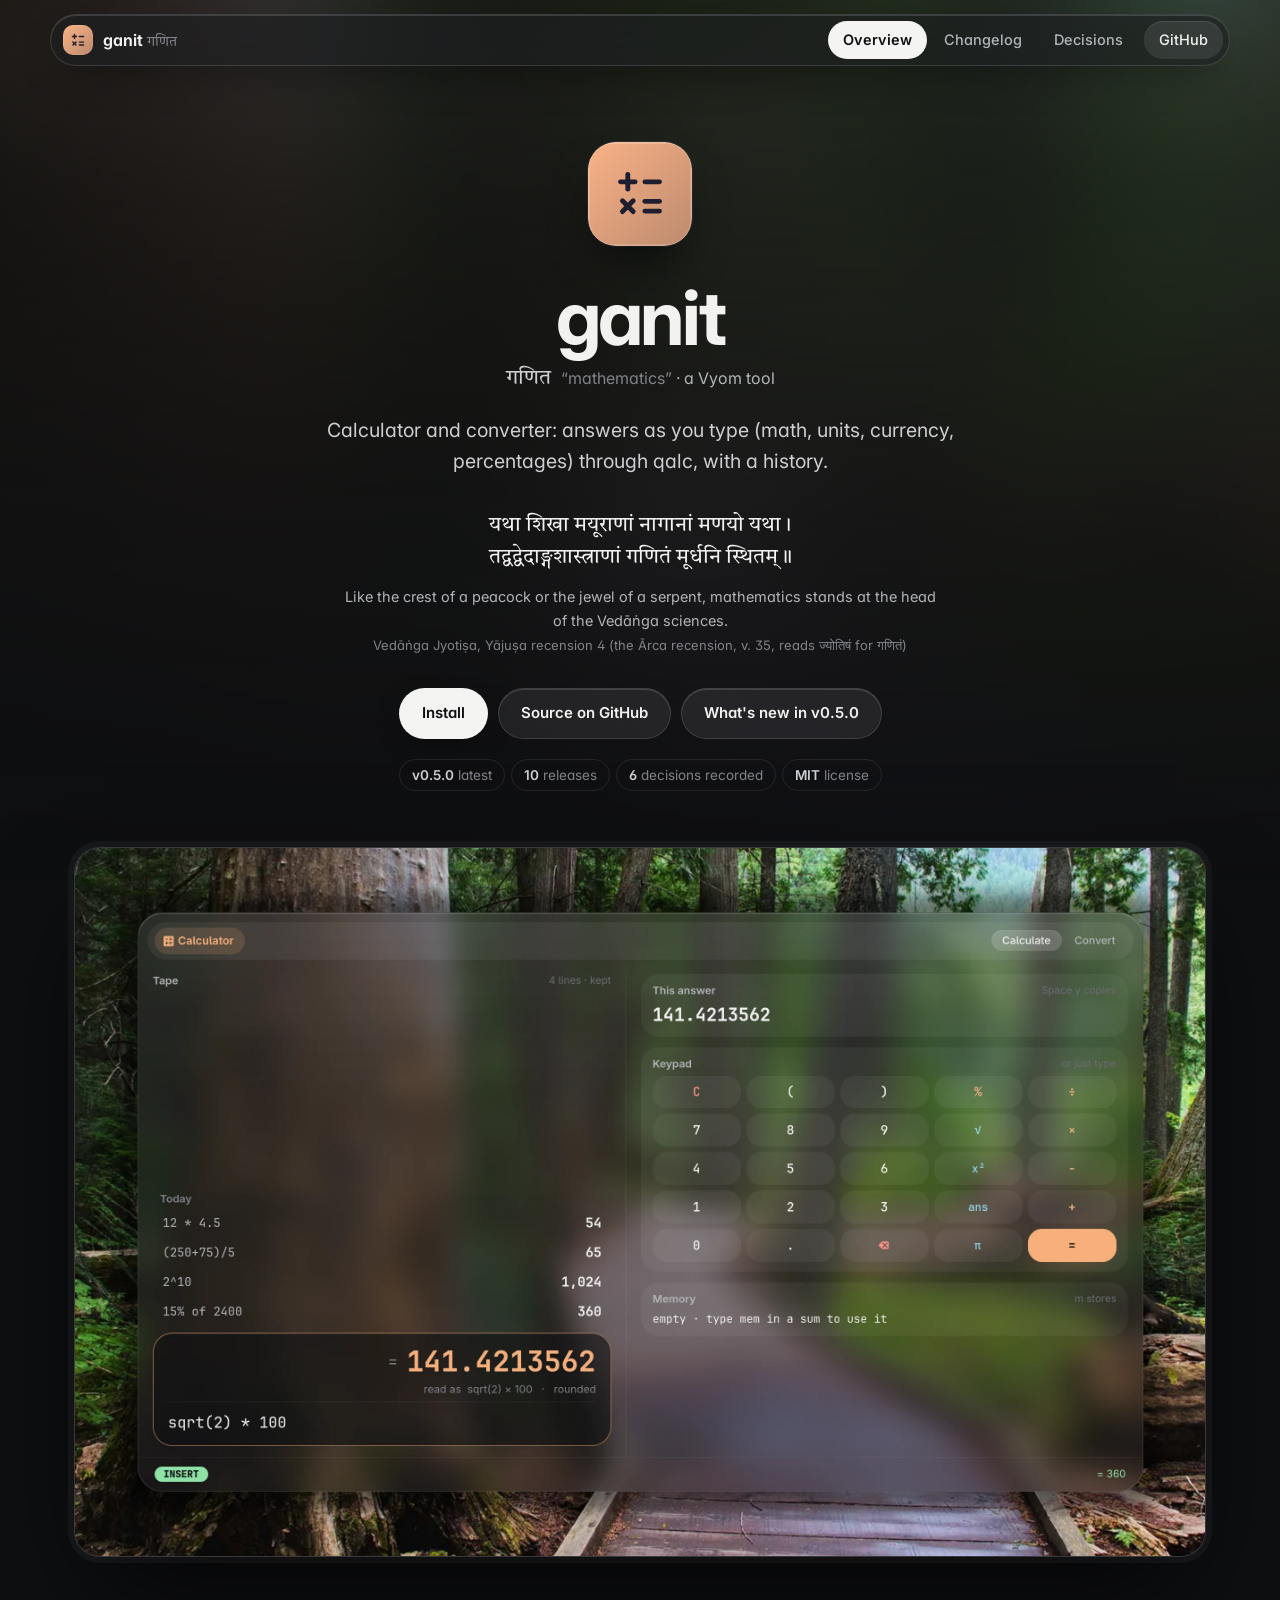
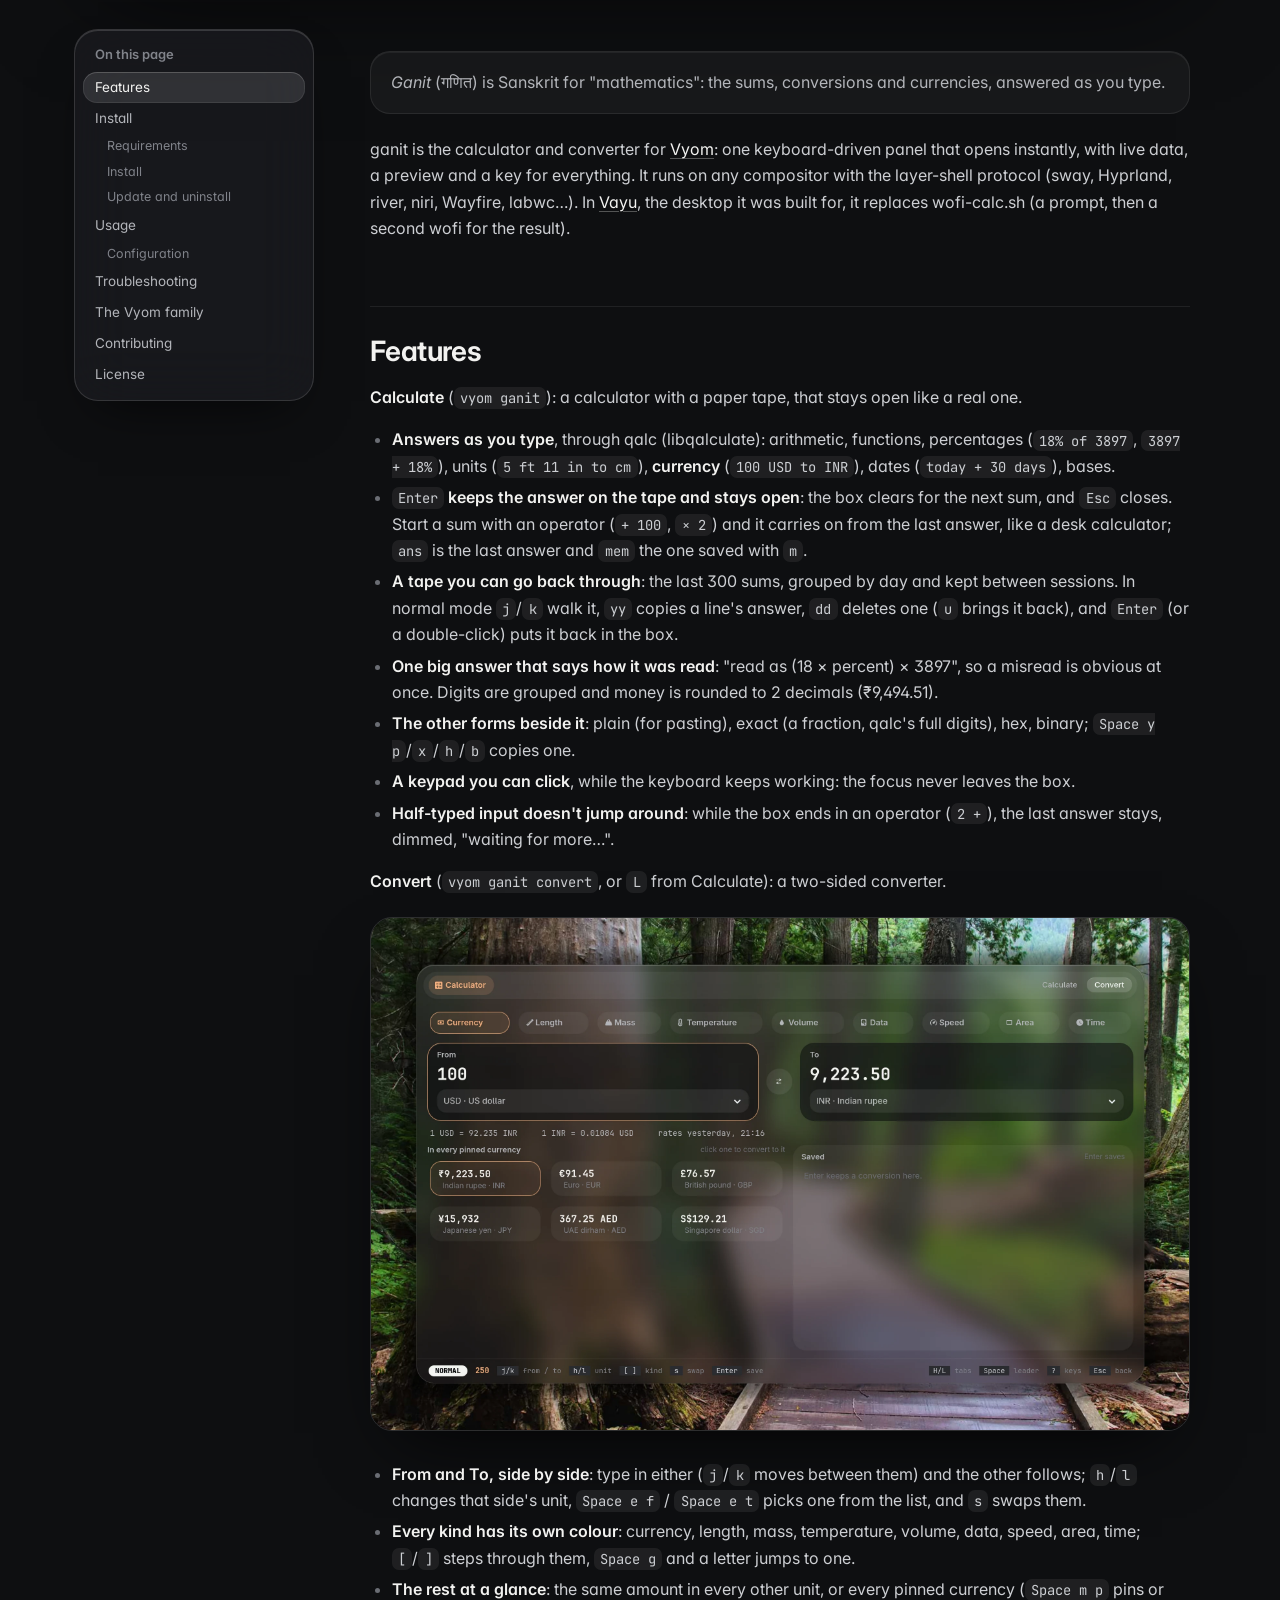
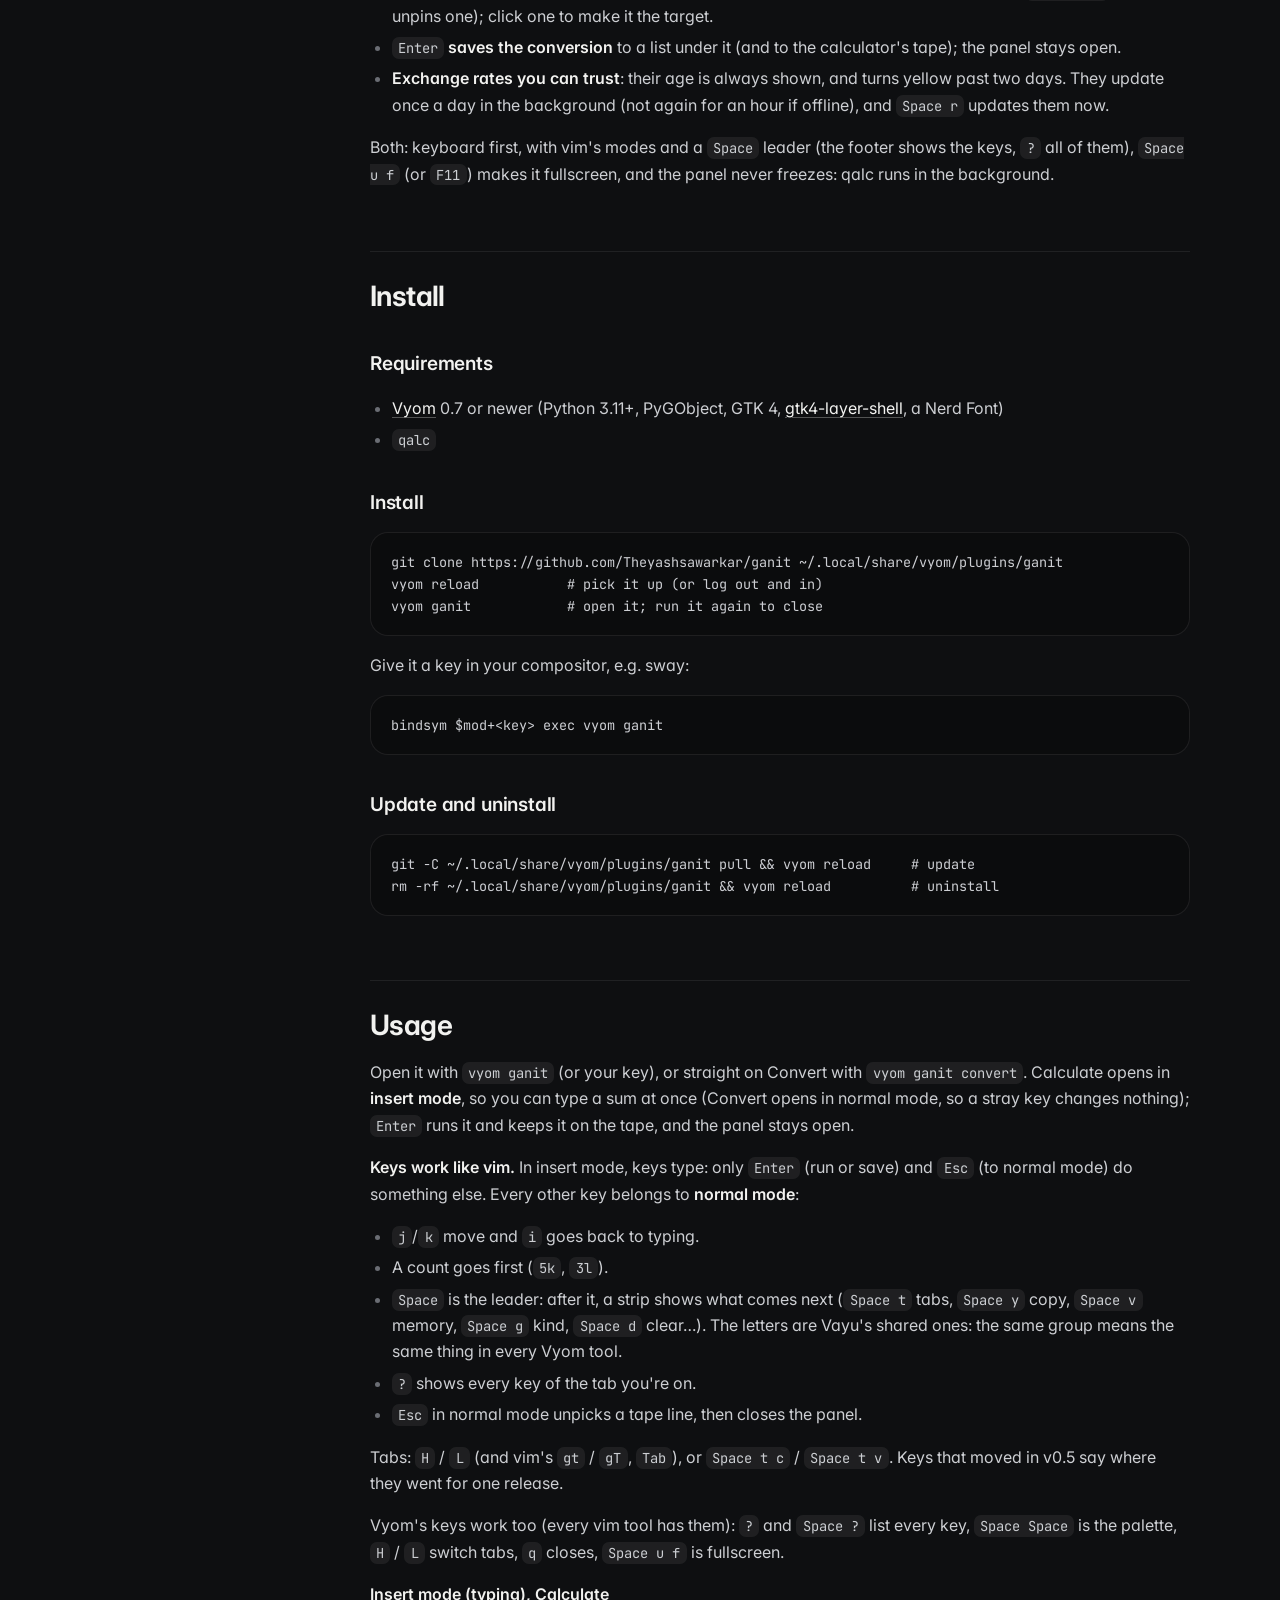
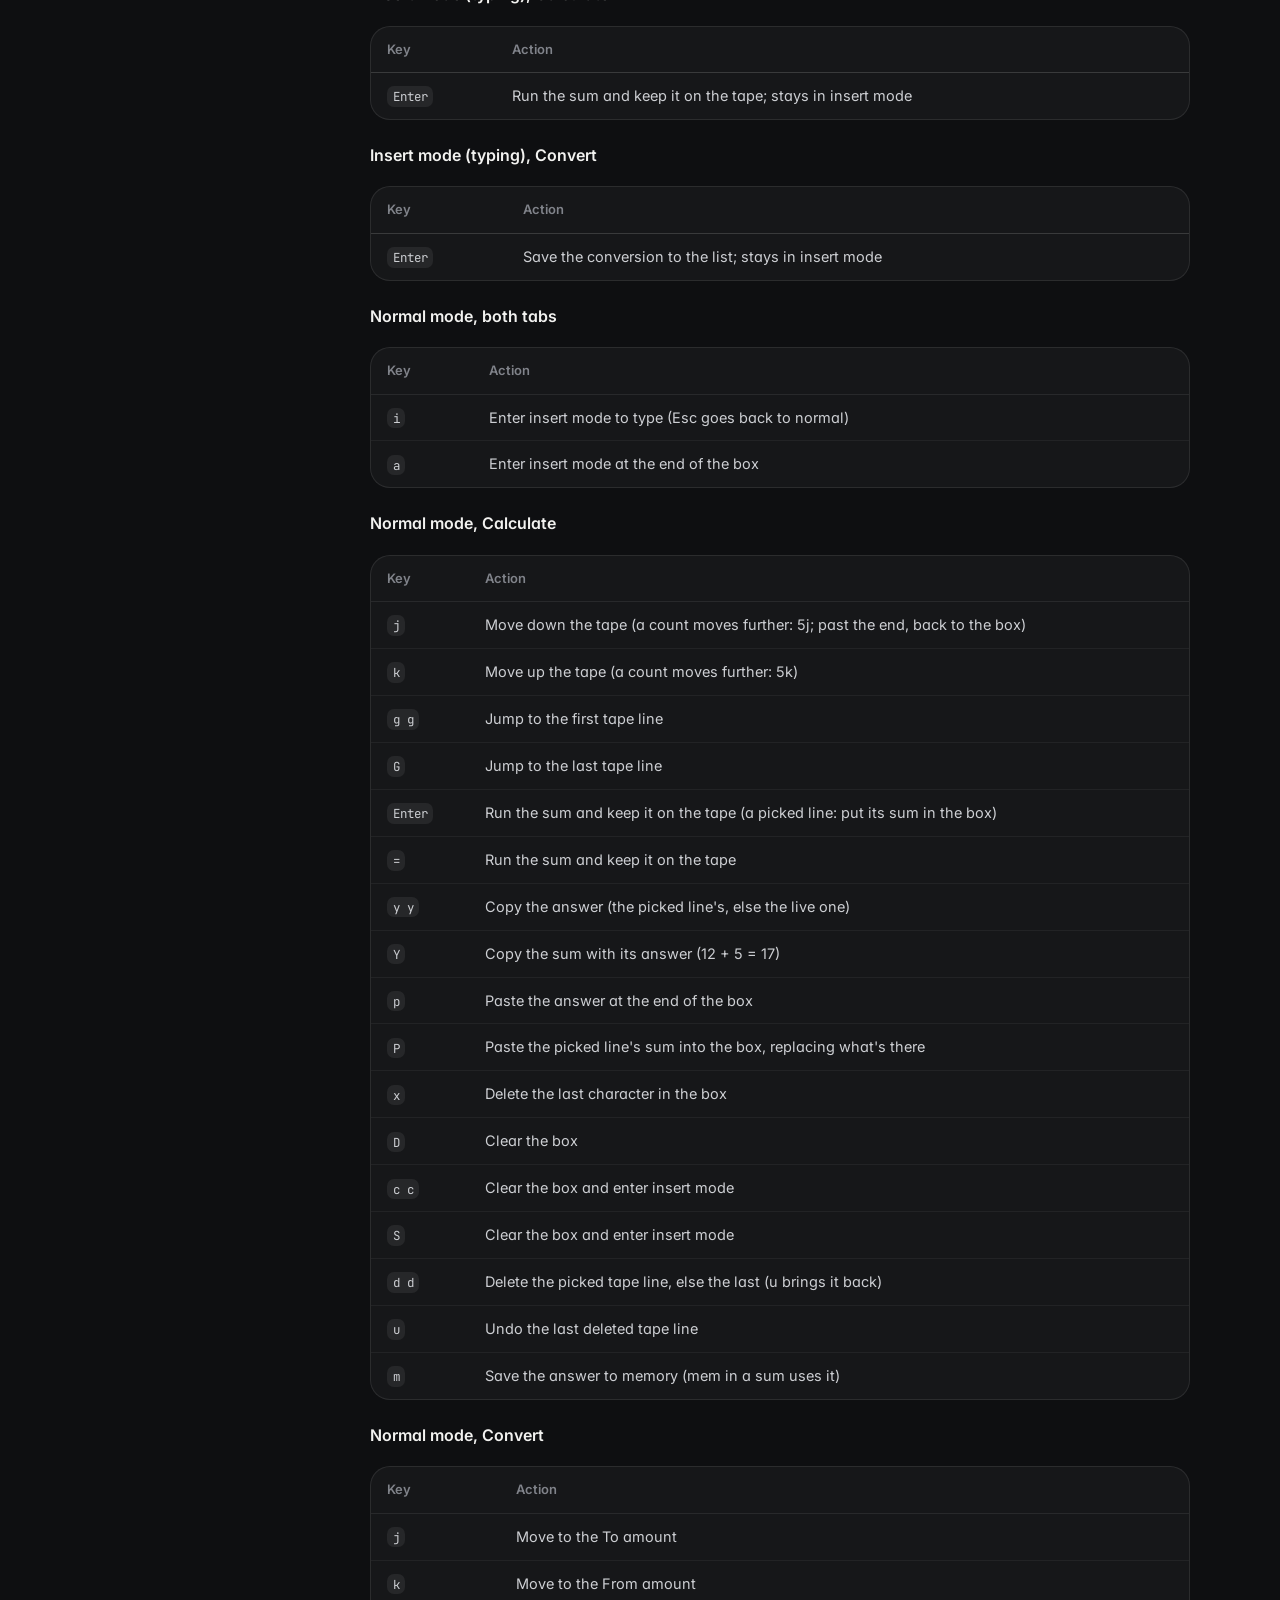
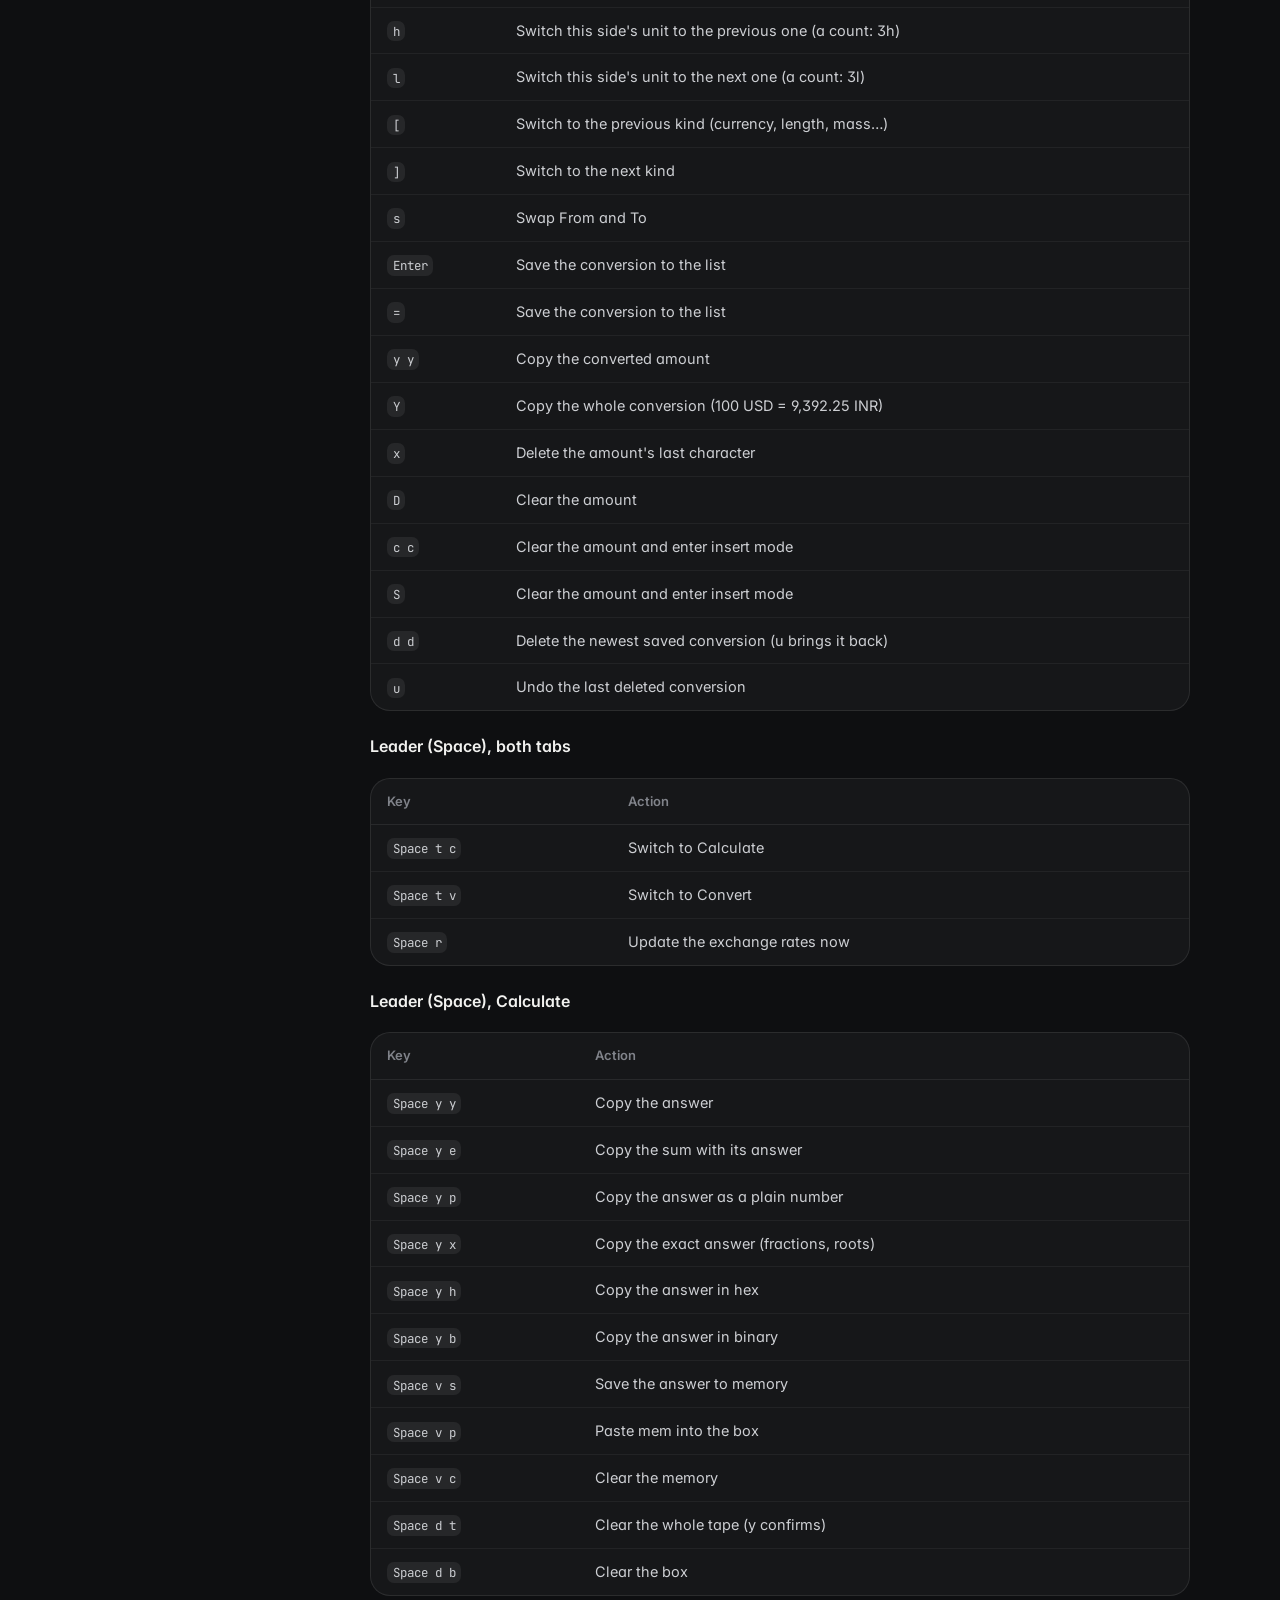
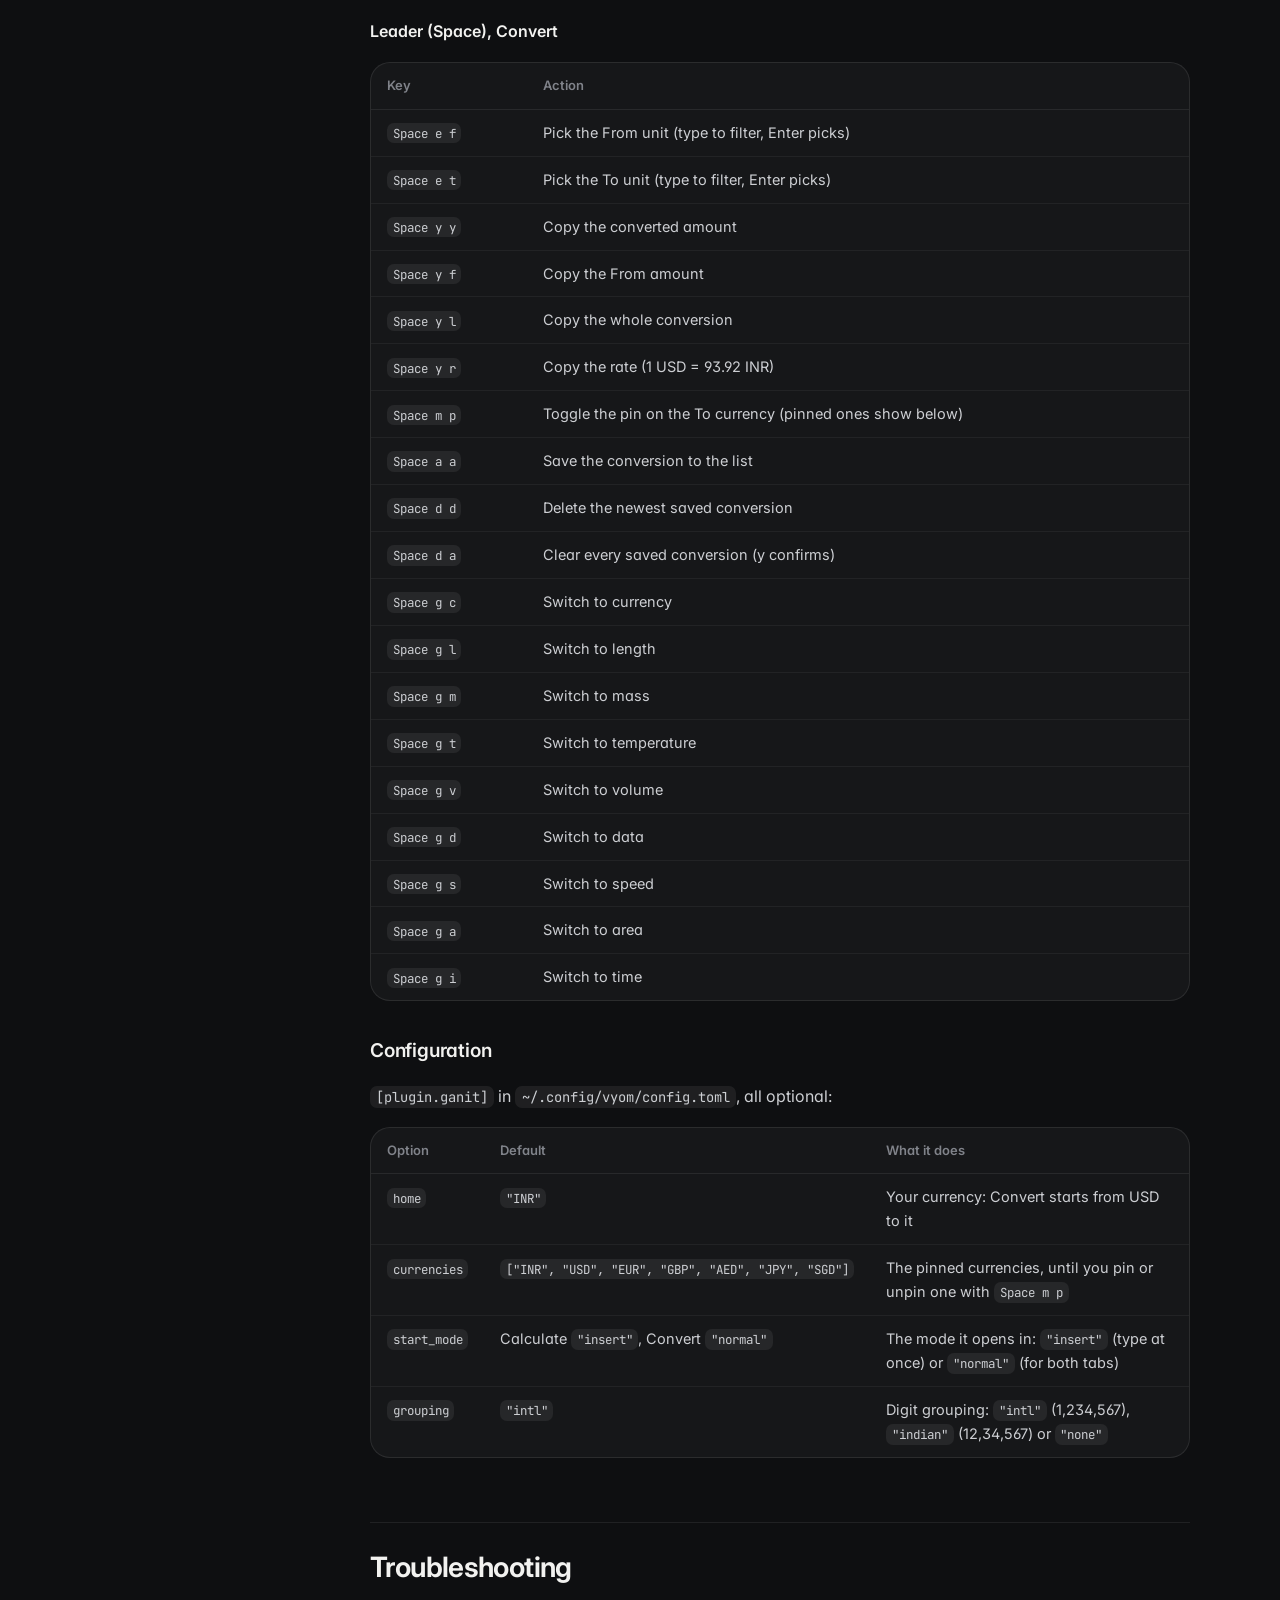
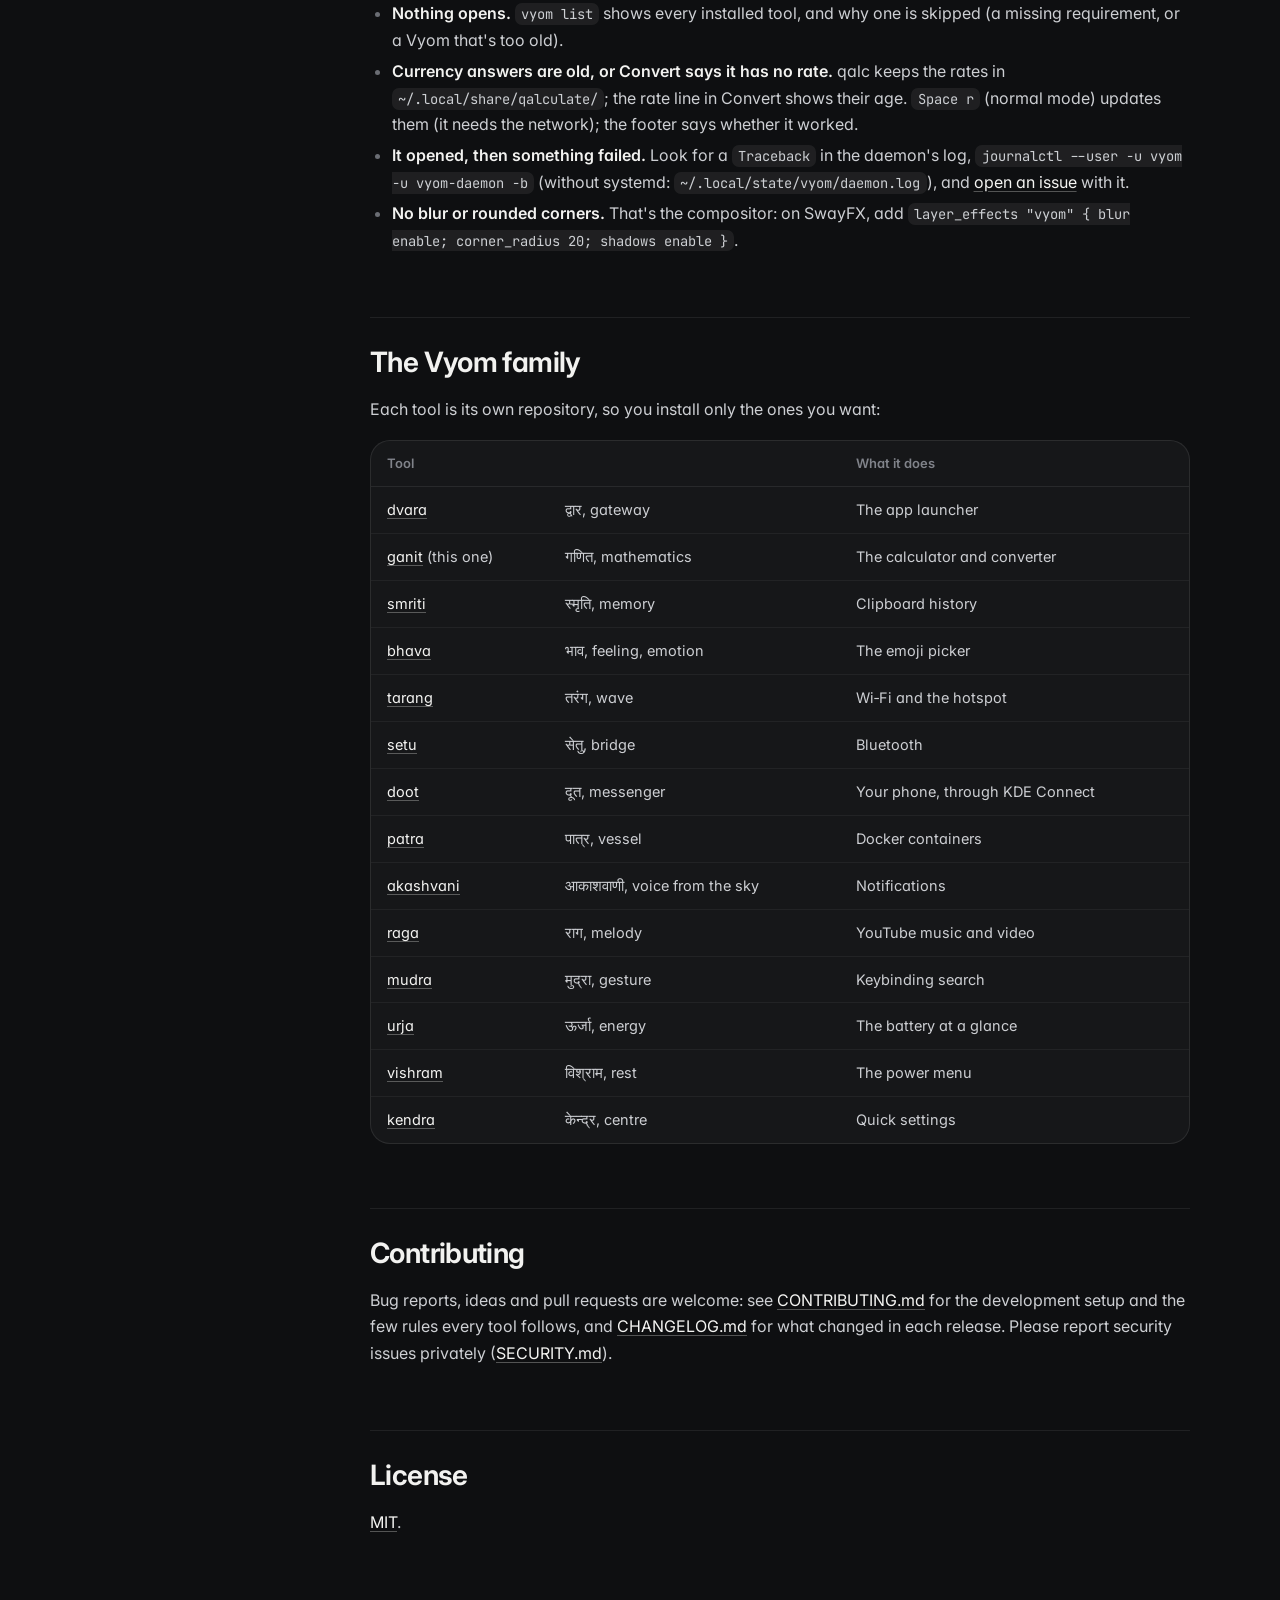
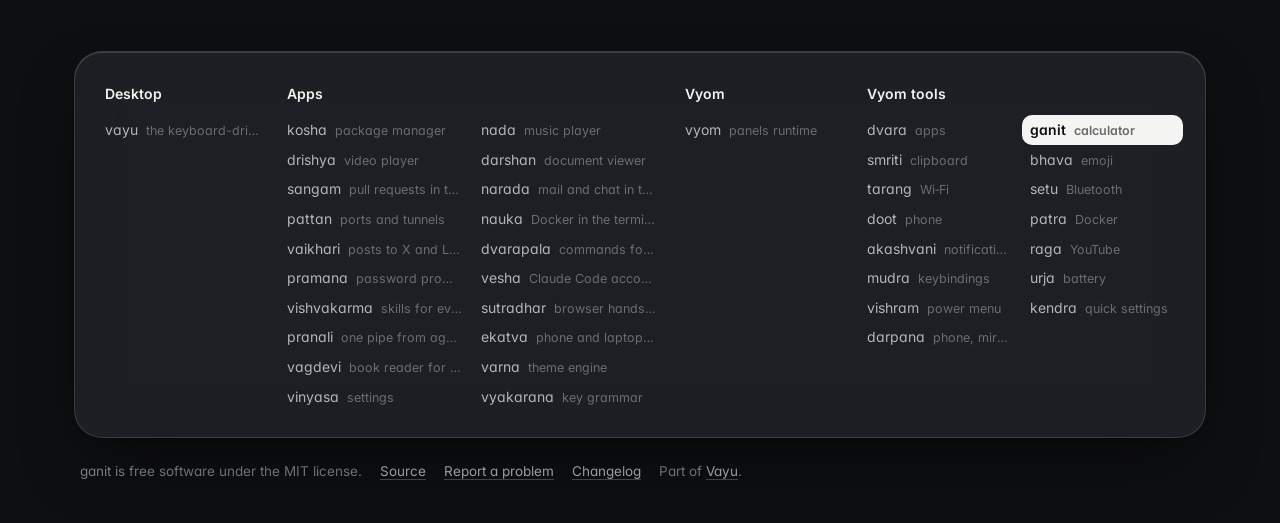
<file: docs/index.html>
<!doctype html>
<html lang="en">
<head>
<meta charset="utf-8">
<meta name="viewport" content="width=device-width, initial-scale=1">
<title>ganit · Calculator and converter: answers as you type (math, units, currency, percentages) through qalc, with a history.</title>
<meta name="description" content="Calculator and converter: answers as you type (math, units, currency, percentages) through qalc, with a history.">
<meta property="og:title" content="ganit · Calculator and converter: answers as you type (math, units, currency, percentages) through qalc, with a history.">
<meta property="og:description" content="Calculator and converter: answers as you type (math, units, currency, percentages) through qalc, with a history.">
<meta name="theme-color" content="#0e0f11">
<link rel="icon" href="assets/logo.svg" type="image/svg+xml">
<link rel="preconnect" href="https://fonts.googleapis.com">
<link rel="preconnect" href="https://fonts.gstatic.com" crossorigin>
<link href="https://fonts.googleapis.com/css2?family=Inter:wght@400;500;600;700&family=JetBrains+Mono:wght@400;500;600&family=Tiro+Devanagari+Sanskrit&display=swap" rel="stylesheet">
<link rel="stylesheet" href="assets/site.css">
<style>:root{--tool:#f7b07d}.backdrop:before{background-image:url("assets/screenshots/ganit.webp")}</style>
</head>
<body class="home">
<div class="backdrop" aria-hidden="true"></div>
<header class="top"><div class="in">
<a class="brand" href="index.html"><img src="assets/logo.svg" alt=""><span>ganit <small>गणित</small></span></a>
<nav><a href="index.html" class="on">Overview</a><a href="changelog.html" class="">Changelog</a><a href="adr/index.html" class=" hide">Decisions</a><a class="gh" href="https://github.com/Theyashsawarkar/ganit">GitHub</a></nav></div></header>
<header class="hero">
<img class="logo" src="assets/logo.svg" alt="ganit logo" width="104" height="104">
<h1>ganit</h1>
<div class="sa"><b lang="sa">गणित</b> <i>“mathematics”</i> · a Vyom tool</div>
<p class="lead">Calculator and converter: answers as you type (math, units, currency, percentages) through qalc, with a history.</p>
<figure class="shloka"><p lang="sa">यथा शिखा मयूराणां नागानां मणयो यथा ।<br>तद्वद्वेदाङ्गशास्त्राणां गणितं मूर्धनि स्थितम् ॥</p><figcaption>Like the crest of a peacock or the jewel of a serpent, mathematics stands at the head of the Vedāṅga sciences. <cite>Vedāṅga Jyotiṣa, Yājuṣa recension 4 (the Ārca recension, v. 35, reads ज्योतिषं for गणितं)</cite></figcaption></figure>
<div class="cta"><a class="btn primary" href="#install">Install</a><a class="btn" href="https://github.com/Theyashsawarkar/ganit">Source on GitHub</a><a class="btn" href="changelog.html">What's new in v0.5.0</a></div>
<div class="meta"><span><b>v0.5.0</b> latest</span><span><b>10</b> releases</span><span><b>6</b> decisions recorded</span><span><b>MIT</b> license</span></div>
</header>
<figure class="shot"><img src="assets/screenshots/ganit.webp" alt="ganit's Calculate tab: four sums on the tape, sqrt(2) * 100 being typed with its answer in big digits, the keypad and memory on the right" fetchpriority="high"></figure>
<div class="wrap"><aside class="toc"><b>On this page</b><a class="l2" href="#features">Features</a><a class="l2" href="#install">Install</a><a class="l3" href="#requirements">Requirements</a><a class="l3" href="#install">Install</a><a class="l3" href="#update-and-uninstall">Update and uninstall</a><a class="l2" href="#usage">Usage</a><a class="l3" href="#configuration">Configuration</a><a class="l2" href="#troubleshooting">Troubleshooting</a><a class="l2" href="#the-vyom-family">The Vyom family</a><a class="l2" href="#contributing">Contributing</a><a class="l2" href="#license">License</a></aside><article>
<blockquote><p><em>Ganit</em> (गणित) is Sanskrit for "mathematics": the sums, conversions and currencies, answered as you type.</p></blockquote>
<p>ganit is the calculator and converter for <a href="https://github.com/Theyashsawarkar/vyom">Vyom</a>: one keyboard-driven panel that opens instantly, with live data, a preview and a key for everything. It runs on any compositor with the layer-shell protocol (sway, Hyprland, river, niri, Wayfire, labwc…). In <a href="https://github.com/Theyashsawarkar/vayu">Vayu</a>, the desktop it was built for, it replaces wofi-calc.sh (a prompt, then a second wofi for the result).</p>
<h2 id="features"><a class="anchor" href="#features">#</a>Features</h2>
<p><strong>Calculate</strong> (<code>vyom ganit</code>): a calculator with a paper tape, that stays open like a real one.</p>
<ul><li><strong>Answers as you type</strong>, through qalc (libqalculate): arithmetic, functions, percentages (<code>18% of 3897</code>, <code>3897 + 18%</code>), units (<code>5 ft 11 in to cm</code>), <strong>currency</strong> (<code>100 USD to INR</code>), dates (<code>today + 30 days</code>), bases.</li><li><strong><code>Enter</code> keeps the answer on the tape and stays open</strong>: the box clears for the next sum, and <code>Esc</code> closes. Start a sum with an operator (<code>+ 100</code>, <code>× 2</code>) and it carries on from the last answer, like a desk calculator; <code>ans</code> is the last answer and <code>mem</code> the one saved with <code>m</code>.</li><li><strong>A tape you can go back through</strong>: the last 300 sums, grouped by day and kept between sessions. In normal mode <code>j</code>/<code>k</code> walk it, <code>yy</code> copies a line's answer, <code>dd</code> deletes one (<code>u</code> brings it back), and <code>Enter</code> (or a double-click) puts it back in the box.</li><li><strong>One big answer that says how it was read</strong>: "read as (18 × percent) × 3897", so a misread is obvious at once. Digits are grouped and money is rounded to 2 decimals (₹9,494.51).</li><li><strong>The other forms beside it</strong>: plain (for pasting), exact (a fraction, qalc's full digits), hex, binary; <code>Space y p</code>/<code>x</code>/<code>h</code>/<code>b</code> copies one.</li><li><strong>A keypad you can click</strong>, while the keyboard keeps working: the focus never leaves the box.</li><li><strong>Half-typed input doesn't jump around</strong>: while the box ends in an operator (<code>2 +</code>), the last answer stays, dimmed, "waiting for more…".</li></ul>
<p><strong>Convert</strong> (<code>vyom ganit convert</code>, or <code>L</code> from Calculate): a two-sided converter.</p>
<p align="center"><img alt="ganit's Convert tab: 100 US dollars in Indian rupees, the rate both ways, the amount in every pinned currency, and the saved conversions" src="assets/screenshots/ganit-convert.webp" width="100%"></p>
<ul><li><strong>From and To, side by side</strong>: type in either (<code>j</code>/<code>k</code> moves between them) and the other follows; <code>h</code>/<code>l</code> changes that side's unit, <code>Space e f</code> / <code>Space e t</code> picks one from the list, and <code>s</code> swaps them.</li><li><strong>Every kind has its own colour</strong>: currency, length, mass, temperature, volume, data, speed, area, time; <code>[</code>/<code>]</code> steps through them, <code>Space g</code> and a letter jumps to one.</li><li><strong>The rest at a glance</strong>: the same amount in every other unit, or every pinned currency (<code>Space m p</code> pins or unpins one); click one to make it the target.</li><li><strong><code>Enter</code> saves the conversion</strong> to a list under it (and to the calculator's tape); the panel stays open.</li><li><strong>Exchange rates you can trust</strong>: their age is always shown, and turns yellow past two days. They update once a day in the background (not again for an hour if offline), and <code>Space r</code> updates them now.</li></ul>
<p>Both: keyboard first, with vim's modes and a <code>Space</code> leader (the footer shows the keys, <code>?</code> all of them), <code>Space u f</code> (or <code>F11</code>) makes it fullscreen, and the panel never freezes: qalc runs in the background.</p>
<h2 id="install"><a class="anchor" href="#install">#</a>Install</h2>
<h3 id="requirements"><a class="anchor" href="#requirements">#</a>Requirements</h3>
<ul><li><a href="https://github.com/Theyashsawarkar/vyom">Vyom</a> 0.7 or newer (Python 3.11+, PyGObject, GTK 4, <a href="https://github.com/wmww/gtk4-layer-shell">gtk4-layer-shell</a>, a Nerd Font)</li><li><code>qalc</code></li></ul>
<h3 id="install"><a class="anchor" href="#install">#</a>Install</h3>
<pre class="code" data-lang="sh"><code>git clone https://github.com/Theyashsawarkar/ganit ~/.local/share/vyom/plugins/ganit
vyom reload           # pick it up (or log out and in)
vyom ganit            # open it; run it again to close</code></pre>
<p>Give it a key in your compositor, e.g. sway:</p>
<pre class="code" data-lang="sh"><code>bindsym $mod+&lt;key&gt; exec vyom ganit</code></pre>
<h3 id="update-and-uninstall"><a class="anchor" href="#update-and-uninstall">#</a>Update and uninstall</h3>
<pre class="code" data-lang="sh"><code>git -C ~/.local/share/vyom/plugins/ganit pull &amp;&amp; vyom reload     # update
rm -rf ~/.local/share/vyom/plugins/ganit &amp;&amp; vyom reload          # uninstall</code></pre>
<h2 id="usage"><a class="anchor" href="#usage">#</a>Usage</h2>
<p>Open it with <code>vyom ganit</code> (or your key), or straight on Convert with <code>vyom ganit convert</code>. Calculate opens in <strong>insert mode</strong>, so you can type a sum at once (Convert opens in normal mode, so a stray key changes nothing); <code>Enter</code> runs it and keeps it on the tape, and the panel stays open.</p>
<p><strong>Keys work like vim.</strong> In insert mode, keys type: only <code>Enter</code> (run or save) and <code>Esc</code> (to normal mode) do something else. Every other key belongs to <strong>normal mode</strong>:</p>
<ul><li><code>j</code>/<code>k</code> move and <code>i</code> goes back to typing.</li><li>A count goes first (<code>5k</code>, <code>3l</code>).</li><li><code>Space</code> is the leader: after it, a strip shows what comes next (<code>Space t</code> tabs, <code>Space y</code> copy, <code>Space v</code> memory, <code>Space g</code> kind, <code>Space d</code> clear…). The letters are Vayu's shared ones: the same group means the same thing in every Vyom tool.</li><li><code>?</code> shows every key of the tab you're on.</li><li><code>Esc</code> in normal mode unpicks a tape line, then closes the panel.</li></ul>
<p>Tabs: <code>H</code> / <code>L</code> (and vim's <code>gt</code> / <code>gT</code>, <code>Tab</code>), or <code>Space t c</code> / <code>Space t v</code>. Keys that moved in v0.5 say where they went for one release.</p>
<!-- KEYS (generated by scripts/keybinds.py from ganit/vim.py) -->
<p>Vyom's keys work too (every vim tool has them): <code>?</code> and <code>Space ?</code> list every key, <code>Space Space</code> is the palette, <code>H</code> / <code>L</code> switch tabs, <code>q</code> closes, <code>Space u f</code> is fullscreen.</p>
<p><strong>Insert mode (typing), Calculate</strong></p>
<div class="table"><table><thead><tr><th>Key</th><th>Action</th></tr></thead><tbody><tr><td><code>Enter</code></td><td>Run the sum and keep it on the tape; stays in insert mode</td></tr></tbody></table></div>
<p><strong>Insert mode (typing), Convert</strong></p>
<div class="table"><table><thead><tr><th>Key</th><th>Action</th></tr></thead><tbody><tr><td><code>Enter</code></td><td>Save the conversion to the list; stays in insert mode</td></tr></tbody></table></div>
<p><strong>Normal mode, both tabs</strong></p>
<div class="table"><table><thead><tr><th>Key</th><th>Action</th></tr></thead><tbody><tr><td><code>i</code></td><td>Enter insert mode to type (Esc goes back to normal)</td></tr><tr><td><code>a</code></td><td>Enter insert mode at the end of the box</td></tr></tbody></table></div>
<p><strong>Normal mode, Calculate</strong></p>
<div class="table"><table><thead><tr><th>Key</th><th>Action</th></tr></thead><tbody><tr><td><code>j</code></td><td>Move down the tape (a count moves further: 5j; past the end, back to the box)</td></tr><tr><td><code>k</code></td><td>Move up the tape (a count moves further: 5k)</td></tr><tr><td><code>g g</code></td><td>Jump to the first tape line</td></tr><tr><td><code>G</code></td><td>Jump to the last tape line</td></tr><tr><td><code>Enter</code></td><td>Run the sum and keep it on the tape (a picked line: put its sum in the box)</td></tr><tr><td><code>=</code></td><td>Run the sum and keep it on the tape</td></tr><tr><td><code>y y</code></td><td>Copy the answer (the picked line's, else the live one)</td></tr><tr><td><code>Y</code></td><td>Copy the sum with its answer (12 + 5 = 17)</td></tr><tr><td><code>p</code></td><td>Paste the answer at the end of the box</td></tr><tr><td><code>P</code></td><td>Paste the picked line's sum into the box, replacing what's there</td></tr><tr><td><code>x</code></td><td>Delete the last character in the box</td></tr><tr><td><code>D</code></td><td>Clear the box</td></tr><tr><td><code>c c</code></td><td>Clear the box and enter insert mode</td></tr><tr><td><code>S</code></td><td>Clear the box and enter insert mode</td></tr><tr><td><code>d d</code></td><td>Delete the picked tape line, else the last (u brings it back)</td></tr><tr><td><code>u</code></td><td>Undo the last deleted tape line</td></tr><tr><td><code>m</code></td><td>Save the answer to memory (mem in a sum uses it)</td></tr></tbody></table></div>
<p><strong>Normal mode, Convert</strong></p>
<div class="table"><table><thead><tr><th>Key</th><th>Action</th></tr></thead><tbody><tr><td><code>j</code></td><td>Move to the To amount</td></tr><tr><td><code>k</code></td><td>Move to the From amount</td></tr><tr><td><code>h</code></td><td>Switch this side's unit to the previous one (a count: 3h)</td></tr><tr><td><code>l</code></td><td>Switch this side's unit to the next one (a count: 3l)</td></tr><tr><td><code>[</code></td><td>Switch to the previous kind (currency, length, mass…)</td></tr><tr><td><code>]</code></td><td>Switch to the next kind</td></tr><tr><td><code>s</code></td><td>Swap From and To</td></tr><tr><td><code>Enter</code></td><td>Save the conversion to the list</td></tr><tr><td><code>=</code></td><td>Save the conversion to the list</td></tr><tr><td><code>y y</code></td><td>Copy the converted amount</td></tr><tr><td><code>Y</code></td><td>Copy the whole conversion (100 USD = 9,392.25 INR)</td></tr><tr><td><code>x</code></td><td>Delete the amount's last character</td></tr><tr><td><code>D</code></td><td>Clear the amount</td></tr><tr><td><code>c c</code></td><td>Clear the amount and enter insert mode</td></tr><tr><td><code>S</code></td><td>Clear the amount and enter insert mode</td></tr><tr><td><code>d d</code></td><td>Delete the newest saved conversion (u brings it back)</td></tr><tr><td><code>u</code></td><td>Undo the last deleted conversion</td></tr></tbody></table></div>
<p><strong>Leader (Space), both tabs</strong></p>
<div class="table"><table><thead><tr><th>Key</th><th>Action</th></tr></thead><tbody><tr><td><code>Space t c</code></td><td>Switch to Calculate</td></tr><tr><td><code>Space t v</code></td><td>Switch to Convert</td></tr><tr><td><code>Space r</code></td><td>Update the exchange rates now</td></tr></tbody></table></div>
<p><strong>Leader (Space), Calculate</strong></p>
<div class="table"><table><thead><tr><th>Key</th><th>Action</th></tr></thead><tbody><tr><td><code>Space y y</code></td><td>Copy the answer</td></tr><tr><td><code>Space y e</code></td><td>Copy the sum with its answer</td></tr><tr><td><code>Space y p</code></td><td>Copy the answer as a plain number</td></tr><tr><td><code>Space y x</code></td><td>Copy the exact answer (fractions, roots)</td></tr><tr><td><code>Space y h</code></td><td>Copy the answer in hex</td></tr><tr><td><code>Space y b</code></td><td>Copy the answer in binary</td></tr><tr><td><code>Space v s</code></td><td>Save the answer to memory</td></tr><tr><td><code>Space v p</code></td><td>Paste mem into the box</td></tr><tr><td><code>Space v c</code></td><td>Clear the memory</td></tr><tr><td><code>Space d t</code></td><td>Clear the whole tape (y confirms)</td></tr><tr><td><code>Space d b</code></td><td>Clear the box</td></tr></tbody></table></div>
<p><strong>Leader (Space), Convert</strong></p>
<div class="table"><table><thead><tr><th>Key</th><th>Action</th></tr></thead><tbody><tr><td><code>Space e f</code></td><td>Pick the From unit (type to filter, Enter picks)</td></tr><tr><td><code>Space e t</code></td><td>Pick the To unit (type to filter, Enter picks)</td></tr><tr><td><code>Space y y</code></td><td>Copy the converted amount</td></tr><tr><td><code>Space y f</code></td><td>Copy the From amount</td></tr><tr><td><code>Space y l</code></td><td>Copy the whole conversion</td></tr><tr><td><code>Space y r</code></td><td>Copy the rate (1 USD = 93.92 INR)</td></tr><tr><td><code>Space m p</code></td><td>Toggle the pin on the To currency (pinned ones show below)</td></tr><tr><td><code>Space a a</code></td><td>Save the conversion to the list</td></tr><tr><td><code>Space d d</code></td><td>Delete the newest saved conversion</td></tr><tr><td><code>Space d a</code></td><td>Clear every saved conversion (y confirms)</td></tr><tr><td><code>Space g c</code></td><td>Switch to currency</td></tr><tr><td><code>Space g l</code></td><td>Switch to length</td></tr><tr><td><code>Space g m</code></td><td>Switch to mass</td></tr><tr><td><code>Space g t</code></td><td>Switch to temperature</td></tr><tr><td><code>Space g v</code></td><td>Switch to volume</td></tr><tr><td><code>Space g d</code></td><td>Switch to data</td></tr><tr><td><code>Space g s</code></td><td>Switch to speed</td></tr><tr><td><code>Space g a</code></td><td>Switch to area</td></tr><tr><td><code>Space g i</code></td><td>Switch to time</td></tr></tbody></table></div>
<!-- END KEYS -->
<h3 id="configuration"><a class="anchor" href="#configuration">#</a>Configuration</h3>
<p><code>[plugin.ganit]</code> in <code>~/.config/vyom/config.toml</code>, all optional:</p>
<div class="table"><table><thead><tr><th>Option</th><th>Default</th><th>What it does</th></tr></thead><tbody><tr><td><code>home</code></td><td><code>&quot;INR&quot;</code></td><td>Your currency: Convert starts from USD to it</td></tr><tr><td><code>currencies</code></td><td><code>[&quot;INR&quot;, &quot;USD&quot;, &quot;EUR&quot;, &quot;GBP&quot;, &quot;AED&quot;, &quot;JPY&quot;, &quot;SGD&quot;]</code></td><td>The pinned currencies, until you pin or unpin one with <code>Space m p</code></td></tr><tr><td><code>start_mode</code></td><td>Calculate <code>&quot;insert&quot;</code>, Convert <code>&quot;normal&quot;</code></td><td>The mode it opens in: <code>&quot;insert&quot;</code> (type at once) or <code>&quot;normal&quot;</code> (for both tabs)</td></tr><tr><td><code>grouping</code></td><td><code>&quot;intl&quot;</code></td><td>Digit grouping: <code>&quot;intl&quot;</code> (1,234,567), <code>&quot;indian&quot;</code> (12,34,567) or <code>&quot;none&quot;</code></td></tr></tbody></table></div>
<h2 id="troubleshooting"><a class="anchor" href="#troubleshooting">#</a>Troubleshooting</h2>
<ul><li><strong>Nothing opens.</strong> <code>vyom list</code> shows every installed tool, and why one is skipped (a missing requirement, or a Vyom that's too old).</li><li><strong>Currency answers are old, or Convert says it has no rate.</strong> qalc keeps the rates in <code>~/.local/share/qalculate/</code>; the rate line in Convert shows their age. <code>Space r</code> (normal mode) updates them (it needs the network); the footer says whether it worked.</li><li><strong>It opened, then something failed.</strong> Look for a <code>Traceback</code> in the daemon's log, <code>journalctl --user -u vyom -u vyom-daemon -b</code> (without systemd: <code>~/.local/state/vyom/daemon.log</code>), and <a href="https://github.com/Theyashsawarkar/ganit/issues/new/choose">open an issue</a> with it.</li><li><strong>No blur or rounded corners.</strong> That's the compositor: on SwayFX, add <code>layer_effects &quot;vyom&quot; { blur enable; corner_radius 20; shadows enable }</code>.</li></ul>
<h2 id="the-vyom-family"><a class="anchor" href="#the-vyom-family">#</a>The Vyom family</h2>
<p>Each tool is its own repository, so you install only the ones you want:</p>
<div class="table"><table><thead><tr><th>Tool</th><th></th><th>What it does</th></tr></thead><tbody><tr><td><a href="https://github.com/Theyashsawarkar/dvara">dvara</a></td><td>द्वार, gateway</td><td>The app launcher</td></tr><tr><td><a href="https://github.com/Theyashsawarkar/ganit">ganit</a> (this one)</td><td>गणित, mathematics</td><td>The calculator and converter</td></tr><tr><td><a href="https://github.com/Theyashsawarkar/smriti">smriti</a></td><td>स्मृति, memory</td><td>Clipboard history</td></tr><tr><td><a href="https://github.com/Theyashsawarkar/bhava">bhava</a></td><td>भाव, feeling, emotion</td><td>The emoji picker</td></tr><tr><td><a href="https://github.com/Theyashsawarkar/tarang">tarang</a></td><td>तरंग, wave</td><td>Wi‑Fi and the hotspot</td></tr><tr><td><a href="https://github.com/Theyashsawarkar/setu">setu</a></td><td>सेतु, bridge</td><td>Bluetooth</td></tr><tr><td><a href="https://github.com/Theyashsawarkar/doot">doot</a></td><td>दूत, messenger</td><td>Your phone, through KDE Connect</td></tr><tr><td><a href="https://github.com/Theyashsawarkar/patra">patra</a></td><td>पात्र, vessel</td><td>Docker containers</td></tr><tr><td><a href="https://github.com/Theyashsawarkar/akashvani">akashvani</a></td><td>आकाशवाणी, voice from the sky</td><td>Notifications</td></tr><tr><td><a href="https://github.com/Theyashsawarkar/raga">raga</a></td><td>राग, melody</td><td>YouTube music and video</td></tr><tr><td><a href="https://github.com/Theyashsawarkar/mudra">mudra</a></td><td>मुद्रा, gesture</td><td>Keybinding search</td></tr><tr><td><a href="https://github.com/Theyashsawarkar/urja">urja</a></td><td>ऊर्जा, energy</td><td>The battery at a glance</td></tr><tr><td><a href="https://github.com/Theyashsawarkar/vishram">vishram</a></td><td>विश्राम, rest</td><td>The power menu</td></tr><tr><td><a href="https://github.com/Theyashsawarkar/kendra">kendra</a></td><td>केन्द्र, centre</td><td>Quick settings</td></tr></tbody></table></div>
<h2 id="contributing"><a class="anchor" href="#contributing">#</a>Contributing</h2>
<p>Bug reports, ideas and pull requests are welcome: see <a href="https://github.com/Theyashsawarkar/ganit/blob/main/CONTRIBUTING.md">CONTRIBUTING.md</a> for the development setup and the few rules every tool follows, and <a href="changelog.html">CHANGELOG.md</a> for what changed in each release. Please report security issues privately (<a href="https://github.com/Theyashsawarkar/ganit/blob/main/SECURITY.md">SECURITY.md</a>).</p>
<h2 id="license"><a class="anchor" href="#license">#</a>License</h2>
<p><a href="https://github.com/Theyashsawarkar/ganit/blob/main/LICENSE">MIT</a>.</p>
</article></div>
<footer><div class="in glass"><div class=""><h4>Desktop</h4><div class="list"><a href="https://vayu.theyashsawarkar.dev/" class="">vayu <span>the keyboard-driven Wayland desktop</span></a></div></div><div class="g2"><h4>Apps</h4><div class="list"><a href="https://kosha.theyashsawarkar.dev/" class="">kosha <span>package manager</span></a><a href="https://nada.theyashsawarkar.dev/" class="">nada <span>music player</span></a><a href="https://drishya.theyashsawarkar.dev/" class="">drishya <span>video player</span></a><a href="https://darshan.theyashsawarkar.dev/" class="">darshan <span>document viewer</span></a><a href="https://sangam.theyashsawarkar.dev/" class="">sangam <span>pull requests in the terminal</span></a><a href="https://narada.theyashsawarkar.dev/" class="">narada <span>mail and chat in the terminal</span></a><a href="https://pattan.theyashsawarkar.dev/" class="">pattan <span>ports and tunnels</span></a><a href="https://nauka.theyashsawarkar.dev/" class="">nauka <span>Docker in the terminal</span></a><a href="https://vaikhari.theyashsawarkar.dev/" class="">vaikhari <span>posts to X and LinkedIn</span></a><a href="https://dvarapala.theyashsawarkar.dev/" class="">dvarapala <span>commands for AI agents, approved</span></a><a href="https://pramana.theyashsawarkar.dev/" class="">pramana <span>password prompts</span></a><a href="https://vesha.theyashsawarkar.dev/" class="">vesha <span>Claude Code accounts</span></a><a href="https://vishvakarma.theyashsawarkar.dev/" class="">vishvakarma <span>skills for every AI agent</span></a><a href="https://sutradhar.theyashsawarkar.dev/" class="">sutradhar <span>browser hands for AI agents</span></a><a href="https://pranali.theyashsawarkar.dev/" class="">pranali <span>one pipe from agents to tools</span></a><a href="https://ekatva.theyashsawarkar.dev/" class="">ekatva <span>phone and laptop, linked</span></a><a href="https://vagdevi.theyashsawarkar.dev/" class="">vagdevi <span>book reader for Android</span></a><a href="https://varna.theyashsawarkar.dev/" class="">varna <span>theme engine</span></a><a href="https://vinyasa.theyashsawarkar.dev/" class="">vinyasa <span>settings</span></a><a href="https://vyakarana.theyashsawarkar.dev/" class="">vyakarana <span>key grammar</span></a></div></div><div class=""><h4>Vyom</h4><div class="list"><a href="https://vyom.theyashsawarkar.dev/" class="">vyom <span>panels runtime</span></a></div></div><div class="g2"><h4>Vyom tools</h4><div class="list"><a href="https://dvara.theyashsawarkar.dev/" class="">dvara <span>apps</span></a><a href="https://ganit.theyashsawarkar.dev/" class="me" aria-current="page">ganit <span>calculator</span></a><a href="https://smriti.theyashsawarkar.dev/" class="">smriti <span>clipboard</span></a><a href="https://bhava.theyashsawarkar.dev/" class="">bhava <span>emoji</span></a><a href="https://tarang.theyashsawarkar.dev/" class="">tarang <span>Wi‑Fi</span></a><a href="https://setu.theyashsawarkar.dev/" class="">setu <span>Bluetooth</span></a><a href="https://doot.theyashsawarkar.dev/" class="">doot <span>phone</span></a><a href="https://patra.theyashsawarkar.dev/" class="">patra <span>Docker</span></a><a href="https://akashvani.theyashsawarkar.dev/" class="">akashvani <span>notifications</span></a><a href="https://raga.theyashsawarkar.dev/" class="">raga <span>YouTube</span></a><a href="https://mudra.theyashsawarkar.dev/" class="">mudra <span>keybindings</span></a><a href="https://urja.theyashsawarkar.dev/" class="">urja <span>battery</span></a><a href="https://vishram.theyashsawarkar.dev/" class="">vishram <span>power menu</span></a><a href="https://kendra.theyashsawarkar.dev/" class="">kendra <span>quick settings</span></a><a href="https://darpana.theyashsawarkar.dev/" class="">darpana <span>phone, mirrored</span></a></div></div></div>
<div class="bottom"><span>ganit is free software under the MIT license.</span><a href="https://github.com/Theyashsawarkar/ganit">Source</a><a href="https://github.com/Theyashsawarkar/ganit/issues">Report a problem</a><a href="changelog.html">Changelog</a><span>Part of <a href="https://vayu.theyashsawarkar.dev/">Vayu</a>.</span></div></footer>
<script>
document.querySelectorAll('pre.code').forEach(p=>{const b=document.createElement('button');b.className='copy';b.type='button';b.textContent='Copy';
b.onclick=()=>{navigator.clipboard.writeText(p.querySelector('code').innerText).then(()=>{b.textContent='Copied';b.classList.add('done');setTimeout(()=>{b.textContent='Copy';b.classList.remove('done')},1400)})};p.appendChild(b)});
const links=[...document.querySelectorAll('.toc a')];if(links.length){const hs=links.map(a=>document.getElementById(a.hash.slice(1))).filter(Boolean);
const on=()=>{let cur=hs[0];for(const h of hs){if(h.getBoundingClientRect().top<120)cur=h}links.forEach(a=>a.classList.toggle('on',cur&&a.hash==='#'+cur.id))};
addEventListener('scroll',on,{passive:true});on()}
</script>
</body>
</html>
</file>
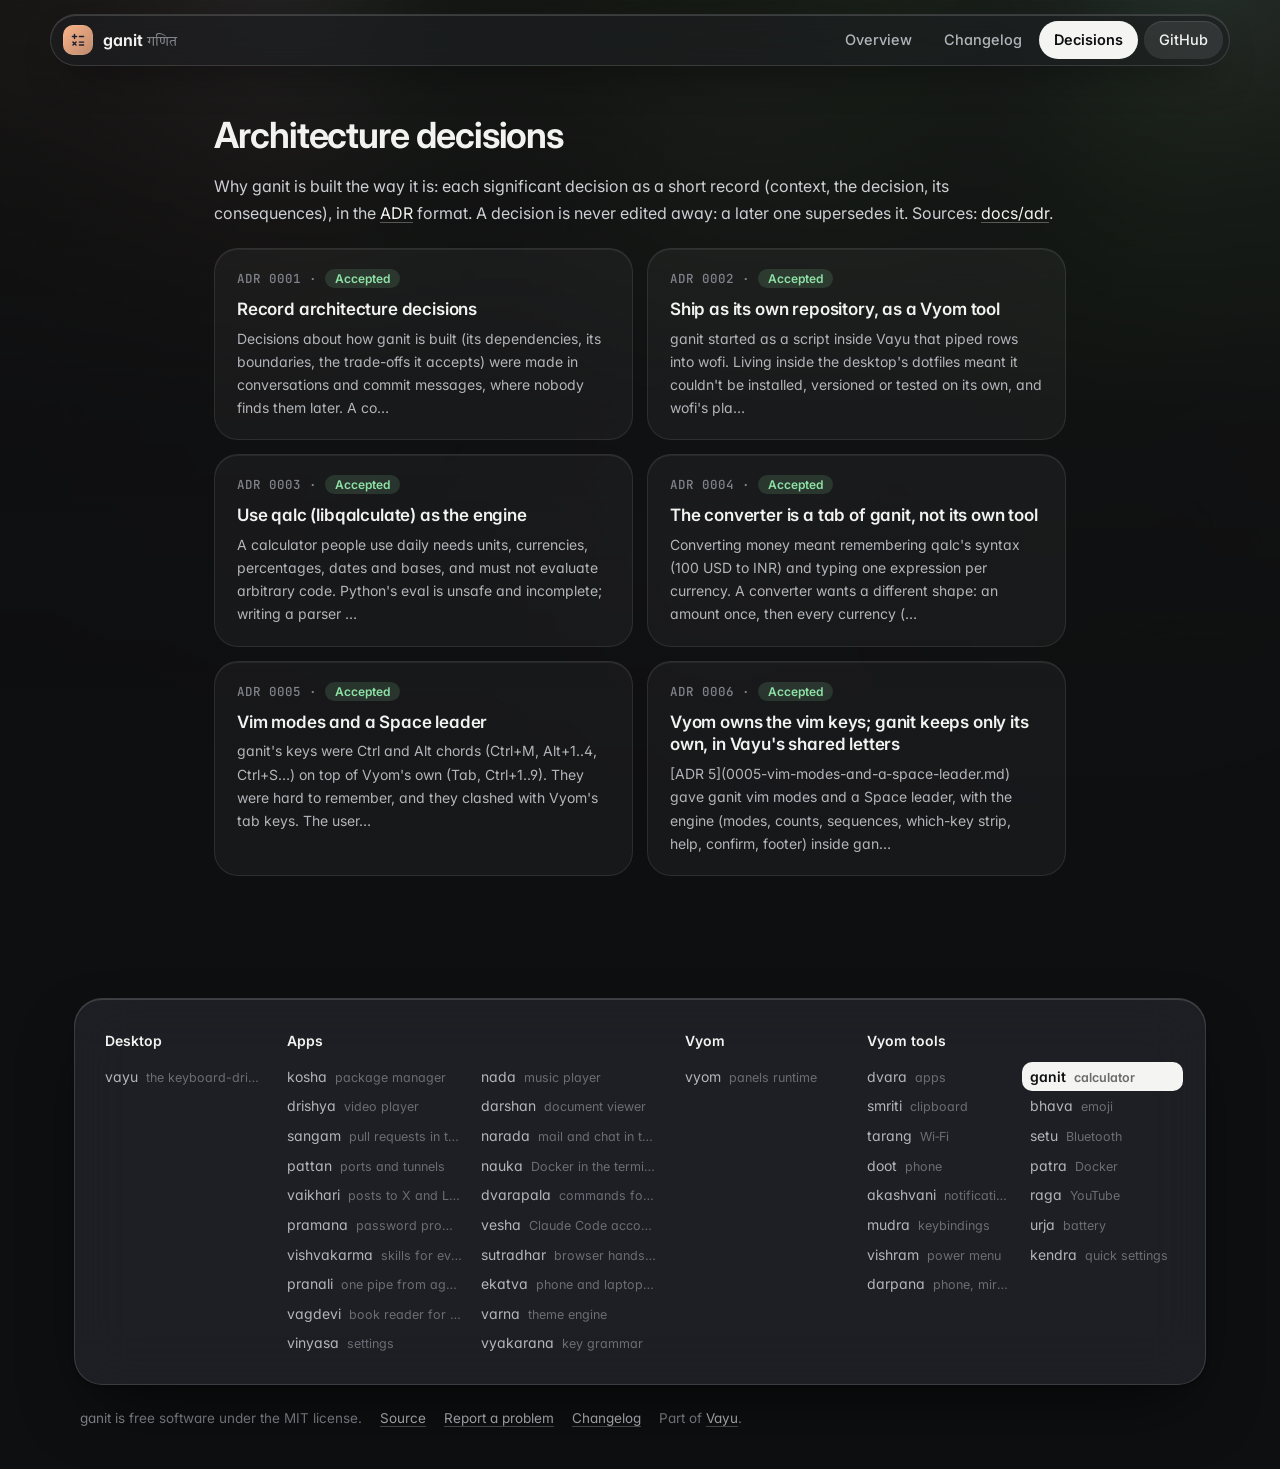
<file: docs/adr/index.html>
<!doctype html>
<html lang="en">
<head>
<meta charset="utf-8">
<meta name="viewport" content="width=device-width, initial-scale=1">
<title>Decisions · ganit</title>
<meta name="description" content="Calculator and converter: answers as you type (math, units, currency, percentages) through qalc, with a history.">
<meta property="og:title" content="Decisions · ganit">
<meta property="og:description" content="Calculator and converter: answers as you type (math, units, currency, percentages) through qalc, with a history.">
<meta name="theme-color" content="#0e0f11">
<link rel="icon" href="../assets/logo.svg" type="image/svg+xml">
<link rel="preconnect" href="https://fonts.googleapis.com">
<link rel="preconnect" href="https://fonts.gstatic.com" crossorigin>
<link href="https://fonts.googleapis.com/css2?family=Inter:wght@400;500;600;700&family=JetBrains+Mono:wght@400;500;600&family=Tiro+Devanagari+Sanskrit&display=swap" rel="stylesheet">
<link rel="stylesheet" href="../assets/site.css">
<style>:root{--tool:#f7b07d}.backdrop:before{background-image:url("../assets/screenshots/ganit.webp")}</style>
</head>
<body class="sub">
<div class="backdrop" aria-hidden="true"></div>
<header class="top"><div class="in">
<a class="brand" href="../index.html"><img src="../assets/logo.svg" alt=""><span>ganit <small>गणित</small></span></a>
<nav><a href="../index.html" class="">Overview</a><a href="../changelog.html" class="">Changelog</a><a href="../adr/index.html" class="on hide">Decisions</a><a class="gh" href="https://github.com/Theyashsawarkar/ganit">GitHub</a></nav></div></header>

<div class="wrap solo"><article>
<h2>Architecture decisions</h2><p>Why ganit is built the way it is: each significant decision as a short record (context, the decision, its consequences), in the <a href="https://cognitect.com/blog/2011/11/15/documenting-architecture-decisions">ADR</a> format. A decision is never edited away: a later one supersedes it. Sources: <a href="https://github.com/Theyashsawarkar/ganit/tree/main/docs/adr">docs/adr</a>.</p><div class="cards"><a class="card" href="0001-record-architecture-decisions.html"><div class="n">ADR 0001 · <span class="status accepted">Accepted</span></div><h3>Record architecture decisions</h3><p>Decisions about how ganit is built (its dependencies, its boundaries, the trade-offs it accepts) were made in conversations and commit messages, where nobody finds them later. A co…</p></a><a class="card" href="0002-own-repository-as-a-vyom-tool.html"><div class="n">ADR 0002 · <span class="status accepted">Accepted</span></div><h3>Ship as its own repository, as a Vyom tool</h3><p>ganit started as a script inside Vayu that piped rows into wofi. Living inside the desktop&#x27;s dotfiles meant it couldn&#x27;t be installed, versioned or tested on its own, and wofi&#x27;s pla…</p></a><a class="card" href="0003-qalculate-as-the-engine.html"><div class="n">ADR 0003 · <span class="status accepted">Accepted</span></div><h3>Use qalc (libqalculate) as the engine</h3><p>A calculator people use daily needs units, currencies, percentages, dates and bases, and must not evaluate arbitrary code. Python&#x27;s eval is unsafe and incomplete; writing a parser …</p></a><a class="card" href="0004-converter-as-a-tab.html"><div class="n">ADR 0004 · <span class="status accepted">Accepted</span></div><h3>The converter is a tab of ganit, not its own tool</h3><p>Converting money meant remembering qalc&#x27;s syntax (100 USD to INR) and typing one expression per currency. A converter wants a different shape: an amount once, then every currency (…</p></a><a class="card" href="0005-vim-modes-and-a-space-leader.html"><div class="n">ADR 0005 · <span class="status accepted">Accepted</span></div><h3>Vim modes and a Space leader</h3><p>ganit&#x27;s keys were Ctrl and Alt chords (Ctrl+M, Alt+1..4, Ctrl+S…) on top of Vyom&#x27;s own (Tab, Ctrl+1..9). They were hard to remember, and they clashed with Vyom&#x27;s tab keys. The user…</p></a><a class="card" href="0006-vyom-owns-the-vim-keys.html"><div class="n">ADR 0006 · <span class="status accepted">Accepted</span></div><h3>Vyom owns the vim keys; ganit keeps only its own, in Vayu&#x27;s shared letters</h3><p>[ADR 5](0005-vim-modes-and-a-space-leader.md) gave ganit vim modes and a Space leader, with the engine (modes, counts, sequences, which-key strip, help, confirm, footer) inside gan…</p></a></div>
</article></div>
<footer><div class="in glass"><div class=""><h4>Desktop</h4><div class="list"><a href="https://vayu.theyashsawarkar.dev/" class="">vayu <span>the keyboard-driven Wayland desktop</span></a></div></div><div class="g2"><h4>Apps</h4><div class="list"><a href="https://kosha.theyashsawarkar.dev/" class="">kosha <span>package manager</span></a><a href="https://nada.theyashsawarkar.dev/" class="">nada <span>music player</span></a><a href="https://drishya.theyashsawarkar.dev/" class="">drishya <span>video player</span></a><a href="https://darshan.theyashsawarkar.dev/" class="">darshan <span>document viewer</span></a><a href="https://sangam.theyashsawarkar.dev/" class="">sangam <span>pull requests in the terminal</span></a><a href="https://narada.theyashsawarkar.dev/" class="">narada <span>mail and chat in the terminal</span></a><a href="https://pattan.theyashsawarkar.dev/" class="">pattan <span>ports and tunnels</span></a><a href="https://nauka.theyashsawarkar.dev/" class="">nauka <span>Docker in the terminal</span></a><a href="https://vaikhari.theyashsawarkar.dev/" class="">vaikhari <span>posts to X and LinkedIn</span></a><a href="https://dvarapala.theyashsawarkar.dev/" class="">dvarapala <span>commands for AI agents, approved</span></a><a href="https://pramana.theyashsawarkar.dev/" class="">pramana <span>password prompts</span></a><a href="https://vesha.theyashsawarkar.dev/" class="">vesha <span>Claude Code accounts</span></a><a href="https://vishvakarma.theyashsawarkar.dev/" class="">vishvakarma <span>skills for every AI agent</span></a><a href="https://sutradhar.theyashsawarkar.dev/" class="">sutradhar <span>browser hands for AI agents</span></a><a href="https://pranali.theyashsawarkar.dev/" class="">pranali <span>one pipe from agents to tools</span></a><a href="https://ekatva.theyashsawarkar.dev/" class="">ekatva <span>phone and laptop, linked</span></a><a href="https://vagdevi.theyashsawarkar.dev/" class="">vagdevi <span>book reader for Android</span></a><a href="https://varna.theyashsawarkar.dev/" class="">varna <span>theme engine</span></a><a href="https://vinyasa.theyashsawarkar.dev/" class="">vinyasa <span>settings</span></a><a href="https://vyakarana.theyashsawarkar.dev/" class="">vyakarana <span>key grammar</span></a></div></div><div class=""><h4>Vyom</h4><div class="list"><a href="https://vyom.theyashsawarkar.dev/" class="">vyom <span>panels runtime</span></a></div></div><div class="g2"><h4>Vyom tools</h4><div class="list"><a href="https://dvara.theyashsawarkar.dev/" class="">dvara <span>apps</span></a><a href="https://ganit.theyashsawarkar.dev/" class="me" aria-current="page">ganit <span>calculator</span></a><a href="https://smriti.theyashsawarkar.dev/" class="">smriti <span>clipboard</span></a><a href="https://bhava.theyashsawarkar.dev/" class="">bhava <span>emoji</span></a><a href="https://tarang.theyashsawarkar.dev/" class="">tarang <span>Wi‑Fi</span></a><a href="https://setu.theyashsawarkar.dev/" class="">setu <span>Bluetooth</span></a><a href="https://doot.theyashsawarkar.dev/" class="">doot <span>phone</span></a><a href="https://patra.theyashsawarkar.dev/" class="">patra <span>Docker</span></a><a href="https://akashvani.theyashsawarkar.dev/" class="">akashvani <span>notifications</span></a><a href="https://raga.theyashsawarkar.dev/" class="">raga <span>YouTube</span></a><a href="https://mudra.theyashsawarkar.dev/" class="">mudra <span>keybindings</span></a><a href="https://urja.theyashsawarkar.dev/" class="">urja <span>battery</span></a><a href="https://vishram.theyashsawarkar.dev/" class="">vishram <span>power menu</span></a><a href="https://kendra.theyashsawarkar.dev/" class="">kendra <span>quick settings</span></a><a href="https://darpana.theyashsawarkar.dev/" class="">darpana <span>phone, mirrored</span></a></div></div></div>
<div class="bottom"><span>ganit is free software under the MIT license.</span><a href="https://github.com/Theyashsawarkar/ganit">Source</a><a href="https://github.com/Theyashsawarkar/ganit/issues">Report a problem</a><a href="../changelog.html">Changelog</a><span>Part of <a href="https://vayu.theyashsawarkar.dev/">Vayu</a>.</span></div></footer>
<script>
document.querySelectorAll('pre.code').forEach(p=>{const b=document.createElement('button');b.className='copy';b.type='button';b.textContent='Copy';
b.onclick=()=>{navigator.clipboard.writeText(p.querySelector('code').innerText).then(()=>{b.textContent='Copied';b.classList.add('done');setTimeout(()=>{b.textContent='Copy';b.classList.remove('done')},1400)})};p.appendChild(b)});
const links=[...document.querySelectorAll('.toc a')];if(links.length){const hs=links.map(a=>document.getElementById(a.hash.slice(1))).filter(Boolean);
const on=()=>{let cur=hs[0];for(const h of hs){if(h.getBoundingClientRect().top<120)cur=h}links.forEach(a=>a.classList.toggle('on',cur&&a.hash==='#'+cur.id))};
addEventListener('scroll',on,{passive:true});on()}
</script>
</body>
</html>
</file>
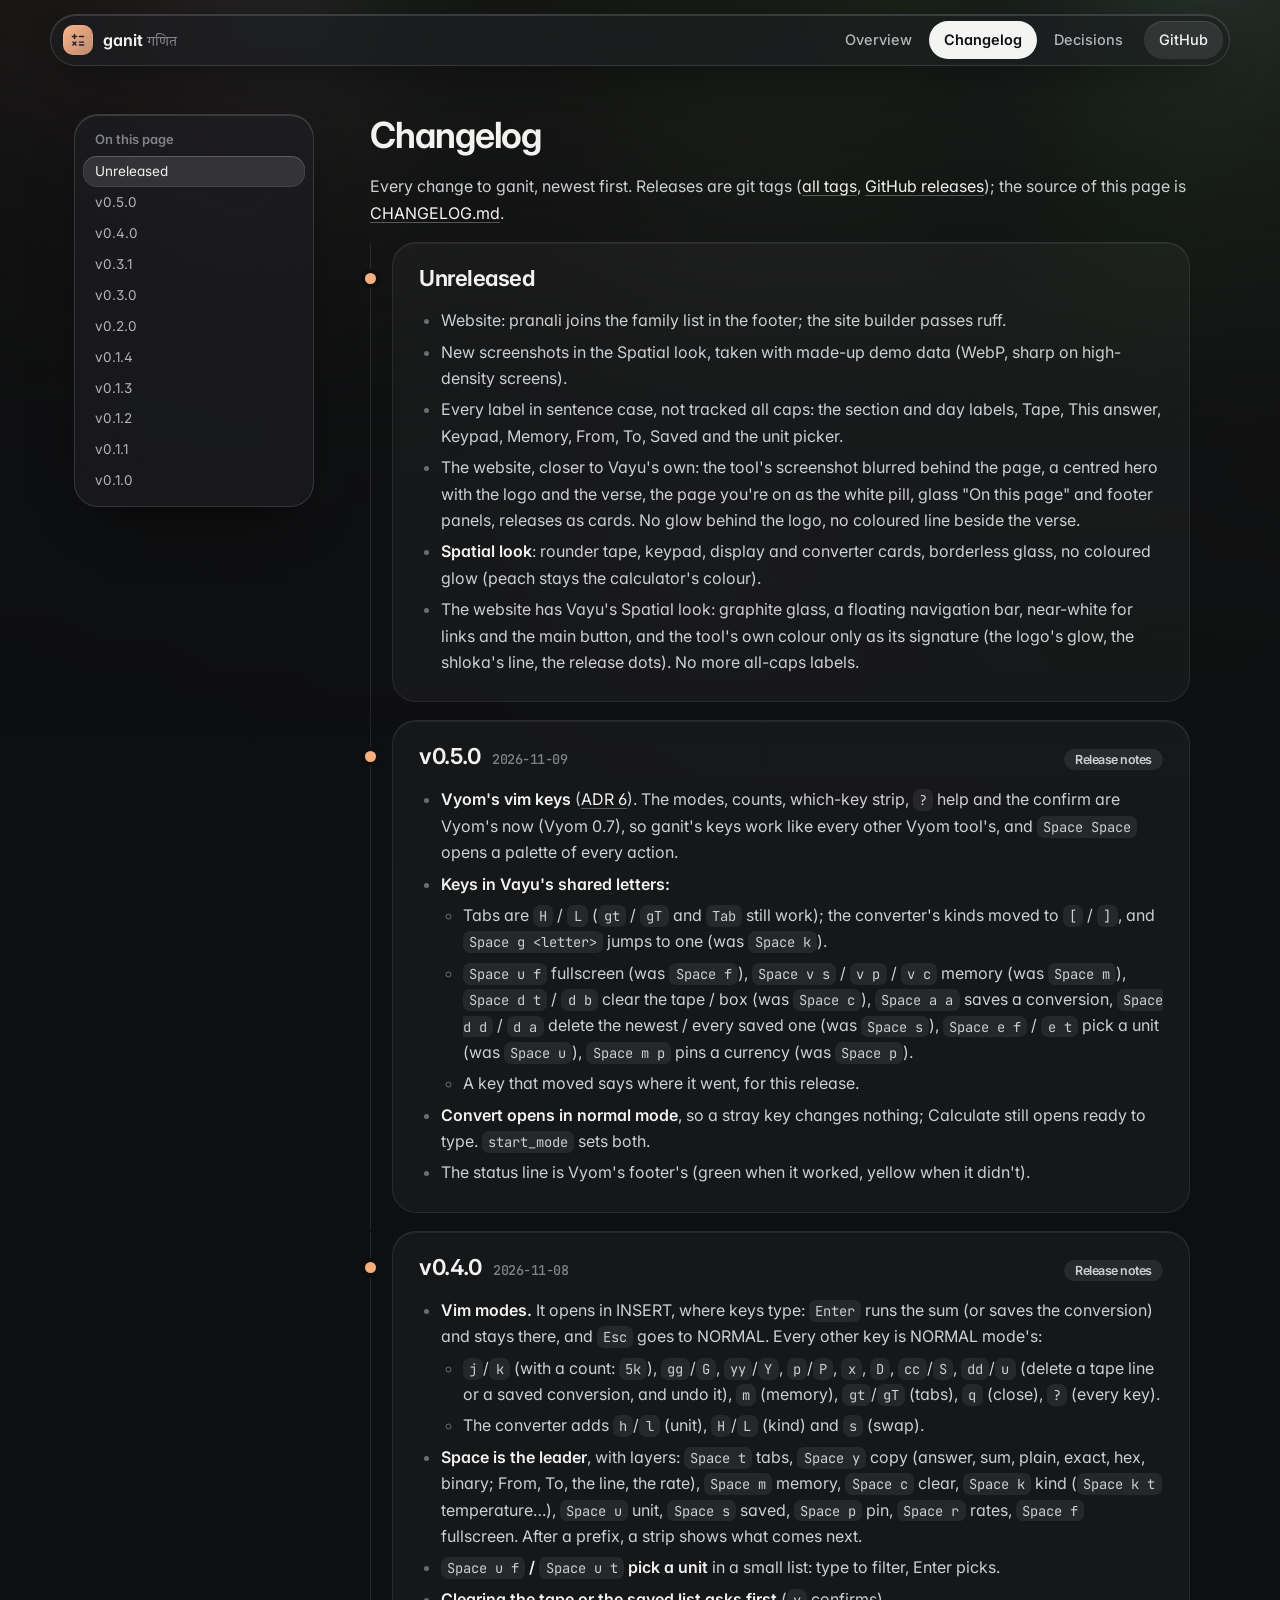
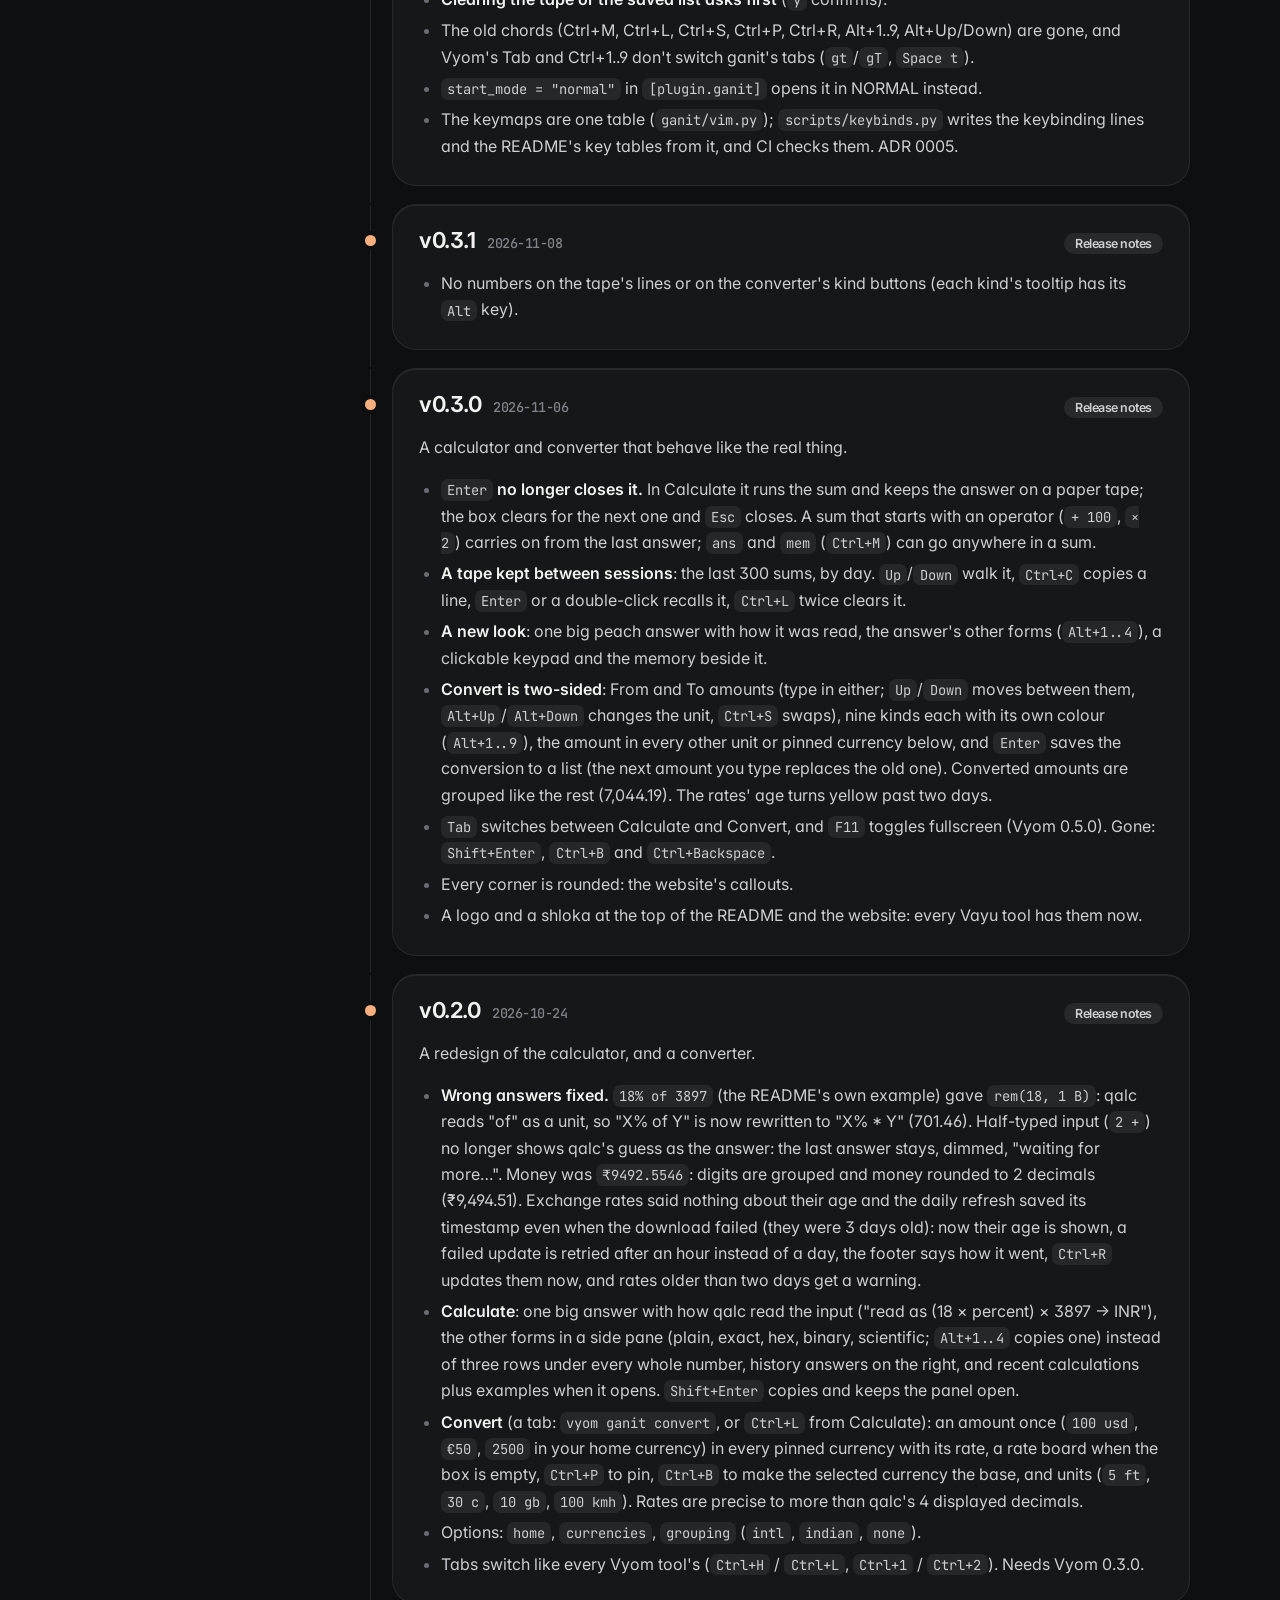
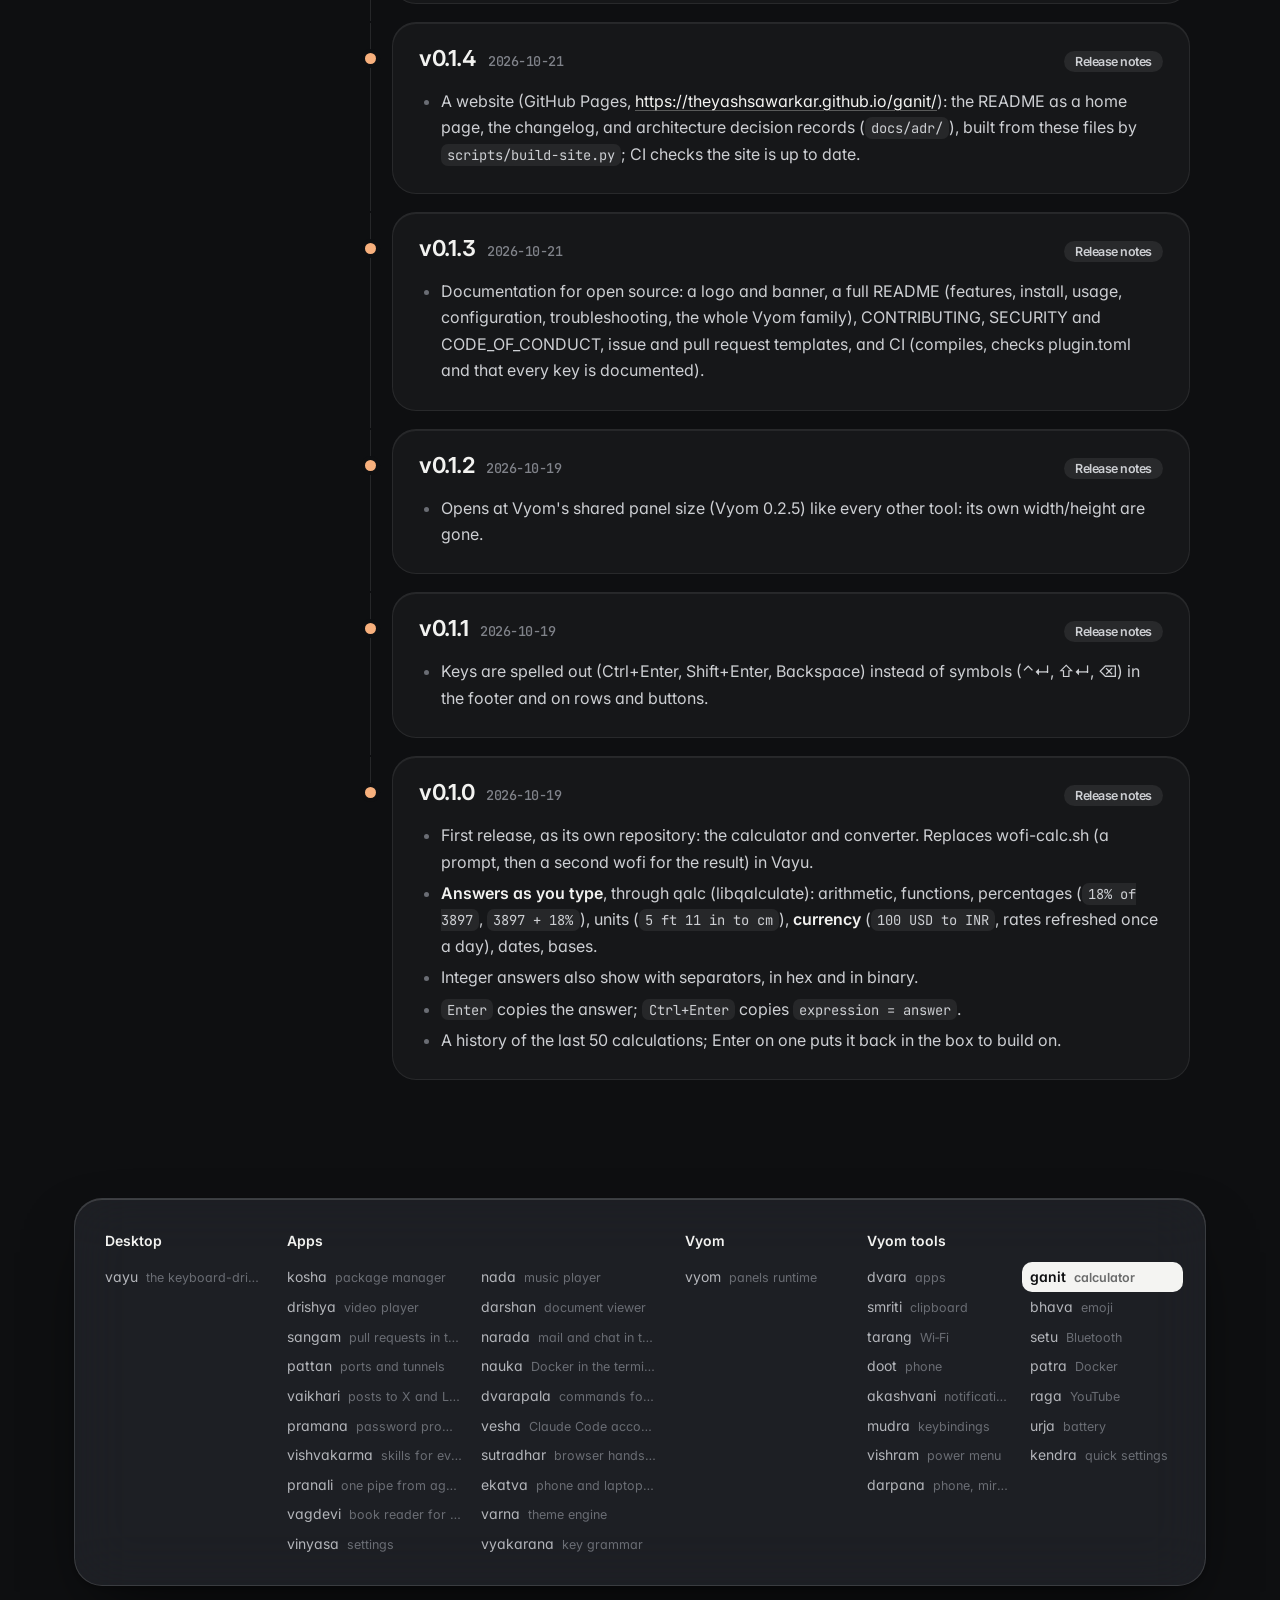
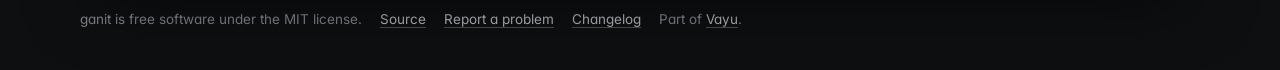
<file: docs/changelog.html>
<!doctype html>
<html lang="en">
<head>
<meta charset="utf-8">
<meta name="viewport" content="width=device-width, initial-scale=1">
<title>Changelog · ganit</title>
<meta name="description" content="Calculator and converter: answers as you type (math, units, currency, percentages) through qalc, with a history.">
<meta property="og:title" content="Changelog · ganit">
<meta property="og:description" content="Calculator and converter: answers as you type (math, units, currency, percentages) through qalc, with a history.">
<meta name="theme-color" content="#0e0f11">
<link rel="icon" href="assets/logo.svg" type="image/svg+xml">
<link rel="preconnect" href="https://fonts.googleapis.com">
<link rel="preconnect" href="https://fonts.gstatic.com" crossorigin>
<link href="https://fonts.googleapis.com/css2?family=Inter:wght@400;500;600;700&family=JetBrains+Mono:wght@400;500;600&family=Tiro+Devanagari+Sanskrit&display=swap" rel="stylesheet">
<link rel="stylesheet" href="assets/site.css">
<style>:root{--tool:#f7b07d}.backdrop:before{background-image:url("assets/screenshots/ganit.webp")}</style>
</head>
<body class="sub">
<div class="backdrop" aria-hidden="true"></div>
<header class="top"><div class="in">
<a class="brand" href="index.html"><img src="assets/logo.svg" alt=""><span>ganit <small>गणित</small></span></a>
<nav><a href="index.html" class="">Overview</a><a href="changelog.html" class="on">Changelog</a><a href="adr/index.html" class=" hide">Decisions</a><a class="gh" href="https://github.com/Theyashsawarkar/ganit">GitHub</a></nav></div></header>

<div class="wrap"><aside class="toc"><b>On this page</b><a class="l2" href="#unreleased">Unreleased</a><a class="l2" href="#v050">v0.5.0</a><a class="l2" href="#v040">v0.4.0</a><a class="l2" href="#v031">v0.3.1</a><a class="l2" href="#v030">v0.3.0</a><a class="l2" href="#v020">v0.2.0</a><a class="l2" href="#v014">v0.1.4</a><a class="l2" href="#v013">v0.1.3</a><a class="l2" href="#v012">v0.1.2</a><a class="l2" href="#v011">v0.1.1</a><a class="l2" href="#v010">v0.1.0</a></aside><article>
<h2>Changelog</h2><p>Every change to ganit, newest first. Releases are git tags (<a href="https://github.com/Theyashsawarkar/ganit/tags">all tags</a>, <a href="https://github.com/Theyashsawarkar/ganit/releases">GitHub releases</a>); the source of this page is <a href="https://github.com/Theyashsawarkar/ganit/blob/main/CHANGELOG.md">CHANGELOG.md</a>.</p><section class="release"><h2 id="unreleased">Unreleased<span class="date"></span></h2><ul><li>Website: pranali joins the family list in the footer; the site builder passes ruff.</li><li>New screenshots in the Spatial look, taken with made-up demo data (WebP, sharp on high-density screens).</li><li>Every label in sentence case, not tracked all caps: the section and day labels, Tape, This answer, Keypad, Memory, From, To, Saved and the unit picker.</li><li>The website, closer to Vayu's own: the tool's screenshot blurred behind the page, a centred hero with the logo and the verse, the page you're on as the white pill, glass "On this page" and footer panels, releases as cards. No glow behind the logo, no coloured line beside the verse.</li><li><strong>Spatial look</strong>: rounder tape, keypad, display and converter cards, borderless glass, no coloured glow (peach stays the calculator's colour).</li><li>The website has Vayu's Spatial look: graphite glass, a floating navigation bar, near-white for links and the main button, and the tool's own colour only as its signature (the logo's glow, the shloka's line, the release dots). No more all-caps labels.</li></ul></section><section class="release"><h2 id="v050">v0.5.0<span class="date">2026-11-09</span><a class="tag" href="https://github.com/Theyashsawarkar/ganit/releases/tag/v0.5.0">Release notes</a></h2><ul><li><strong>Vyom's vim keys</strong> (<a href="adr/0006-vyom-owns-the-vim-keys.html">ADR 6</a>). The modes, counts, which-key strip, <code>?</code> help and the confirm are Vyom's now (Vyom 0.7), so ganit's keys work like every other Vyom tool's, and <code>Space Space</code> opens a palette of every action.</li><li><strong>Keys in Vayu's shared letters:</strong><ul><li>Tabs are <code>H</code> / <code>L</code> (<code>gt</code> / <code>gT</code> and <code>Tab</code> still work); the converter's kinds moved to <code>[</code> / <code>]</code>, and <code>Space g &lt;letter&gt;</code> jumps to one (was <code>Space k</code>).</li><li><code>Space u f</code> fullscreen (was <code>Space f</code>), <code>Space v s</code> / <code>v p</code> / <code>v c</code> memory (was <code>Space m</code>), <code>Space d t</code> / <code>d b</code> clear the tape / box (was <code>Space c</code>), <code>Space a a</code> saves a conversion, <code>Space d d</code> / <code>d a</code> delete the newest / every saved one (was <code>Space s</code>), <code>Space e f</code> / <code>e t</code> pick a unit (was <code>Space u</code>), <code>Space m p</code> pins a currency (was <code>Space p</code>).</li><li>A key that moved says where it went, for this release.</li></ul></li><li><strong>Convert opens in normal mode</strong>, so a stray key changes nothing; Calculate still opens ready to type. <code>start_mode</code> sets both.</li><li>The status line is Vyom's footer's (green when it worked, yellow when it didn't).</li></ul></section><section class="release"><h2 id="v040">v0.4.0<span class="date">2026-11-08</span><a class="tag" href="https://github.com/Theyashsawarkar/ganit/releases/tag/v0.4.0">Release notes</a></h2><ul><li><strong>Vim modes.</strong> It opens in INSERT, where keys type: <code>Enter</code> runs the sum (or saves the conversion) and stays there, and <code>Esc</code> goes to NORMAL. Every other key is NORMAL mode's:<ul><li><code>j</code>/<code>k</code> (with a count: <code>5k</code>), <code>gg</code>/<code>G</code>, <code>yy</code>/<code>Y</code>, <code>p</code>/<code>P</code>, <code>x</code>, <code>D</code>, <code>cc</code>/<code>S</code>, <code>dd</code>/<code>u</code> (delete a tape line or a saved conversion, and undo it), <code>m</code> (memory), <code>gt</code>/<code>gT</code> (tabs), <code>q</code> (close), <code>?</code> (every key).</li><li>The converter adds <code>h</code>/<code>l</code> (unit), <code>H</code>/<code>L</code> (kind) and <code>s</code> (swap).</li></ul></li><li><strong>Space is the leader</strong>, with layers: <code>Space t</code> tabs, <code>Space y</code> copy (answer, sum, plain, exact, hex, binary; From, To, the line, the rate), <code>Space m</code> memory, <code>Space c</code> clear, <code>Space k</code> kind (<code>Space k t</code> temperature…), <code>Space u</code> unit, <code>Space s</code> saved, <code>Space p</code> pin, <code>Space r</code> rates, <code>Space f</code> fullscreen. After a prefix, a strip shows what comes next.</li><li><strong><code>Space u f</code> / <code>Space u t</code> pick a unit</strong> in a small list: type to filter, Enter picks.</li><li><strong>Clearing the tape or the saved list asks first</strong> (<code>y</code> confirms).</li><li>The old chords (Ctrl+M, Ctrl+L, Ctrl+S, Ctrl+P, Ctrl+R, Alt+1..9, Alt+Up/Down) are gone, and Vyom's Tab and Ctrl+1..9 don't switch ganit's tabs (<code>gt</code>/<code>gT</code>, <code>Space t</code>).</li><li><code>start_mode = &quot;normal&quot;</code> in <code>[plugin.ganit]</code> opens it in NORMAL instead.</li><li>The keymaps are one table (<code>ganit/vim.py</code>); <code>scripts/keybinds.py</code> writes the keybinding lines and the README's key tables from it, and CI checks them. ADR 0005.</li></ul></section><section class="release"><h2 id="v031">v0.3.1<span class="date">2026-11-08</span><a class="tag" href="https://github.com/Theyashsawarkar/ganit/releases/tag/v0.3.1">Release notes</a></h2><ul><li>No numbers on the tape's lines or on the converter's kind buttons (each kind's tooltip has its <code>Alt</code> key).</li></ul></section><section class="release"><h2 id="v030">v0.3.0<span class="date">2026-11-06</span><a class="tag" href="https://github.com/Theyashsawarkar/ganit/releases/tag/v0.3.0">Release notes</a></h2><p>A calculator and converter that behave like the real thing.</p>
<ul><li><strong><code>Enter</code> no longer closes it.</strong> In Calculate it runs the sum and keeps the answer on a paper tape; the box clears for the next one and <code>Esc</code> closes. A sum that starts with an operator (<code>+ 100</code>, <code>× 2</code>) carries on from the last answer; <code>ans</code> and <code>mem</code> (<code>Ctrl+M</code>) can go anywhere in a sum.</li><li><strong>A tape kept between sessions</strong>: the last 300 sums, by day. <code>Up</code>/<code>Down</code> walk it, <code>Ctrl+C</code> copies a line, <code>Enter</code> or a double-click recalls it, <code>Ctrl+L</code> twice clears it.</li><li><strong>A new look</strong>: one big peach answer with how it was read, the answer's other forms (<code>Alt+1..4</code>), a clickable keypad and the memory beside it.</li><li><strong>Convert is two-sided</strong>: From and To amounts (type in either; <code>Up</code>/<code>Down</code> moves between them, <code>Alt+Up</code>/<code>Alt+Down</code> changes the unit, <code>Ctrl+S</code> swaps), nine kinds each with its own colour (<code>Alt+1..9</code>), the amount in every other unit or pinned currency below, and <code>Enter</code> saves the conversion to a list (the next amount you type replaces the old one). Converted amounts are grouped like the rest (7,044.19). The rates' age turns yellow past two days.</li><li><code>Tab</code> switches between Calculate and Convert, and <code>F11</code> toggles fullscreen (Vyom 0.5.0). Gone: <code>Shift+Enter</code>, <code>Ctrl+B</code> and <code>Ctrl+Backspace</code>.</li><li>Every corner is rounded: the website's callouts.</li><li>A logo and a shloka at the top of the README and the website: every Vayu tool has them now.</li></ul></section><section class="release"><h2 id="v020">v0.2.0<span class="date">2026-10-24</span><a class="tag" href="https://github.com/Theyashsawarkar/ganit/releases/tag/v0.2.0">Release notes</a></h2><p>A redesign of the calculator, and a converter.</p>
<ul><li><strong>Wrong answers fixed.</strong> <code>18% of 3897</code> (the README's own example) gave <code>rem(18, 1 B)</code>: qalc reads "of" as a unit, so "X% of Y" is now rewritten to "X% * Y" (701.46). Half-typed input (<code>2 +</code>) no longer shows qalc's guess as the answer: the last answer stays, dimmed, "waiting for more…". Money was <code>₹9492.5546</code>: digits are grouped and money rounded to 2 decimals (₹9,494.51). Exchange rates said nothing about their age and the daily refresh saved its timestamp even when the download failed (they were 3 days old): now their age is shown, a failed update is retried after an hour instead of a day, the footer says how it went, <code>Ctrl+R</code> updates them now, and rates older than two days get a warning.</li><li><strong>Calculate</strong>: one big answer with how qalc read the input ("read as (18 × percent) × 3897 → INR"), the other forms in a side pane (plain, exact, hex, binary, scientific; <code>Alt+1..4</code> copies one) instead of three rows under every whole number, history answers on the right, and recent calculations plus examples when it opens. <code>Shift+Enter</code> copies and keeps the panel open.</li><li><strong>Convert</strong> (a tab: <code>vyom ganit convert</code>, or <code>Ctrl+L</code> from Calculate): an amount once (<code>100 usd</code>, <code>€50</code>, <code>2500</code> in your home currency) in every pinned currency with its rate, a rate board when the box is empty, <code>Ctrl+P</code> to pin, <code>Ctrl+B</code> to make the selected currency the base, and units (<code>5 ft</code>, <code>30 c</code>, <code>10 gb</code>, <code>100 kmh</code>). Rates are precise to more than qalc's 4 displayed decimals.</li><li>Options: <code>home</code>, <code>currencies</code>, <code>grouping</code> (<code>intl</code>, <code>indian</code>, <code>none</code>).</li><li>Tabs switch like every Vyom tool's (<code>Ctrl+H</code> / <code>Ctrl+L</code>, <code>Ctrl+1</code> / <code>Ctrl+2</code>). Needs Vyom 0.3.0.</li></ul></section><section class="release"><h2 id="v014">v0.1.4<span class="date">2026-10-21</span><a class="tag" href="https://github.com/Theyashsawarkar/ganit/releases/tag/v0.1.4">Release notes</a></h2><ul><li>A website (GitHub Pages, <a href="https://theyashsawarkar.github.io/ganit/">https://theyashsawarkar.github.io/ganit/</a>): the README as a home page, the changelog, and architecture decision records (<code>docs/adr/</code>), built from these files by <code>scripts/build-site.py</code>; CI checks the site is up to date.</li></ul></section><section class="release"><h2 id="v013">v0.1.3<span class="date">2026-10-21</span><a class="tag" href="https://github.com/Theyashsawarkar/ganit/releases/tag/v0.1.3">Release notes</a></h2><ul><li>Documentation for open source: a logo and banner, a full README (features, install, usage, configuration, troubleshooting, the whole Vyom family), CONTRIBUTING, SECURITY and CODE_OF_CONDUCT, issue and pull request templates, and CI (compiles, checks plugin.toml and that every key is documented).</li></ul></section><section class="release"><h2 id="v012">v0.1.2<span class="date">2026-10-19</span><a class="tag" href="https://github.com/Theyashsawarkar/ganit/releases/tag/v0.1.2">Release notes</a></h2><ul><li>Opens at Vyom's shared panel size (Vyom 0.2.5) like every other tool: its own width/height are gone.</li></ul></section><section class="release"><h2 id="v011">v0.1.1<span class="date">2026-10-19</span><a class="tag" href="https://github.com/Theyashsawarkar/ganit/releases/tag/v0.1.1">Release notes</a></h2><ul><li>Keys are spelled out (Ctrl+Enter, Shift+Enter, Backspace) instead of symbols (⌃↵, ⇧↵, ⌫) in the footer and on rows and buttons.</li></ul></section><section class="release"><h2 id="v010">v0.1.0<span class="date">2026-10-19</span><a class="tag" href="https://github.com/Theyashsawarkar/ganit/releases/tag/v0.1.0">Release notes</a></h2><ul><li>First release, as its own repository: the calculator and converter. Replaces wofi-calc.sh (a prompt, then a second wofi for the result) in Vayu.</li><li><strong>Answers as you type</strong>, through qalc (libqalculate): arithmetic, functions, percentages (<code>18% of 3897</code>, <code>3897 + 18%</code>), units (<code>5 ft 11 in to cm</code>), <strong>currency</strong> (<code>100 USD to INR</code>, rates refreshed once a day), dates, bases.</li><li>Integer answers also show with separators, in hex and in binary.</li><li><code>Enter</code> copies the answer; <code>Ctrl+Enter</code> copies <code>expression = answer</code>.</li><li>A history of the last 50 calculations; Enter on one puts it back in the box to build on.</li></ul></section>
</article></div>
<footer><div class="in glass"><div class=""><h4>Desktop</h4><div class="list"><a href="https://vayu.theyashsawarkar.dev/" class="">vayu <span>the keyboard-driven Wayland desktop</span></a></div></div><div class="g2"><h4>Apps</h4><div class="list"><a href="https://kosha.theyashsawarkar.dev/" class="">kosha <span>package manager</span></a><a href="https://nada.theyashsawarkar.dev/" class="">nada <span>music player</span></a><a href="https://drishya.theyashsawarkar.dev/" class="">drishya <span>video player</span></a><a href="https://darshan.theyashsawarkar.dev/" class="">darshan <span>document viewer</span></a><a href="https://sangam.theyashsawarkar.dev/" class="">sangam <span>pull requests in the terminal</span></a><a href="https://narada.theyashsawarkar.dev/" class="">narada <span>mail and chat in the terminal</span></a><a href="https://pattan.theyashsawarkar.dev/" class="">pattan <span>ports and tunnels</span></a><a href="https://nauka.theyashsawarkar.dev/" class="">nauka <span>Docker in the terminal</span></a><a href="https://vaikhari.theyashsawarkar.dev/" class="">vaikhari <span>posts to X and LinkedIn</span></a><a href="https://dvarapala.theyashsawarkar.dev/" class="">dvarapala <span>commands for AI agents, approved</span></a><a href="https://pramana.theyashsawarkar.dev/" class="">pramana <span>password prompts</span></a><a href="https://vesha.theyashsawarkar.dev/" class="">vesha <span>Claude Code accounts</span></a><a href="https://vishvakarma.theyashsawarkar.dev/" class="">vishvakarma <span>skills for every AI agent</span></a><a href="https://sutradhar.theyashsawarkar.dev/" class="">sutradhar <span>browser hands for AI agents</span></a><a href="https://pranali.theyashsawarkar.dev/" class="">pranali <span>one pipe from agents to tools</span></a><a href="https://ekatva.theyashsawarkar.dev/" class="">ekatva <span>phone and laptop, linked</span></a><a href="https://vagdevi.theyashsawarkar.dev/" class="">vagdevi <span>book reader for Android</span></a><a href="https://varna.theyashsawarkar.dev/" class="">varna <span>theme engine</span></a><a href="https://vinyasa.theyashsawarkar.dev/" class="">vinyasa <span>settings</span></a><a href="https://vyakarana.theyashsawarkar.dev/" class="">vyakarana <span>key grammar</span></a></div></div><div class=""><h4>Vyom</h4><div class="list"><a href="https://vyom.theyashsawarkar.dev/" class="">vyom <span>panels runtime</span></a></div></div><div class="g2"><h4>Vyom tools</h4><div class="list"><a href="https://dvara.theyashsawarkar.dev/" class="">dvara <span>apps</span></a><a href="https://ganit.theyashsawarkar.dev/" class="me" aria-current="page">ganit <span>calculator</span></a><a href="https://smriti.theyashsawarkar.dev/" class="">smriti <span>clipboard</span></a><a href="https://bhava.theyashsawarkar.dev/" class="">bhava <span>emoji</span></a><a href="https://tarang.theyashsawarkar.dev/" class="">tarang <span>Wi‑Fi</span></a><a href="https://setu.theyashsawarkar.dev/" class="">setu <span>Bluetooth</span></a><a href="https://doot.theyashsawarkar.dev/" class="">doot <span>phone</span></a><a href="https://patra.theyashsawarkar.dev/" class="">patra <span>Docker</span></a><a href="https://akashvani.theyashsawarkar.dev/" class="">akashvani <span>notifications</span></a><a href="https://raga.theyashsawarkar.dev/" class="">raga <span>YouTube</span></a><a href="https://mudra.theyashsawarkar.dev/" class="">mudra <span>keybindings</span></a><a href="https://urja.theyashsawarkar.dev/" class="">urja <span>battery</span></a><a href="https://vishram.theyashsawarkar.dev/" class="">vishram <span>power menu</span></a><a href="https://kendra.theyashsawarkar.dev/" class="">kendra <span>quick settings</span></a><a href="https://darpana.theyashsawarkar.dev/" class="">darpana <span>phone, mirrored</span></a></div></div></div>
<div class="bottom"><span>ganit is free software under the MIT license.</span><a href="https://github.com/Theyashsawarkar/ganit">Source</a><a href="https://github.com/Theyashsawarkar/ganit/issues">Report a problem</a><a href="changelog.html">Changelog</a><span>Part of <a href="https://vayu.theyashsawarkar.dev/">Vayu</a>.</span></div></footer>
<script>
document.querySelectorAll('pre.code').forEach(p=>{const b=document.createElement('button');b.className='copy';b.type='button';b.textContent='Copy';
b.onclick=()=>{navigator.clipboard.writeText(p.querySelector('code').innerText).then(()=>{b.textContent='Copied';b.classList.add('done');setTimeout(()=>{b.textContent='Copy';b.classList.remove('done')},1400)})};p.appendChild(b)});
const links=[...document.querySelectorAll('.toc a')];if(links.length){const hs=links.map(a=>document.getElementById(a.hash.slice(1))).filter(Boolean);
const on=()=>{let cur=hs[0];for(const h of hs){if(h.getBoundingClientRect().top<120)cur=h}links.forEach(a=>a.classList.toggle('on',cur&&a.hash==='#'+cur.id))};
addEventListener('scroll',on,{passive:true});on()}
</script>
</body>
</html>
</file>
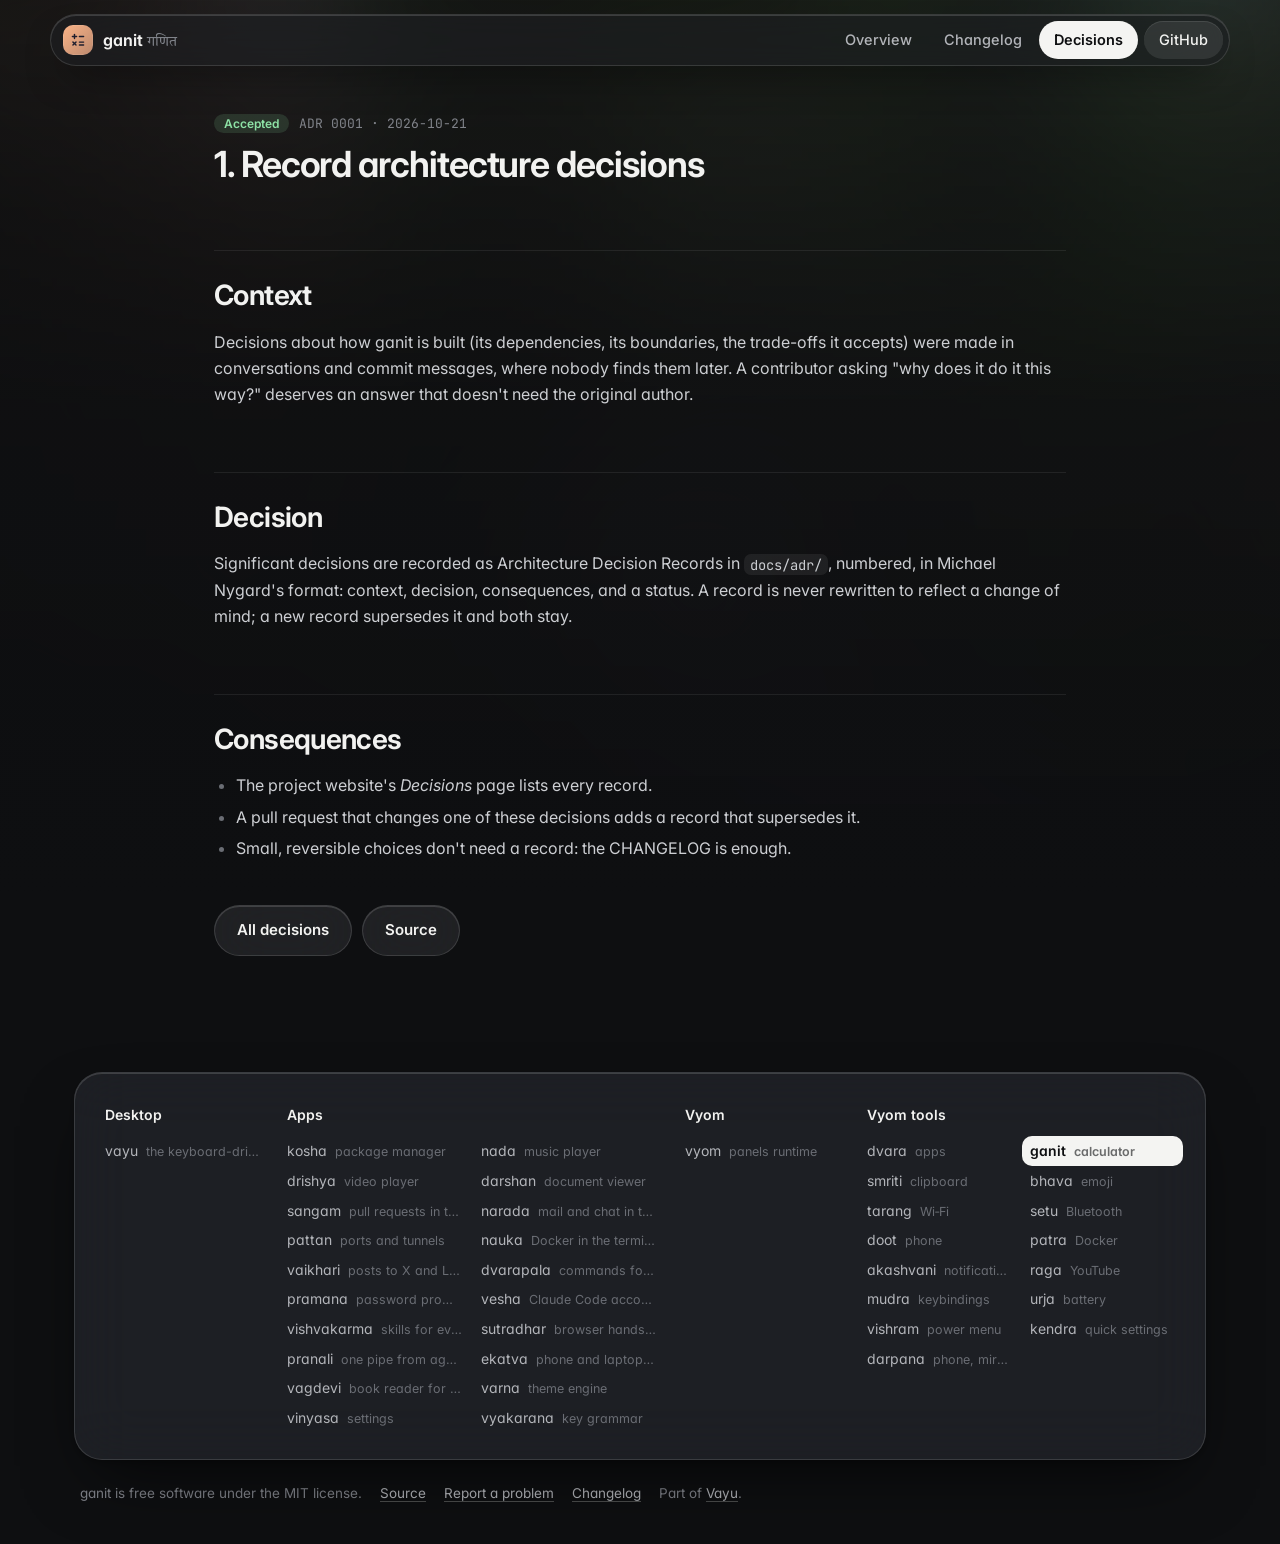
<file: docs/adr/0001-record-architecture-decisions.html>
<!doctype html>
<html lang="en">
<head>
<meta charset="utf-8">
<meta name="viewport" content="width=device-width, initial-scale=1">
<title>ADR 0001: 1. Record architecture decisions · ganit</title>
<meta name="description" content="Calculator and converter: answers as you type (math, units, currency, percentages) through qalc, with a history.">
<meta property="og:title" content="ADR 0001: 1. Record architecture decisions · ganit">
<meta property="og:description" content="Calculator and converter: answers as you type (math, units, currency, percentages) through qalc, with a history.">
<meta name="theme-color" content="#0e0f11">
<link rel="icon" href="../assets/logo.svg" type="image/svg+xml">
<link rel="preconnect" href="https://fonts.googleapis.com">
<link rel="preconnect" href="https://fonts.gstatic.com" crossorigin>
<link href="https://fonts.googleapis.com/css2?family=Inter:wght@400;500;600;700&family=JetBrains+Mono:wght@400;500;600&family=Tiro+Devanagari+Sanskrit&display=swap" rel="stylesheet">
<link rel="stylesheet" href="../assets/site.css">
<style>:root{--tool:#f7b07d}.backdrop:before{background-image:url("../assets/screenshots/ganit.webp")}</style>
</head>
<body class="sub">
<div class="backdrop" aria-hidden="true"></div>
<header class="top"><div class="in">
<a class="brand" href="../index.html"><img src="../assets/logo.svg" alt=""><span>ganit <small>गणित</small></span></a>
<nav><a href="../index.html" class="">Overview</a><a href="../changelog.html" class="">Changelog</a><a href="../adr/index.html" class="on hide">Decisions</a><a class="gh" href="https://github.com/Theyashsawarkar/ganit">GitHub</a></nav></div></header>

<div class="wrap solo"><article>
<p class="adrmeta"><span class="status accepted">Accepted</span> <span>ADR 0001 · 2026-10-21</span></p><h2 id="1-record-architecture-decisions"><a class="anchor" href="#1-record-architecture-decisions">#</a>1. Record architecture decisions</h2>
<h2 id="context"><a class="anchor" href="#context">#</a>Context</h2>
<p>Decisions about how ganit is built (its dependencies, its boundaries, the trade-offs it accepts) were made in conversations and commit messages, where nobody finds them later. A contributor asking "why does it do it this way?" deserves an answer that doesn't need the original author.</p>
<h2 id="decision"><a class="anchor" href="#decision">#</a>Decision</h2>
<p>Significant decisions are recorded as Architecture Decision Records in <code>docs/adr/</code>, numbered, in Michael Nygard's format: context, decision, consequences, and a status. A record is never rewritten to reflect a change of mind; a new record supersedes it and both stay.</p>
<h2 id="consequences"><a class="anchor" href="#consequences">#</a>Consequences</h2>
<ul><li>The project website's <em>Decisions</em> page lists every record.</li><li>A pull request that changes one of these decisions adds a record that supersedes it.</li><li>Small, reversible choices don't need a record: the CHANGELOG is enough.</li></ul><p class="back"><a class="btn" href="index.html">All decisions</a><a class="btn" href="https://github.com/Theyashsawarkar/ganit/blob/main/docs/adr/0001-record-architecture-decisions.md">Source</a></p>
</article></div>
<footer><div class="in glass"><div class=""><h4>Desktop</h4><div class="list"><a href="https://vayu.theyashsawarkar.dev/" class="">vayu <span>the keyboard-driven Wayland desktop</span></a></div></div><div class="g2"><h4>Apps</h4><div class="list"><a href="https://kosha.theyashsawarkar.dev/" class="">kosha <span>package manager</span></a><a href="https://nada.theyashsawarkar.dev/" class="">nada <span>music player</span></a><a href="https://drishya.theyashsawarkar.dev/" class="">drishya <span>video player</span></a><a href="https://darshan.theyashsawarkar.dev/" class="">darshan <span>document viewer</span></a><a href="https://sangam.theyashsawarkar.dev/" class="">sangam <span>pull requests in the terminal</span></a><a href="https://narada.theyashsawarkar.dev/" class="">narada <span>mail and chat in the terminal</span></a><a href="https://pattan.theyashsawarkar.dev/" class="">pattan <span>ports and tunnels</span></a><a href="https://nauka.theyashsawarkar.dev/" class="">nauka <span>Docker in the terminal</span></a><a href="https://vaikhari.theyashsawarkar.dev/" class="">vaikhari <span>posts to X and LinkedIn</span></a><a href="https://dvarapala.theyashsawarkar.dev/" class="">dvarapala <span>commands for AI agents, approved</span></a><a href="https://pramana.theyashsawarkar.dev/" class="">pramana <span>password prompts</span></a><a href="https://vesha.theyashsawarkar.dev/" class="">vesha <span>Claude Code accounts</span></a><a href="https://vishvakarma.theyashsawarkar.dev/" class="">vishvakarma <span>skills for every AI agent</span></a><a href="https://sutradhar.theyashsawarkar.dev/" class="">sutradhar <span>browser hands for AI agents</span></a><a href="https://pranali.theyashsawarkar.dev/" class="">pranali <span>one pipe from agents to tools</span></a><a href="https://ekatva.theyashsawarkar.dev/" class="">ekatva <span>phone and laptop, linked</span></a><a href="https://vagdevi.theyashsawarkar.dev/" class="">vagdevi <span>book reader for Android</span></a><a href="https://varna.theyashsawarkar.dev/" class="">varna <span>theme engine</span></a><a href="https://vinyasa.theyashsawarkar.dev/" class="">vinyasa <span>settings</span></a><a href="https://vyakarana.theyashsawarkar.dev/" class="">vyakarana <span>key grammar</span></a></div></div><div class=""><h4>Vyom</h4><div class="list"><a href="https://vyom.theyashsawarkar.dev/" class="">vyom <span>panels runtime</span></a></div></div><div class="g2"><h4>Vyom tools</h4><div class="list"><a href="https://dvara.theyashsawarkar.dev/" class="">dvara <span>apps</span></a><a href="https://ganit.theyashsawarkar.dev/" class="me" aria-current="page">ganit <span>calculator</span></a><a href="https://smriti.theyashsawarkar.dev/" class="">smriti <span>clipboard</span></a><a href="https://bhava.theyashsawarkar.dev/" class="">bhava <span>emoji</span></a><a href="https://tarang.theyashsawarkar.dev/" class="">tarang <span>Wi‑Fi</span></a><a href="https://setu.theyashsawarkar.dev/" class="">setu <span>Bluetooth</span></a><a href="https://doot.theyashsawarkar.dev/" class="">doot <span>phone</span></a><a href="https://patra.theyashsawarkar.dev/" class="">patra <span>Docker</span></a><a href="https://akashvani.theyashsawarkar.dev/" class="">akashvani <span>notifications</span></a><a href="https://raga.theyashsawarkar.dev/" class="">raga <span>YouTube</span></a><a href="https://mudra.theyashsawarkar.dev/" class="">mudra <span>keybindings</span></a><a href="https://urja.theyashsawarkar.dev/" class="">urja <span>battery</span></a><a href="https://vishram.theyashsawarkar.dev/" class="">vishram <span>power menu</span></a><a href="https://kendra.theyashsawarkar.dev/" class="">kendra <span>quick settings</span></a><a href="https://darpana.theyashsawarkar.dev/" class="">darpana <span>phone, mirrored</span></a></div></div></div>
<div class="bottom"><span>ganit is free software under the MIT license.</span><a href="https://github.com/Theyashsawarkar/ganit">Source</a><a href="https://github.com/Theyashsawarkar/ganit/issues">Report a problem</a><a href="../changelog.html">Changelog</a><span>Part of <a href="https://vayu.theyashsawarkar.dev/">Vayu</a>.</span></div></footer>
<script>
document.querySelectorAll('pre.code').forEach(p=>{const b=document.createElement('button');b.className='copy';b.type='button';b.textContent='Copy';
b.onclick=()=>{navigator.clipboard.writeText(p.querySelector('code').innerText).then(()=>{b.textContent='Copied';b.classList.add('done');setTimeout(()=>{b.textContent='Copy';b.classList.remove('done')},1400)})};p.appendChild(b)});
const links=[...document.querySelectorAll('.toc a')];if(links.length){const hs=links.map(a=>document.getElementById(a.hash.slice(1))).filter(Boolean);
const on=()=>{let cur=hs[0];for(const h of hs){if(h.getBoundingClientRect().top<120)cur=h}links.forEach(a=>a.classList.toggle('on',cur&&a.hash==='#'+cur.id))};
addEventListener('scroll',on,{passive:true});on()}
</script>
</body>
</html>
</file>
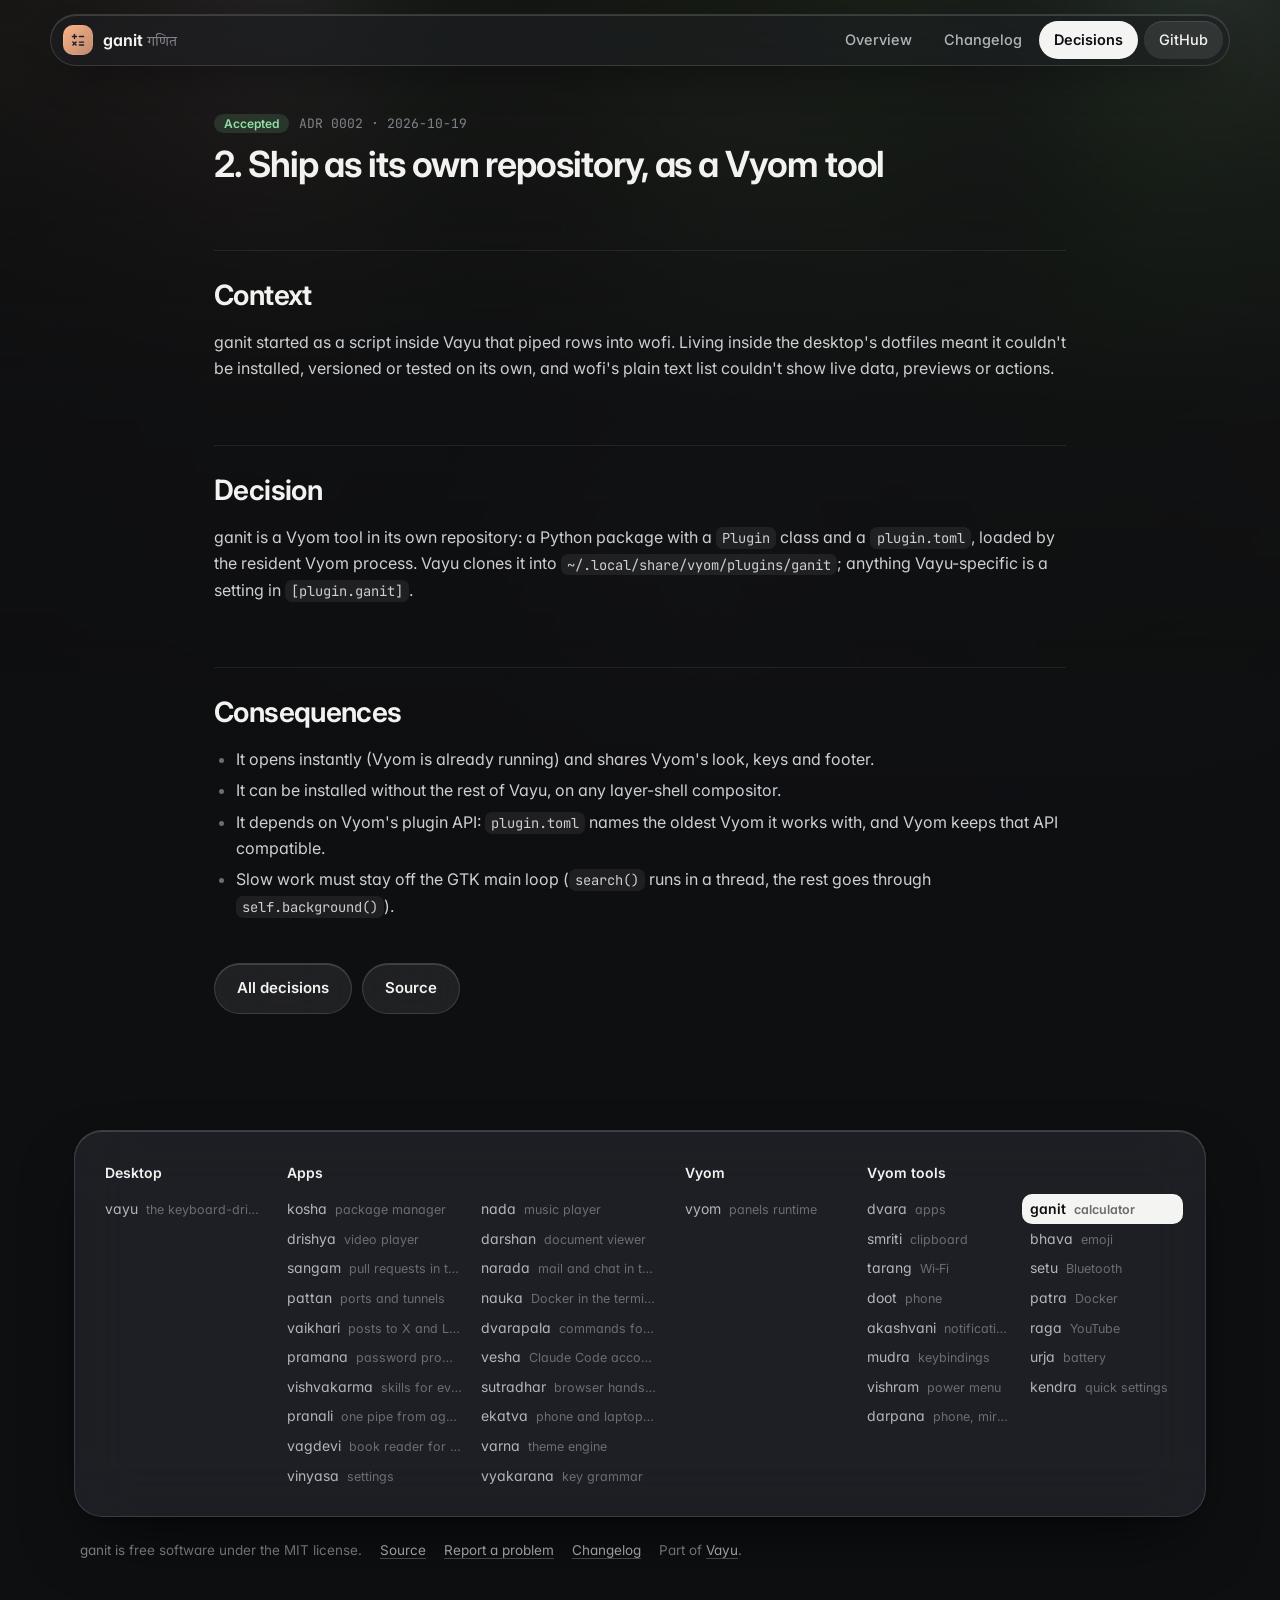
<file: docs/adr/0002-own-repository-as-a-vyom-tool.html>
<!doctype html>
<html lang="en">
<head>
<meta charset="utf-8">
<meta name="viewport" content="width=device-width, initial-scale=1">
<title>ADR 0002: 2. Ship as its own repository, as a Vyom tool · ganit</title>
<meta name="description" content="Calculator and converter: answers as you type (math, units, currency, percentages) through qalc, with a history.">
<meta property="og:title" content="ADR 0002: 2. Ship as its own repository, as a Vyom tool · ganit">
<meta property="og:description" content="Calculator and converter: answers as you type (math, units, currency, percentages) through qalc, with a history.">
<meta name="theme-color" content="#0e0f11">
<link rel="icon" href="../assets/logo.svg" type="image/svg+xml">
<link rel="preconnect" href="https://fonts.googleapis.com">
<link rel="preconnect" href="https://fonts.gstatic.com" crossorigin>
<link href="https://fonts.googleapis.com/css2?family=Inter:wght@400;500;600;700&family=JetBrains+Mono:wght@400;500;600&family=Tiro+Devanagari+Sanskrit&display=swap" rel="stylesheet">
<link rel="stylesheet" href="../assets/site.css">
<style>:root{--tool:#f7b07d}.backdrop:before{background-image:url("../assets/screenshots/ganit.webp")}</style>
</head>
<body class="sub">
<div class="backdrop" aria-hidden="true"></div>
<header class="top"><div class="in">
<a class="brand" href="../index.html"><img src="../assets/logo.svg" alt=""><span>ganit <small>गणित</small></span></a>
<nav><a href="../index.html" class="">Overview</a><a href="../changelog.html" class="">Changelog</a><a href="../adr/index.html" class="on hide">Decisions</a><a class="gh" href="https://github.com/Theyashsawarkar/ganit">GitHub</a></nav></div></header>

<div class="wrap solo"><article>
<p class="adrmeta"><span class="status accepted">Accepted</span> <span>ADR 0002 · 2026-10-19</span></p><h2 id="2-ship-as-its-own-repository-as-a-vyom-tool"><a class="anchor" href="#2-ship-as-its-own-repository-as-a-vyom-tool">#</a>2. Ship as its own repository, as a Vyom tool</h2>
<h2 id="context"><a class="anchor" href="#context">#</a>Context</h2>
<p>ganit started as a script inside Vayu that piped rows into wofi. Living inside the desktop's dotfiles meant it couldn't be installed, versioned or tested on its own, and wofi's plain text list couldn't show live data, previews or actions.</p>
<h2 id="decision"><a class="anchor" href="#decision">#</a>Decision</h2>
<p>ganit is a Vyom tool in its own repository: a Python package with a <code>Plugin</code> class and a <code>plugin.toml</code>, loaded by the resident Vyom process. Vayu clones it into <code>~/.local/share/vyom/plugins/ganit</code>; anything Vayu-specific is a setting in <code>[plugin.ganit]</code>.</p>
<h2 id="consequences"><a class="anchor" href="#consequences">#</a>Consequences</h2>
<ul><li>It opens instantly (Vyom is already running) and shares Vyom's look, keys and footer.</li><li>It can be installed without the rest of Vayu, on any layer-shell compositor.</li><li>It depends on Vyom's plugin API: <code>plugin.toml</code> names the oldest Vyom it works with, and Vyom keeps that API compatible.</li><li>Slow work must stay off the GTK main loop (<code>search()</code> runs in a thread, the rest goes through <code>self.background()</code>).</li></ul><p class="back"><a class="btn" href="index.html">All decisions</a><a class="btn" href="https://github.com/Theyashsawarkar/ganit/blob/main/docs/adr/0002-own-repository-as-a-vyom-tool.md">Source</a></p>
</article></div>
<footer><div class="in glass"><div class=""><h4>Desktop</h4><div class="list"><a href="https://vayu.theyashsawarkar.dev/" class="">vayu <span>the keyboard-driven Wayland desktop</span></a></div></div><div class="g2"><h4>Apps</h4><div class="list"><a href="https://kosha.theyashsawarkar.dev/" class="">kosha <span>package manager</span></a><a href="https://nada.theyashsawarkar.dev/" class="">nada <span>music player</span></a><a href="https://drishya.theyashsawarkar.dev/" class="">drishya <span>video player</span></a><a href="https://darshan.theyashsawarkar.dev/" class="">darshan <span>document viewer</span></a><a href="https://sangam.theyashsawarkar.dev/" class="">sangam <span>pull requests in the terminal</span></a><a href="https://narada.theyashsawarkar.dev/" class="">narada <span>mail and chat in the terminal</span></a><a href="https://pattan.theyashsawarkar.dev/" class="">pattan <span>ports and tunnels</span></a><a href="https://nauka.theyashsawarkar.dev/" class="">nauka <span>Docker in the terminal</span></a><a href="https://vaikhari.theyashsawarkar.dev/" class="">vaikhari <span>posts to X and LinkedIn</span></a><a href="https://dvarapala.theyashsawarkar.dev/" class="">dvarapala <span>commands for AI agents, approved</span></a><a href="https://pramana.theyashsawarkar.dev/" class="">pramana <span>password prompts</span></a><a href="https://vesha.theyashsawarkar.dev/" class="">vesha <span>Claude Code accounts</span></a><a href="https://vishvakarma.theyashsawarkar.dev/" class="">vishvakarma <span>skills for every AI agent</span></a><a href="https://sutradhar.theyashsawarkar.dev/" class="">sutradhar <span>browser hands for AI agents</span></a><a href="https://pranali.theyashsawarkar.dev/" class="">pranali <span>one pipe from agents to tools</span></a><a href="https://ekatva.theyashsawarkar.dev/" class="">ekatva <span>phone and laptop, linked</span></a><a href="https://vagdevi.theyashsawarkar.dev/" class="">vagdevi <span>book reader for Android</span></a><a href="https://varna.theyashsawarkar.dev/" class="">varna <span>theme engine</span></a><a href="https://vinyasa.theyashsawarkar.dev/" class="">vinyasa <span>settings</span></a><a href="https://vyakarana.theyashsawarkar.dev/" class="">vyakarana <span>key grammar</span></a></div></div><div class=""><h4>Vyom</h4><div class="list"><a href="https://vyom.theyashsawarkar.dev/" class="">vyom <span>panels runtime</span></a></div></div><div class="g2"><h4>Vyom tools</h4><div class="list"><a href="https://dvara.theyashsawarkar.dev/" class="">dvara <span>apps</span></a><a href="https://ganit.theyashsawarkar.dev/" class="me" aria-current="page">ganit <span>calculator</span></a><a href="https://smriti.theyashsawarkar.dev/" class="">smriti <span>clipboard</span></a><a href="https://bhava.theyashsawarkar.dev/" class="">bhava <span>emoji</span></a><a href="https://tarang.theyashsawarkar.dev/" class="">tarang <span>Wi‑Fi</span></a><a href="https://setu.theyashsawarkar.dev/" class="">setu <span>Bluetooth</span></a><a href="https://doot.theyashsawarkar.dev/" class="">doot <span>phone</span></a><a href="https://patra.theyashsawarkar.dev/" class="">patra <span>Docker</span></a><a href="https://akashvani.theyashsawarkar.dev/" class="">akashvani <span>notifications</span></a><a href="https://raga.theyashsawarkar.dev/" class="">raga <span>YouTube</span></a><a href="https://mudra.theyashsawarkar.dev/" class="">mudra <span>keybindings</span></a><a href="https://urja.theyashsawarkar.dev/" class="">urja <span>battery</span></a><a href="https://vishram.theyashsawarkar.dev/" class="">vishram <span>power menu</span></a><a href="https://kendra.theyashsawarkar.dev/" class="">kendra <span>quick settings</span></a><a href="https://darpana.theyashsawarkar.dev/" class="">darpana <span>phone, mirrored</span></a></div></div></div>
<div class="bottom"><span>ganit is free software under the MIT license.</span><a href="https://github.com/Theyashsawarkar/ganit">Source</a><a href="https://github.com/Theyashsawarkar/ganit/issues">Report a problem</a><a href="../changelog.html">Changelog</a><span>Part of <a href="https://vayu.theyashsawarkar.dev/">Vayu</a>.</span></div></footer>
<script>
document.querySelectorAll('pre.code').forEach(p=>{const b=document.createElement('button');b.className='copy';b.type='button';b.textContent='Copy';
b.onclick=()=>{navigator.clipboard.writeText(p.querySelector('code').innerText).then(()=>{b.textContent='Copied';b.classList.add('done');setTimeout(()=>{b.textContent='Copy';b.classList.remove('done')},1400)})};p.appendChild(b)});
const links=[...document.querySelectorAll('.toc a')];if(links.length){const hs=links.map(a=>document.getElementById(a.hash.slice(1))).filter(Boolean);
const on=()=>{let cur=hs[0];for(const h of hs){if(h.getBoundingClientRect().top<120)cur=h}links.forEach(a=>a.classList.toggle('on',cur&&a.hash==='#'+cur.id))};
addEventListener('scroll',on,{passive:true});on()}
</script>
</body>
</html>
</file>
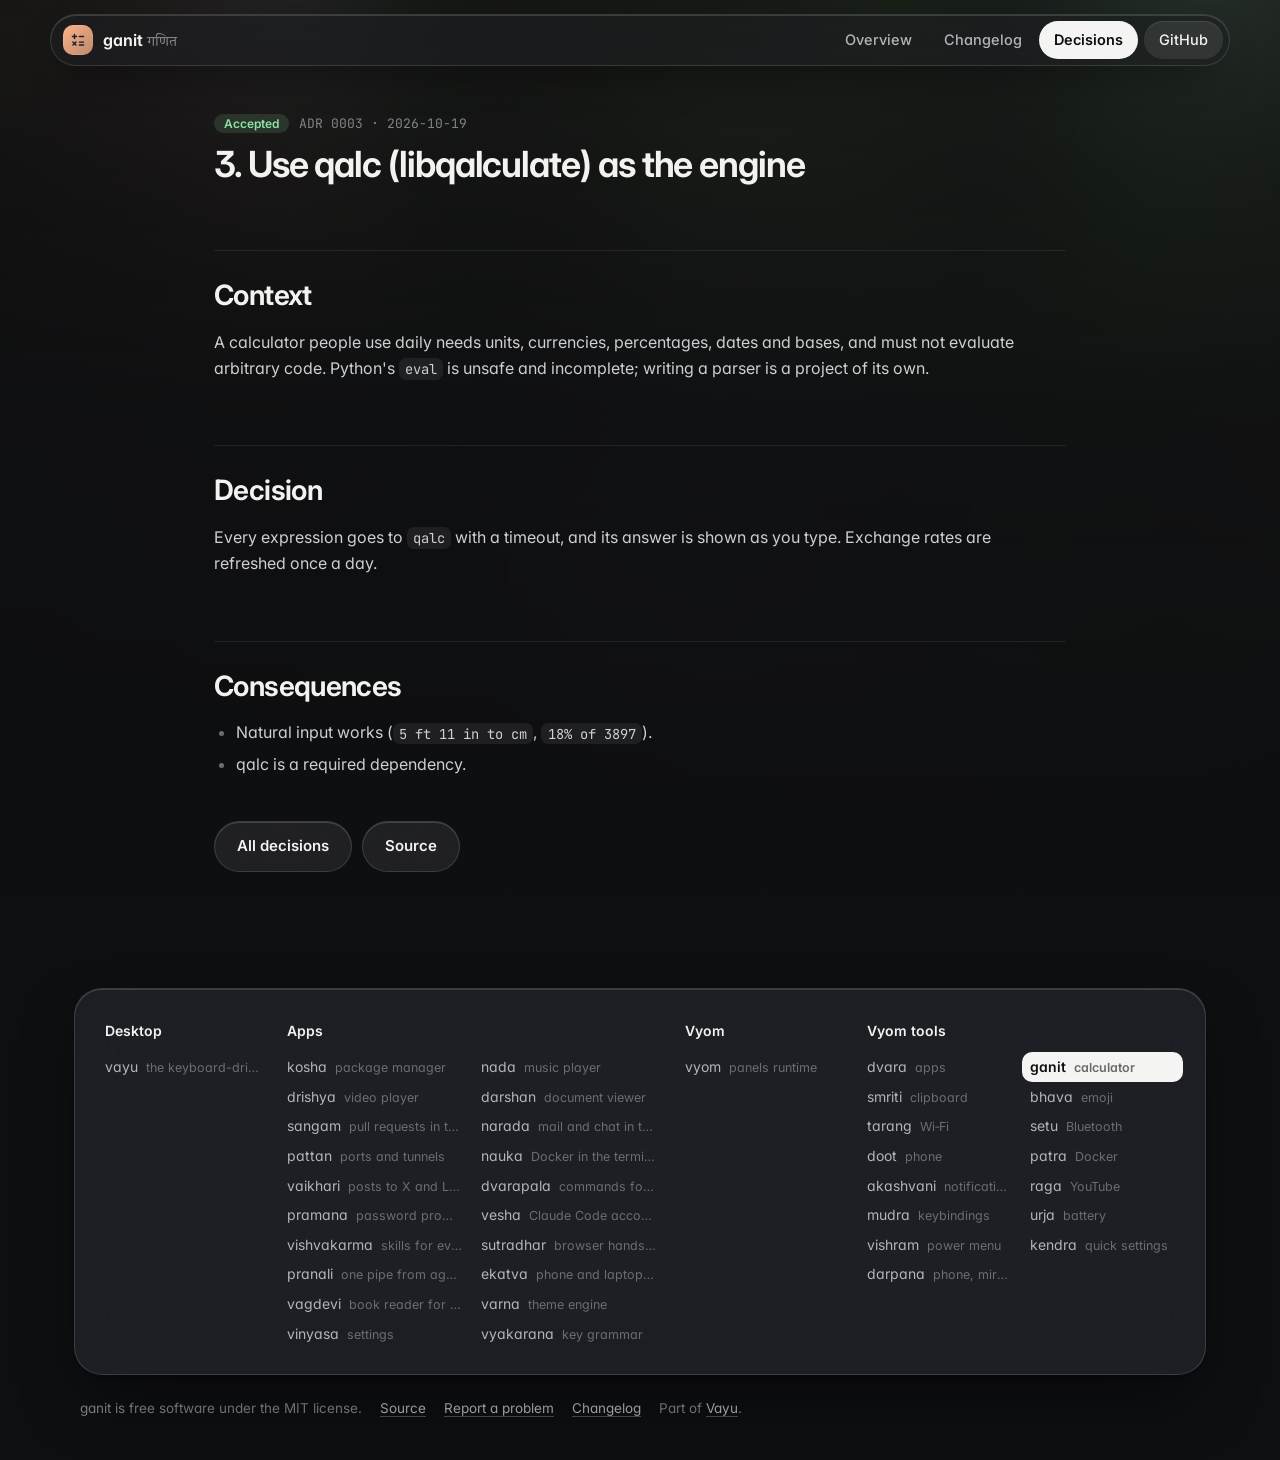
<file: docs/adr/0003-qalculate-as-the-engine.html>
<!doctype html>
<html lang="en">
<head>
<meta charset="utf-8">
<meta name="viewport" content="width=device-width, initial-scale=1">
<title>ADR 0003: 3. Use qalc (libqalculate) as the engine · ganit</title>
<meta name="description" content="Calculator and converter: answers as you type (math, units, currency, percentages) through qalc, with a history.">
<meta property="og:title" content="ADR 0003: 3. Use qalc (libqalculate) as the engine · ganit">
<meta property="og:description" content="Calculator and converter: answers as you type (math, units, currency, percentages) through qalc, with a history.">
<meta name="theme-color" content="#0e0f11">
<link rel="icon" href="../assets/logo.svg" type="image/svg+xml">
<link rel="preconnect" href="https://fonts.googleapis.com">
<link rel="preconnect" href="https://fonts.gstatic.com" crossorigin>
<link href="https://fonts.googleapis.com/css2?family=Inter:wght@400;500;600;700&family=JetBrains+Mono:wght@400;500;600&family=Tiro+Devanagari+Sanskrit&display=swap" rel="stylesheet">
<link rel="stylesheet" href="../assets/site.css">
<style>:root{--tool:#f7b07d}.backdrop:before{background-image:url("../assets/screenshots/ganit.webp")}</style>
</head>
<body class="sub">
<div class="backdrop" aria-hidden="true"></div>
<header class="top"><div class="in">
<a class="brand" href="../index.html"><img src="../assets/logo.svg" alt=""><span>ganit <small>गणित</small></span></a>
<nav><a href="../index.html" class="">Overview</a><a href="../changelog.html" class="">Changelog</a><a href="../adr/index.html" class="on hide">Decisions</a><a class="gh" href="https://github.com/Theyashsawarkar/ganit">GitHub</a></nav></div></header>

<div class="wrap solo"><article>
<p class="adrmeta"><span class="status accepted">Accepted</span> <span>ADR 0003 · 2026-10-19</span></p><h2 id="3-use-qalc-libqalculate-as-the-engine"><a class="anchor" href="#3-use-qalc-libqalculate-as-the-engine">#</a>3. Use qalc (libqalculate) as the engine</h2>
<h2 id="context"><a class="anchor" href="#context">#</a>Context</h2>
<p>A calculator people use daily needs units, currencies, percentages, dates and bases, and must not evaluate arbitrary code. Python's <code>eval</code> is unsafe and incomplete; writing a parser is a project of its own.</p>
<h2 id="decision"><a class="anchor" href="#decision">#</a>Decision</h2>
<p>Every expression goes to <code>qalc</code> with a timeout, and its answer is shown as you type. Exchange rates are refreshed once a day.</p>
<h2 id="consequences"><a class="anchor" href="#consequences">#</a>Consequences</h2>
<ul><li>Natural input works (<code>5 ft 11 in to cm</code>, <code>18% of 3897</code>).</li><li>qalc is a required dependency.</li></ul><p class="back"><a class="btn" href="index.html">All decisions</a><a class="btn" href="https://github.com/Theyashsawarkar/ganit/blob/main/docs/adr/0003-qalculate-as-the-engine.md">Source</a></p>
</article></div>
<footer><div class="in glass"><div class=""><h4>Desktop</h4><div class="list"><a href="https://vayu.theyashsawarkar.dev/" class="">vayu <span>the keyboard-driven Wayland desktop</span></a></div></div><div class="g2"><h4>Apps</h4><div class="list"><a href="https://kosha.theyashsawarkar.dev/" class="">kosha <span>package manager</span></a><a href="https://nada.theyashsawarkar.dev/" class="">nada <span>music player</span></a><a href="https://drishya.theyashsawarkar.dev/" class="">drishya <span>video player</span></a><a href="https://darshan.theyashsawarkar.dev/" class="">darshan <span>document viewer</span></a><a href="https://sangam.theyashsawarkar.dev/" class="">sangam <span>pull requests in the terminal</span></a><a href="https://narada.theyashsawarkar.dev/" class="">narada <span>mail and chat in the terminal</span></a><a href="https://pattan.theyashsawarkar.dev/" class="">pattan <span>ports and tunnels</span></a><a href="https://nauka.theyashsawarkar.dev/" class="">nauka <span>Docker in the terminal</span></a><a href="https://vaikhari.theyashsawarkar.dev/" class="">vaikhari <span>posts to X and LinkedIn</span></a><a href="https://dvarapala.theyashsawarkar.dev/" class="">dvarapala <span>commands for AI agents, approved</span></a><a href="https://pramana.theyashsawarkar.dev/" class="">pramana <span>password prompts</span></a><a href="https://vesha.theyashsawarkar.dev/" class="">vesha <span>Claude Code accounts</span></a><a href="https://vishvakarma.theyashsawarkar.dev/" class="">vishvakarma <span>skills for every AI agent</span></a><a href="https://sutradhar.theyashsawarkar.dev/" class="">sutradhar <span>browser hands for AI agents</span></a><a href="https://pranali.theyashsawarkar.dev/" class="">pranali <span>one pipe from agents to tools</span></a><a href="https://ekatva.theyashsawarkar.dev/" class="">ekatva <span>phone and laptop, linked</span></a><a href="https://vagdevi.theyashsawarkar.dev/" class="">vagdevi <span>book reader for Android</span></a><a href="https://varna.theyashsawarkar.dev/" class="">varna <span>theme engine</span></a><a href="https://vinyasa.theyashsawarkar.dev/" class="">vinyasa <span>settings</span></a><a href="https://vyakarana.theyashsawarkar.dev/" class="">vyakarana <span>key grammar</span></a></div></div><div class=""><h4>Vyom</h4><div class="list"><a href="https://vyom.theyashsawarkar.dev/" class="">vyom <span>panels runtime</span></a></div></div><div class="g2"><h4>Vyom tools</h4><div class="list"><a href="https://dvara.theyashsawarkar.dev/" class="">dvara <span>apps</span></a><a href="https://ganit.theyashsawarkar.dev/" class="me" aria-current="page">ganit <span>calculator</span></a><a href="https://smriti.theyashsawarkar.dev/" class="">smriti <span>clipboard</span></a><a href="https://bhava.theyashsawarkar.dev/" class="">bhava <span>emoji</span></a><a href="https://tarang.theyashsawarkar.dev/" class="">tarang <span>Wi‑Fi</span></a><a href="https://setu.theyashsawarkar.dev/" class="">setu <span>Bluetooth</span></a><a href="https://doot.theyashsawarkar.dev/" class="">doot <span>phone</span></a><a href="https://patra.theyashsawarkar.dev/" class="">patra <span>Docker</span></a><a href="https://akashvani.theyashsawarkar.dev/" class="">akashvani <span>notifications</span></a><a href="https://raga.theyashsawarkar.dev/" class="">raga <span>YouTube</span></a><a href="https://mudra.theyashsawarkar.dev/" class="">mudra <span>keybindings</span></a><a href="https://urja.theyashsawarkar.dev/" class="">urja <span>battery</span></a><a href="https://vishram.theyashsawarkar.dev/" class="">vishram <span>power menu</span></a><a href="https://kendra.theyashsawarkar.dev/" class="">kendra <span>quick settings</span></a><a href="https://darpana.theyashsawarkar.dev/" class="">darpana <span>phone, mirrored</span></a></div></div></div>
<div class="bottom"><span>ganit is free software under the MIT license.</span><a href="https://github.com/Theyashsawarkar/ganit">Source</a><a href="https://github.com/Theyashsawarkar/ganit/issues">Report a problem</a><a href="../changelog.html">Changelog</a><span>Part of <a href="https://vayu.theyashsawarkar.dev/">Vayu</a>.</span></div></footer>
<script>
document.querySelectorAll('pre.code').forEach(p=>{const b=document.createElement('button');b.className='copy';b.type='button';b.textContent='Copy';
b.onclick=()=>{navigator.clipboard.writeText(p.querySelector('code').innerText).then(()=>{b.textContent='Copied';b.classList.add('done');setTimeout(()=>{b.textContent='Copy';b.classList.remove('done')},1400)})};p.appendChild(b)});
const links=[...document.querySelectorAll('.toc a')];if(links.length){const hs=links.map(a=>document.getElementById(a.hash.slice(1))).filter(Boolean);
const on=()=>{let cur=hs[0];for(const h of hs){if(h.getBoundingClientRect().top<120)cur=h}links.forEach(a=>a.classList.toggle('on',cur&&a.hash==='#'+cur.id))};
addEventListener('scroll',on,{passive:true});on()}
</script>
</body>
</html>
</file>
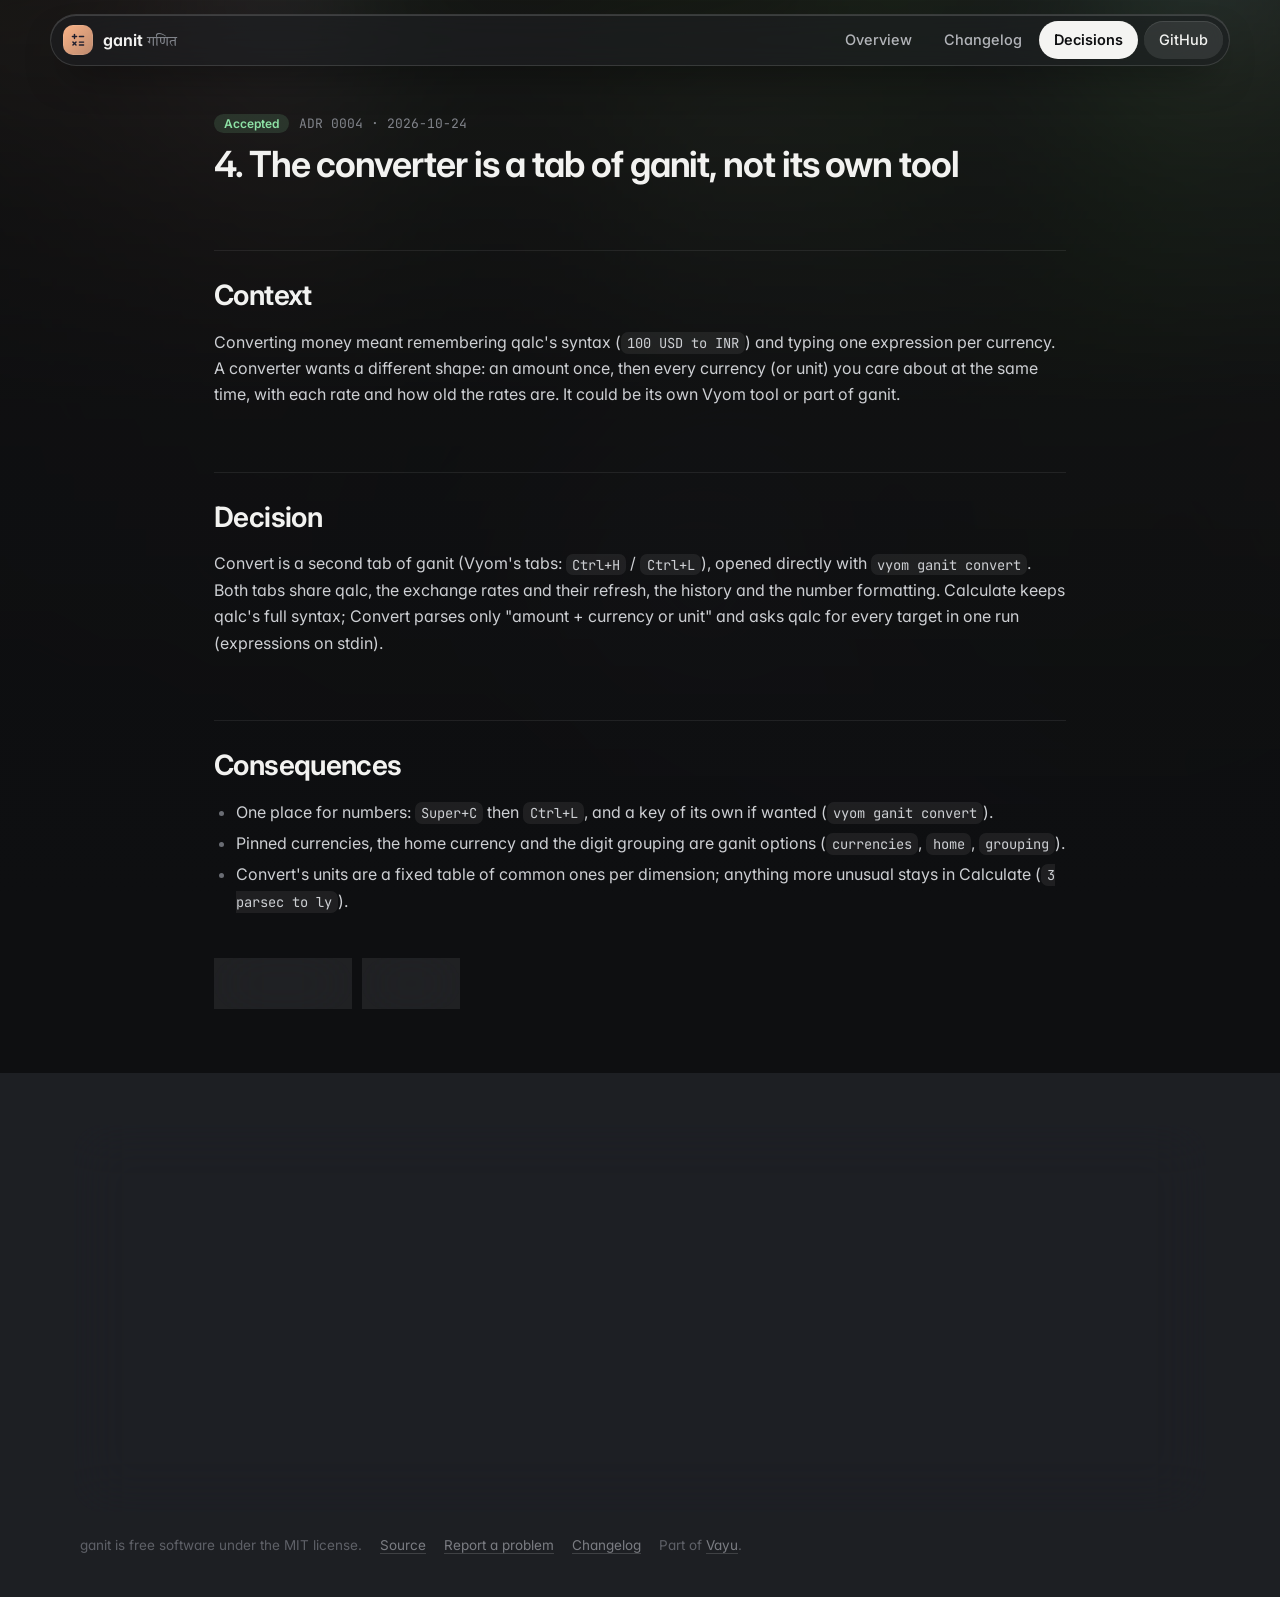
<file: docs/adr/0004-converter-as-a-tab.html>
<!doctype html>
<html lang="en">
<head>
<meta charset="utf-8">
<meta name="viewport" content="width=device-width, initial-scale=1">
<title>ADR 0004: 4. The converter is a tab of ganit, not its own tool · ganit</title>
<meta name="description" content="Calculator and converter: answers as you type (math, units, currency, percentages) through qalc, with a history.">
<meta property="og:title" content="ADR 0004: 4. The converter is a tab of ganit, not its own tool · ganit">
<meta property="og:description" content="Calculator and converter: answers as you type (math, units, currency, percentages) through qalc, with a history.">
<meta name="theme-color" content="#0e0f11">
<link rel="icon" href="../assets/logo.svg" type="image/svg+xml">
<link rel="preconnect" href="https://fonts.googleapis.com">
<link rel="preconnect" href="https://fonts.gstatic.com" crossorigin>
<link href="https://fonts.googleapis.com/css2?family=Inter:wght@400;500;600;700&family=JetBrains+Mono:wght@400;500;600&family=Tiro+Devanagari+Sanskrit&display=swap" rel="stylesheet">
<link rel="stylesheet" href="../assets/site.css">
<style>:root{--tool:#f7b07d}.backdrop:before{background-image:url("../assets/screenshots/ganit.webp")}</style>
</head>
<body class="sub">
<div class="backdrop" aria-hidden="true"></div>
<header class="top"><div class="in">
<a class="brand" href="../index.html"><img src="../assets/logo.svg" alt=""><span>ganit <small>गणित</small></span></a>
<nav><a href="../index.html" class="">Overview</a><a href="../changelog.html" class="">Changelog</a><a href="../adr/index.html" class="on hide">Decisions</a><a class="gh" href="https://github.com/Theyashsawarkar/ganit">GitHub</a></nav></div></header>

<div class="wrap solo"><article>
<p class="adrmeta"><span class="status accepted">Accepted</span> <span>ADR 0004 · 2026-10-24</span></p><h2 id="4-the-converter-is-a-tab-of-ganit-not-its-own-tool"><a class="anchor" href="#4-the-converter-is-a-tab-of-ganit-not-its-own-tool">#</a>4. The converter is a tab of ganit, not its own tool</h2>
<h2 id="context"><a class="anchor" href="#context">#</a>Context</h2>
<p>Converting money meant remembering qalc's syntax (<code>100 USD to INR</code>) and typing one expression per currency. A converter wants a different shape: an amount once, then every currency (or unit) you care about at the same time, with each rate and how old the rates are. It could be its own Vyom tool or part of ganit.</p>
<h2 id="decision"><a class="anchor" href="#decision">#</a>Decision</h2>
<p>Convert is a second tab of ganit (Vyom's tabs: <code>Ctrl+H</code> / <code>Ctrl+L</code>), opened directly with <code>vyom ganit convert</code>. Both tabs share qalc, the exchange rates and their refresh, the history and the number formatting. Calculate keeps qalc's full syntax; Convert parses only "amount + currency or unit" and asks qalc for every target in one run (expressions on stdin).</p>
<h2 id="consequences"><a class="anchor" href="#consequences">#</a>Consequences</h2>
<ul><li>One place for numbers: <code>Super+C</code> then <code>Ctrl+L</code>, and a key of its own if wanted (<code>vyom ganit convert</code>).</li><li>Pinned currencies, the home currency and the digit grouping are ganit options (<code>currencies</code>, <code>home</code>, <code>grouping</code>).</li><li>Convert's units are a fixed table of common ones per dimension; anything more unusual stays in Calculate (<code>3 parsec to ly</code>).</li></ul><p class="back"><a class="btn" href="index.html">All decisions</a><a class="btn" href="https://github.com/Theyashsawarkar/ganit/blob/main/docs/adr/0004-converter-as-a-tab.md">Source</a></p>
</article></div>
<footer><div class="in glass"><div class=""><h4>Desktop</h4><div class="list"><a href="https://vayu.theyashsawarkar.dev/" class="">vayu <span>the keyboard-driven Wayland desktop</span></a></div></div><div class="g2"><h4>Apps</h4><div class="list"><a href="https://kosha.theyashsawarkar.dev/" class="">kosha <span>package manager</span></a><a href="https://nada.theyashsawarkar.dev/" class="">nada <span>music player</span></a><a href="https://drishya.theyashsawarkar.dev/" class="">drishya <span>video player</span></a><a href="https://darshan.theyashsawarkar.dev/" class="">darshan <span>document viewer</span></a><a href="https://sangam.theyashsawarkar.dev/" class="">sangam <span>pull requests in the terminal</span></a><a href="https://narada.theyashsawarkar.dev/" class="">narada <span>mail and chat in the terminal</span></a><a href="https://pattan.theyashsawarkar.dev/" class="">pattan <span>ports and tunnels</span></a><a href="https://nauka.theyashsawarkar.dev/" class="">nauka <span>Docker in the terminal</span></a><a href="https://vaikhari.theyashsawarkar.dev/" class="">vaikhari <span>posts to X and LinkedIn</span></a><a href="https://dvarapala.theyashsawarkar.dev/" class="">dvarapala <span>commands for AI agents, approved</span></a><a href="https://pramana.theyashsawarkar.dev/" class="">pramana <span>password prompts</span></a><a href="https://vesha.theyashsawarkar.dev/" class="">vesha <span>Claude Code accounts</span></a><a href="https://vishvakarma.theyashsawarkar.dev/" class="">vishvakarma <span>skills for every AI agent</span></a><a href="https://sutradhar.theyashsawarkar.dev/" class="">sutradhar <span>browser hands for AI agents</span></a><a href="https://pranali.theyashsawarkar.dev/" class="">pranali <span>one pipe from agents to tools</span></a><a href="https://ekatva.theyashsawarkar.dev/" class="">ekatva <span>phone and laptop, linked</span></a><a href="https://vagdevi.theyashsawarkar.dev/" class="">vagdevi <span>book reader for Android</span></a><a href="https://varna.theyashsawarkar.dev/" class="">varna <span>theme engine</span></a><a href="https://vinyasa.theyashsawarkar.dev/" class="">vinyasa <span>settings</span></a><a href="https://vyakarana.theyashsawarkar.dev/" class="">vyakarana <span>key grammar</span></a></div></div><div class=""><h4>Vyom</h4><div class="list"><a href="https://vyom.theyashsawarkar.dev/" class="">vyom <span>panels runtime</span></a></div></div><div class="g2"><h4>Vyom tools</h4><div class="list"><a href="https://dvara.theyashsawarkar.dev/" class="">dvara <span>apps</span></a><a href="https://ganit.theyashsawarkar.dev/" class="me" aria-current="page">ganit <span>calculator</span></a><a href="https://smriti.theyashsawarkar.dev/" class="">smriti <span>clipboard</span></a><a href="https://bhava.theyashsawarkar.dev/" class="">bhava <span>emoji</span></a><a href="https://tarang.theyashsawarkar.dev/" class="">tarang <span>Wi‑Fi</span></a><a href="https://setu.theyashsawarkar.dev/" class="">setu <span>Bluetooth</span></a><a href="https://doot.theyashsawarkar.dev/" class="">doot <span>phone</span></a><a href="https://patra.theyashsawarkar.dev/" class="">patra <span>Docker</span></a><a href="https://akashvani.theyashsawarkar.dev/" class="">akashvani <span>notifications</span></a><a href="https://raga.theyashsawarkar.dev/" class="">raga <span>YouTube</span></a><a href="https://mudra.theyashsawarkar.dev/" class="">mudra <span>keybindings</span></a><a href="https://urja.theyashsawarkar.dev/" class="">urja <span>battery</span></a><a href="https://vishram.theyashsawarkar.dev/" class="">vishram <span>power menu</span></a><a href="https://kendra.theyashsawarkar.dev/" class="">kendra <span>quick settings</span></a><a href="https://darpana.theyashsawarkar.dev/" class="">darpana <span>phone, mirrored</span></a></div></div></div>
<div class="bottom"><span>ganit is free software under the MIT license.</span><a href="https://github.com/Theyashsawarkar/ganit">Source</a><a href="https://github.com/Theyashsawarkar/ganit/issues">Report a problem</a><a href="../changelog.html">Changelog</a><span>Part of <a href="https://vayu.theyashsawarkar.dev/">Vayu</a>.</span></div></footer>
<script>
document.querySelectorAll('pre.code').forEach(p=>{const b=document.createElement('button');b.className='copy';b.type='button';b.textContent='Copy';
b.onclick=()=>{navigator.clipboard.writeText(p.querySelector('code').innerText).then(()=>{b.textContent='Copied';b.classList.add('done');setTimeout(()=>{b.textContent='Copy';b.classList.remove('done')},1400)})};p.appendChild(b)});
const links=[...document.querySelectorAll('.toc a')];if(links.length){const hs=links.map(a=>document.getElementById(a.hash.slice(1))).filter(Boolean);
const on=()=>{let cur=hs[0];for(const h of hs){if(h.getBoundingClientRect().top<120)cur=h}links.forEach(a=>a.classList.toggle('on',cur&&a.hash==='#'+cur.id))};
addEventListener('scroll',on,{passive:true});on()}
</script>
</body>
</html>
</file>
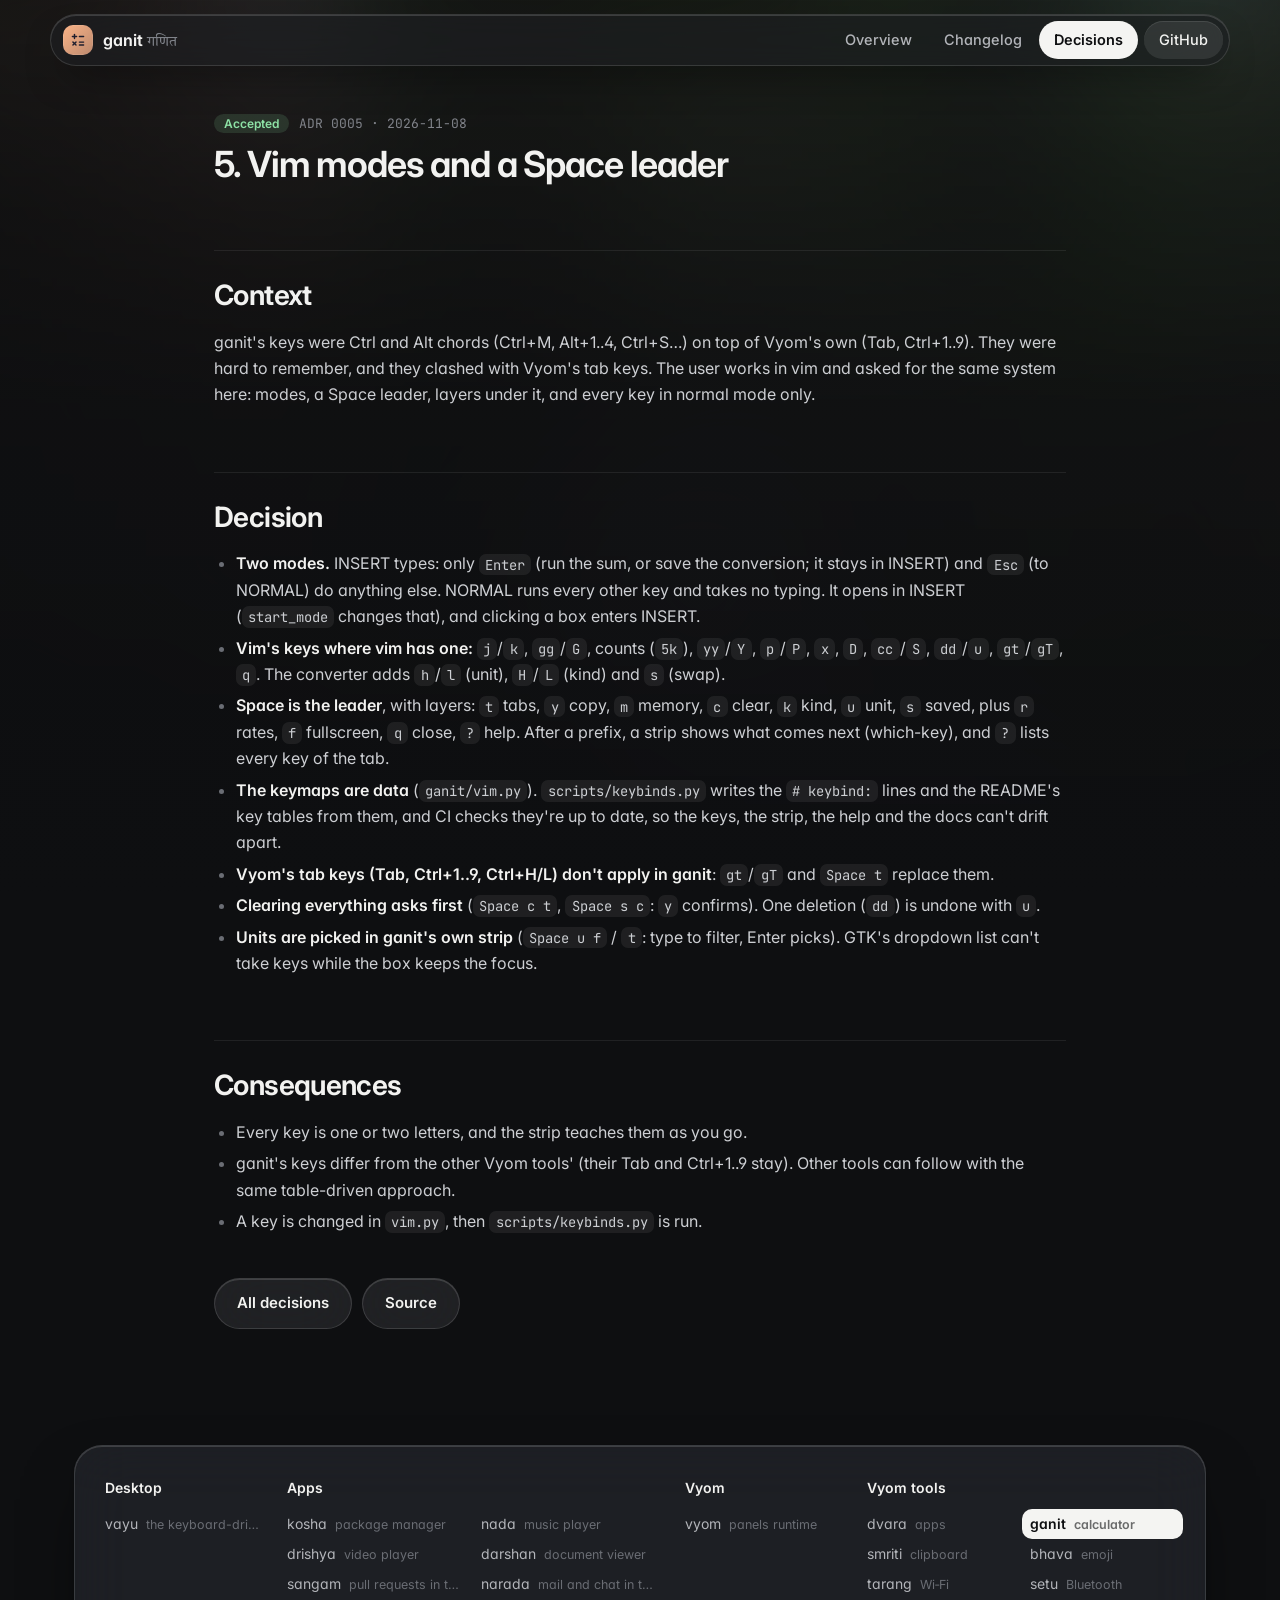
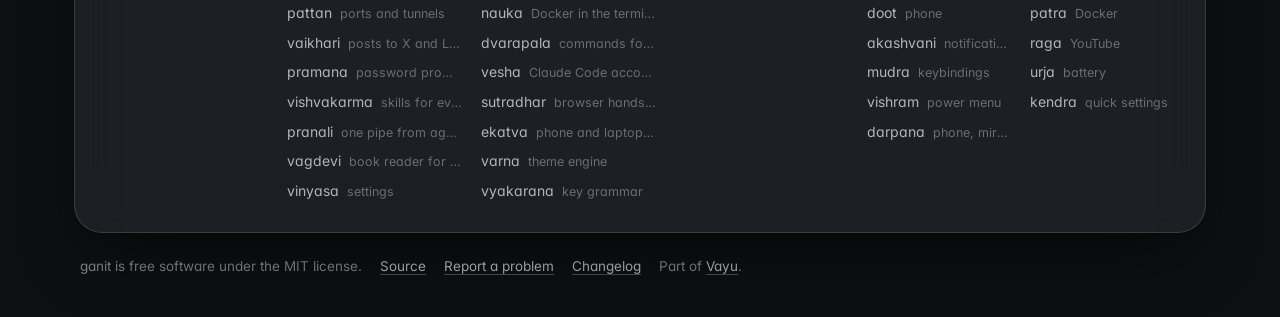
<file: docs/adr/0005-vim-modes-and-a-space-leader.html>
<!doctype html>
<html lang="en">
<head>
<meta charset="utf-8">
<meta name="viewport" content="width=device-width, initial-scale=1">
<title>ADR 0005: 5. Vim modes and a Space leader · ganit</title>
<meta name="description" content="Calculator and converter: answers as you type (math, units, currency, percentages) through qalc, with a history.">
<meta property="og:title" content="ADR 0005: 5. Vim modes and a Space leader · ganit">
<meta property="og:description" content="Calculator and converter: answers as you type (math, units, currency, percentages) through qalc, with a history.">
<meta name="theme-color" content="#0e0f11">
<link rel="icon" href="../assets/logo.svg" type="image/svg+xml">
<link rel="preconnect" href="https://fonts.googleapis.com">
<link rel="preconnect" href="https://fonts.gstatic.com" crossorigin>
<link href="https://fonts.googleapis.com/css2?family=Inter:wght@400;500;600;700&family=JetBrains+Mono:wght@400;500;600&family=Tiro+Devanagari+Sanskrit&display=swap" rel="stylesheet">
<link rel="stylesheet" href="../assets/site.css">
<style>:root{--tool:#f7b07d}.backdrop:before{background-image:url("../assets/screenshots/ganit.webp")}</style>
</head>
<body class="sub">
<div class="backdrop" aria-hidden="true"></div>
<header class="top"><div class="in">
<a class="brand" href="../index.html"><img src="../assets/logo.svg" alt=""><span>ganit <small>गणित</small></span></a>
<nav><a href="../index.html" class="">Overview</a><a href="../changelog.html" class="">Changelog</a><a href="../adr/index.html" class="on hide">Decisions</a><a class="gh" href="https://github.com/Theyashsawarkar/ganit">GitHub</a></nav></div></header>

<div class="wrap solo"><article>
<p class="adrmeta"><span class="status accepted">Accepted</span> <span>ADR 0005 · 2026-11-08</span></p><h2 id="5-vim-modes-and-a-space-leader"><a class="anchor" href="#5-vim-modes-and-a-space-leader">#</a>5. Vim modes and a Space leader</h2>
<h2 id="context"><a class="anchor" href="#context">#</a>Context</h2>
<p>ganit's keys were Ctrl and Alt chords (Ctrl+M, Alt+1..4, Ctrl+S…) on top of Vyom's own (Tab, Ctrl+1..9). They were hard to remember, and they clashed with Vyom's tab keys. The user works in vim and asked for the same system here: modes, a Space leader, layers under it, and every key in normal mode only.</p>
<h2 id="decision"><a class="anchor" href="#decision">#</a>Decision</h2>
<ul><li><strong>Two modes.</strong> INSERT types: only <code>Enter</code> (run the sum, or save the conversion; it stays in INSERT) and <code>Esc</code> (to NORMAL) do anything else. NORMAL runs every other key and takes no typing. It opens in INSERT (<code>start_mode</code> changes that), and clicking a box enters INSERT.</li><li><strong>Vim's keys where vim has one:</strong> <code>j</code>/<code>k</code>, <code>gg</code>/<code>G</code>, counts (<code>5k</code>), <code>yy</code>/<code>Y</code>, <code>p</code>/<code>P</code>, <code>x</code>, <code>D</code>, <code>cc</code>/<code>S</code>, <code>dd</code>/<code>u</code>, <code>gt</code>/<code>gT</code>, <code>q</code>. The converter adds <code>h</code>/<code>l</code> (unit), <code>H</code>/<code>L</code> (kind) and <code>s</code> (swap).</li><li><strong>Space is the leader</strong>, with layers: <code>t</code> tabs, <code>y</code> copy, <code>m</code> memory, <code>c</code> clear, <code>k</code> kind, <code>u</code> unit, <code>s</code> saved, plus <code>r</code> rates, <code>f</code> fullscreen, <code>q</code> close, <code>?</code> help. After a prefix, a strip shows what comes next (which-key), and <code>?</code> lists every key of the tab.</li><li><strong>The keymaps are data</strong> (<code>ganit/vim.py</code>). <code>scripts/keybinds.py</code> writes the <code># keybind:</code> lines and the README's key tables from them, and CI checks they're up to date, so the keys, the strip, the help and the docs can't drift apart.</li><li><strong>Vyom's tab keys (Tab, Ctrl+1..9, Ctrl+H/L) don't apply in ganit</strong>: <code>gt</code>/<code>gT</code> and <code>Space t</code> replace them.</li><li><strong>Clearing everything asks first</strong> (<code>Space c t</code>, <code>Space s c</code>: <code>y</code> confirms). One deletion (<code>dd</code>) is undone with <code>u</code>.</li><li><strong>Units are picked in ganit's own strip</strong> (<code>Space u f</code> / <code>t</code>: type to filter, Enter picks). GTK's dropdown list can't take keys while the box keeps the focus.</li></ul>
<h2 id="consequences"><a class="anchor" href="#consequences">#</a>Consequences</h2>
<ul><li>Every key is one or two letters, and the strip teaches them as you go.</li><li>ganit's keys differ from the other Vyom tools' (their Tab and Ctrl+1..9 stay). Other tools can follow with the same table-driven approach.</li><li>A key is changed in <code>vim.py</code>, then <code>scripts/keybinds.py</code> is run.</li></ul><p class="back"><a class="btn" href="index.html">All decisions</a><a class="btn" href="https://github.com/Theyashsawarkar/ganit/blob/main/docs/adr/0005-vim-modes-and-a-space-leader.md">Source</a></p>
</article></div>
<footer><div class="in glass"><div class=""><h4>Desktop</h4><div class="list"><a href="https://vayu.theyashsawarkar.dev/" class="">vayu <span>the keyboard-driven Wayland desktop</span></a></div></div><div class="g2"><h4>Apps</h4><div class="list"><a href="https://kosha.theyashsawarkar.dev/" class="">kosha <span>package manager</span></a><a href="https://nada.theyashsawarkar.dev/" class="">nada <span>music player</span></a><a href="https://drishya.theyashsawarkar.dev/" class="">drishya <span>video player</span></a><a href="https://darshan.theyashsawarkar.dev/" class="">darshan <span>document viewer</span></a><a href="https://sangam.theyashsawarkar.dev/" class="">sangam <span>pull requests in the terminal</span></a><a href="https://narada.theyashsawarkar.dev/" class="">narada <span>mail and chat in the terminal</span></a><a href="https://pattan.theyashsawarkar.dev/" class="">pattan <span>ports and tunnels</span></a><a href="https://nauka.theyashsawarkar.dev/" class="">nauka <span>Docker in the terminal</span></a><a href="https://vaikhari.theyashsawarkar.dev/" class="">vaikhari <span>posts to X and LinkedIn</span></a><a href="https://dvarapala.theyashsawarkar.dev/" class="">dvarapala <span>commands for AI agents, approved</span></a><a href="https://pramana.theyashsawarkar.dev/" class="">pramana <span>password prompts</span></a><a href="https://vesha.theyashsawarkar.dev/" class="">vesha <span>Claude Code accounts</span></a><a href="https://vishvakarma.theyashsawarkar.dev/" class="">vishvakarma <span>skills for every AI agent</span></a><a href="https://sutradhar.theyashsawarkar.dev/" class="">sutradhar <span>browser hands for AI agents</span></a><a href="https://pranali.theyashsawarkar.dev/" class="">pranali <span>one pipe from agents to tools</span></a><a href="https://ekatva.theyashsawarkar.dev/" class="">ekatva <span>phone and laptop, linked</span></a><a href="https://vagdevi.theyashsawarkar.dev/" class="">vagdevi <span>book reader for Android</span></a><a href="https://varna.theyashsawarkar.dev/" class="">varna <span>theme engine</span></a><a href="https://vinyasa.theyashsawarkar.dev/" class="">vinyasa <span>settings</span></a><a href="https://vyakarana.theyashsawarkar.dev/" class="">vyakarana <span>key grammar</span></a></div></div><div class=""><h4>Vyom</h4><div class="list"><a href="https://vyom.theyashsawarkar.dev/" class="">vyom <span>panels runtime</span></a></div></div><div class="g2"><h4>Vyom tools</h4><div class="list"><a href="https://dvara.theyashsawarkar.dev/" class="">dvara <span>apps</span></a><a href="https://ganit.theyashsawarkar.dev/" class="me" aria-current="page">ganit <span>calculator</span></a><a href="https://smriti.theyashsawarkar.dev/" class="">smriti <span>clipboard</span></a><a href="https://bhava.theyashsawarkar.dev/" class="">bhava <span>emoji</span></a><a href="https://tarang.theyashsawarkar.dev/" class="">tarang <span>Wi‑Fi</span></a><a href="https://setu.theyashsawarkar.dev/" class="">setu <span>Bluetooth</span></a><a href="https://doot.theyashsawarkar.dev/" class="">doot <span>phone</span></a><a href="https://patra.theyashsawarkar.dev/" class="">patra <span>Docker</span></a><a href="https://akashvani.theyashsawarkar.dev/" class="">akashvani <span>notifications</span></a><a href="https://raga.theyashsawarkar.dev/" class="">raga <span>YouTube</span></a><a href="https://mudra.theyashsawarkar.dev/" class="">mudra <span>keybindings</span></a><a href="https://urja.theyashsawarkar.dev/" class="">urja <span>battery</span></a><a href="https://vishram.theyashsawarkar.dev/" class="">vishram <span>power menu</span></a><a href="https://kendra.theyashsawarkar.dev/" class="">kendra <span>quick settings</span></a><a href="https://darpana.theyashsawarkar.dev/" class="">darpana <span>phone, mirrored</span></a></div></div></div>
<div class="bottom"><span>ganit is free software under the MIT license.</span><a href="https://github.com/Theyashsawarkar/ganit">Source</a><a href="https://github.com/Theyashsawarkar/ganit/issues">Report a problem</a><a href="../changelog.html">Changelog</a><span>Part of <a href="https://vayu.theyashsawarkar.dev/">Vayu</a>.</span></div></footer>
<script>
document.querySelectorAll('pre.code').forEach(p=>{const b=document.createElement('button');b.className='copy';b.type='button';b.textContent='Copy';
b.onclick=()=>{navigator.clipboard.writeText(p.querySelector('code').innerText).then(()=>{b.textContent='Copied';b.classList.add('done');setTimeout(()=>{b.textContent='Copy';b.classList.remove('done')},1400)})};p.appendChild(b)});
const links=[...document.querySelectorAll('.toc a')];if(links.length){const hs=links.map(a=>document.getElementById(a.hash.slice(1))).filter(Boolean);
const on=()=>{let cur=hs[0];for(const h of hs){if(h.getBoundingClientRect().top<120)cur=h}links.forEach(a=>a.classList.toggle('on',cur&&a.hash==='#'+cur.id))};
addEventListener('scroll',on,{passive:true});on()}
</script>
</body>
</html>
</file>
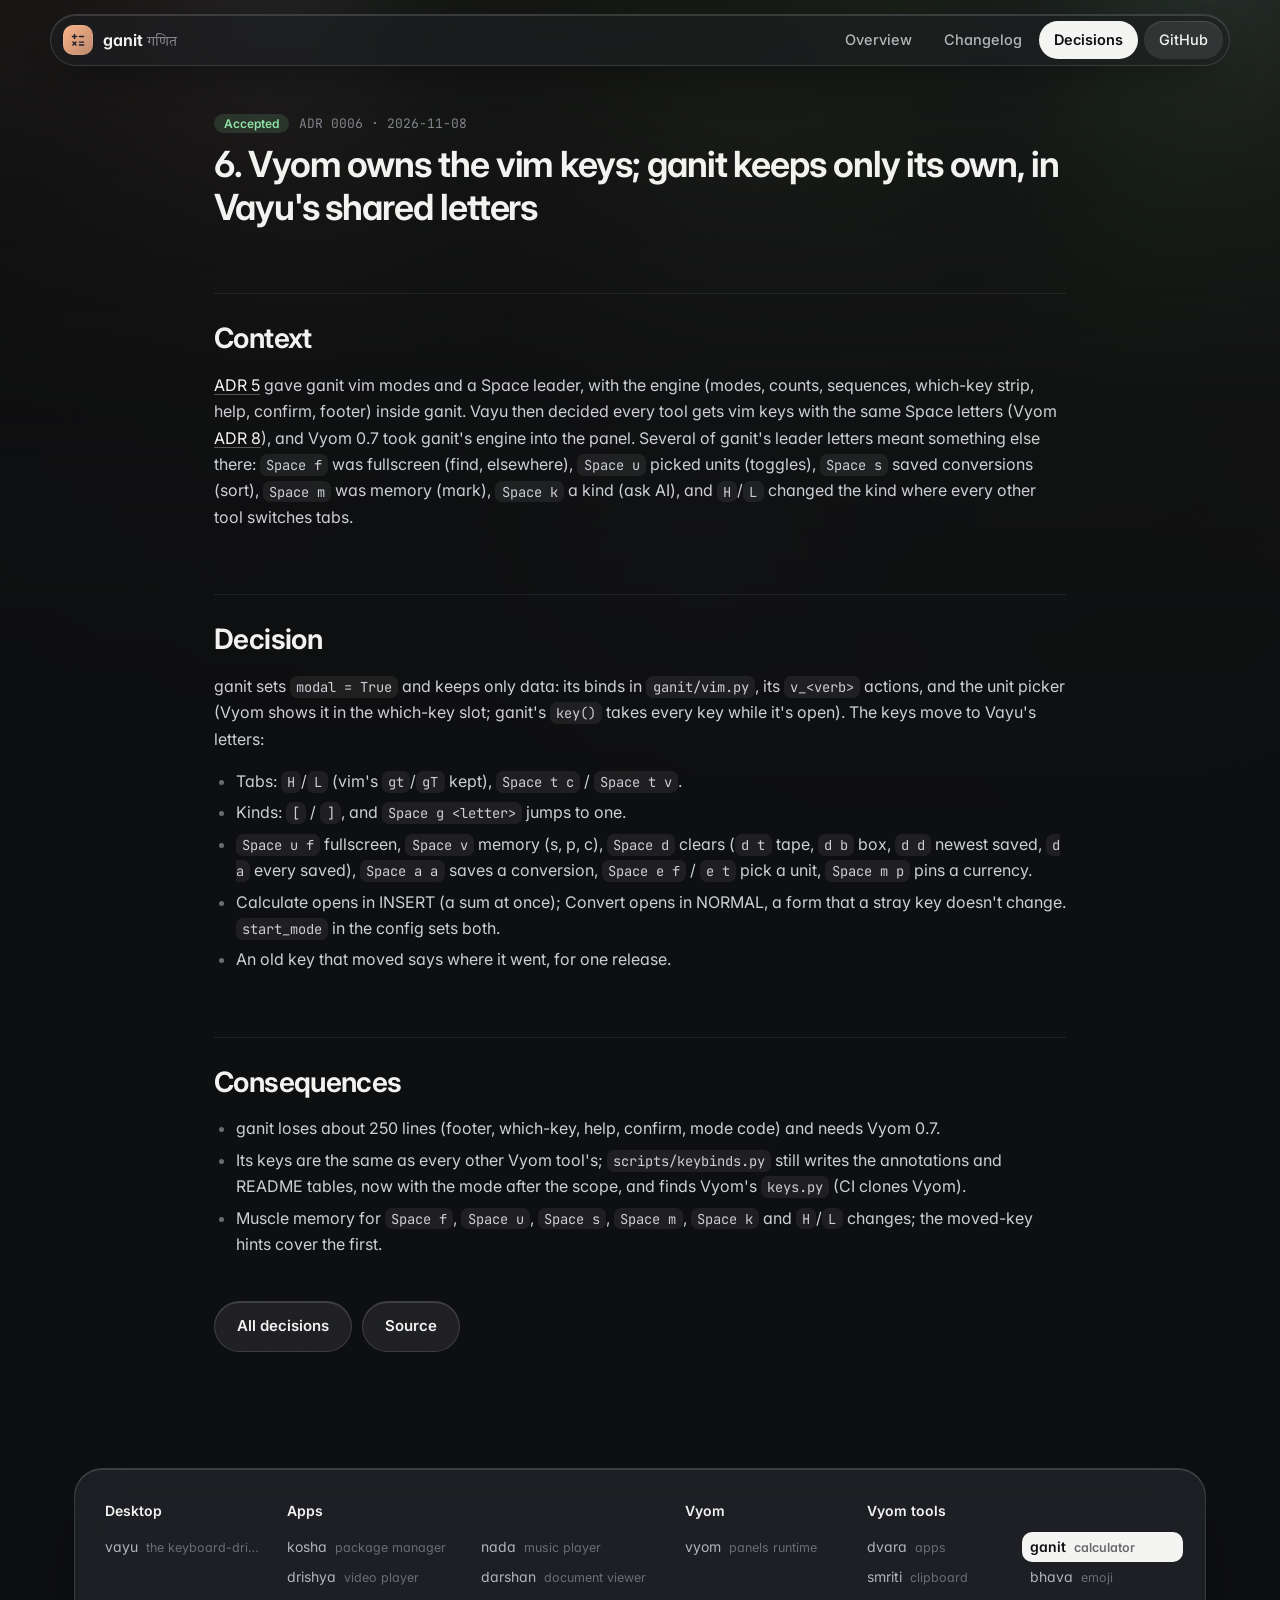
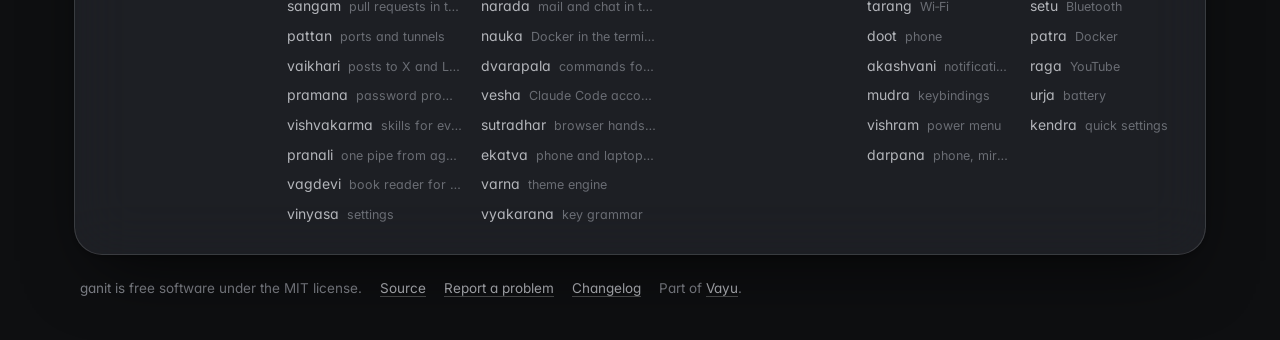
<file: docs/adr/0006-vyom-owns-the-vim-keys.html>
<!doctype html>
<html lang="en">
<head>
<meta charset="utf-8">
<meta name="viewport" content="width=device-width, initial-scale=1">
<title>ADR 0006: 6. Vyom owns the vim keys; ganit keeps only its own, in Vayu&#x27;s shared letters · ganit</title>
<meta name="description" content="Calculator and converter: answers as you type (math, units, currency, percentages) through qalc, with a history.">
<meta property="og:title" content="ADR 0006: 6. Vyom owns the vim keys; ganit keeps only its own, in Vayu&#x27;s shared letters · ganit">
<meta property="og:description" content="Calculator and converter: answers as you type (math, units, currency, percentages) through qalc, with a history.">
<meta name="theme-color" content="#0e0f11">
<link rel="icon" href="../assets/logo.svg" type="image/svg+xml">
<link rel="preconnect" href="https://fonts.googleapis.com">
<link rel="preconnect" href="https://fonts.gstatic.com" crossorigin>
<link href="https://fonts.googleapis.com/css2?family=Inter:wght@400;500;600;700&family=JetBrains+Mono:wght@400;500;600&family=Tiro+Devanagari+Sanskrit&display=swap" rel="stylesheet">
<link rel="stylesheet" href="../assets/site.css">
<style>:root{--tool:#f7b07d}.backdrop:before{background-image:url("../assets/screenshots/ganit.webp")}</style>
</head>
<body class="sub">
<div class="backdrop" aria-hidden="true"></div>
<header class="top"><div class="in">
<a class="brand" href="../index.html"><img src="../assets/logo.svg" alt=""><span>ganit <small>गणित</small></span></a>
<nav><a href="../index.html" class="">Overview</a><a href="../changelog.html" class="">Changelog</a><a href="../adr/index.html" class="on hide">Decisions</a><a class="gh" href="https://github.com/Theyashsawarkar/ganit">GitHub</a></nav></div></header>

<div class="wrap solo"><article>
<p class="adrmeta"><span class="status accepted">Accepted</span> <span>ADR 0006 · 2026-11-08</span></p><h2 id="6-vyom-owns-the-vim-keys-ganit-keeps-only-its-own-in-vayus-shared-letters"><a class="anchor" href="#6-vyom-owns-the-vim-keys-ganit-keeps-only-its-own-in-vayus-shared-letters">#</a>6. Vyom owns the vim keys; ganit keeps only its own, in Vayu's shared letters</h2>
<h2 id="context"><a class="anchor" href="#context">#</a>Context</h2>
<p><a href="0005-vim-modes-and-a-space-leader.html">ADR 5</a> gave ganit vim modes and a Space leader, with the engine (modes, counts, sequences, which-key strip, help, confirm, footer) inside ganit. Vayu then decided every tool gets vim keys with the same Space letters (Vyom <a href="0008-vim-keys-in-the-panel.html">ADR 8</a>), and Vyom 0.7 took ganit's engine into the panel. Several of ganit's leader letters meant something else there: <code>Space f</code> was fullscreen (find, elsewhere), <code>Space u</code> picked units (toggles), <code>Space s</code> saved conversions (sort), <code>Space m</code> was memory (mark), <code>Space k</code> a kind (ask AI), and <code>H</code>/<code>L</code> changed the kind where every other tool switches tabs.</p>
<h2 id="decision"><a class="anchor" href="#decision">#</a>Decision</h2>
<p>ganit sets <code>modal = True</code> and keeps only data: its binds in <code>ganit/vim.py</code>, its <code>v_&lt;verb&gt;</code> actions, and the unit picker (Vyom shows it in the which-key slot; ganit's <code>key()</code> takes every key while it's open). The keys move to Vayu's letters:</p>
<ul><li>Tabs: <code>H</code>/<code>L</code> (vim's <code>gt</code>/<code>gT</code> kept), <code>Space t c</code> / <code>Space t v</code>.</li><li>Kinds: <code>[</code> / <code>]</code>, and <code>Space g &lt;letter&gt;</code> jumps to one.</li><li><code>Space u f</code> fullscreen, <code>Space v</code> memory (s, p, c), <code>Space d</code> clears (<code>d t</code> tape, <code>d b</code> box, <code>d d</code> newest saved, <code>d a</code> every saved), <code>Space a a</code> saves a conversion, <code>Space e f</code> / <code>e t</code> pick a unit, <code>Space m p</code> pins a currency.</li><li>Calculate opens in INSERT (a sum at once); Convert opens in NORMAL, a form that a stray key doesn't change. <code>start_mode</code> in the config sets both.</li><li>An old key that moved says where it went, for one release.</li></ul>
<h2 id="consequences"><a class="anchor" href="#consequences">#</a>Consequences</h2>
<ul><li>ganit loses about 250 lines (footer, which-key, help, confirm, mode code) and needs Vyom 0.7.</li><li>Its keys are the same as every other Vyom tool's; <code>scripts/keybinds.py</code> still writes the annotations and README tables, now with the mode after the scope, and finds Vyom's <code>keys.py</code> (CI clones Vyom).</li><li>Muscle memory for <code>Space f</code>, <code>Space u</code>, <code>Space s</code>, <code>Space m</code>, <code>Space k</code> and <code>H</code>/<code>L</code> changes; the moved-key hints cover the first.</li></ul><p class="back"><a class="btn" href="index.html">All decisions</a><a class="btn" href="https://github.com/Theyashsawarkar/ganit/blob/main/docs/adr/0006-vyom-owns-the-vim-keys.md">Source</a></p>
</article></div>
<footer><div class="in glass"><div class=""><h4>Desktop</h4><div class="list"><a href="https://vayu.theyashsawarkar.dev/" class="">vayu <span>the keyboard-driven Wayland desktop</span></a></div></div><div class="g2"><h4>Apps</h4><div class="list"><a href="https://kosha.theyashsawarkar.dev/" class="">kosha <span>package manager</span></a><a href="https://nada.theyashsawarkar.dev/" class="">nada <span>music player</span></a><a href="https://drishya.theyashsawarkar.dev/" class="">drishya <span>video player</span></a><a href="https://darshan.theyashsawarkar.dev/" class="">darshan <span>document viewer</span></a><a href="https://sangam.theyashsawarkar.dev/" class="">sangam <span>pull requests in the terminal</span></a><a href="https://narada.theyashsawarkar.dev/" class="">narada <span>mail and chat in the terminal</span></a><a href="https://pattan.theyashsawarkar.dev/" class="">pattan <span>ports and tunnels</span></a><a href="https://nauka.theyashsawarkar.dev/" class="">nauka <span>Docker in the terminal</span></a><a href="https://vaikhari.theyashsawarkar.dev/" class="">vaikhari <span>posts to X and LinkedIn</span></a><a href="https://dvarapala.theyashsawarkar.dev/" class="">dvarapala <span>commands for AI agents, approved</span></a><a href="https://pramana.theyashsawarkar.dev/" class="">pramana <span>password prompts</span></a><a href="https://vesha.theyashsawarkar.dev/" class="">vesha <span>Claude Code accounts</span></a><a href="https://vishvakarma.theyashsawarkar.dev/" class="">vishvakarma <span>skills for every AI agent</span></a><a href="https://sutradhar.theyashsawarkar.dev/" class="">sutradhar <span>browser hands for AI agents</span></a><a href="https://pranali.theyashsawarkar.dev/" class="">pranali <span>one pipe from agents to tools</span></a><a href="https://ekatva.theyashsawarkar.dev/" class="">ekatva <span>phone and laptop, linked</span></a><a href="https://vagdevi.theyashsawarkar.dev/" class="">vagdevi <span>book reader for Android</span></a><a href="https://varna.theyashsawarkar.dev/" class="">varna <span>theme engine</span></a><a href="https://vinyasa.theyashsawarkar.dev/" class="">vinyasa <span>settings</span></a><a href="https://vyakarana.theyashsawarkar.dev/" class="">vyakarana <span>key grammar</span></a></div></div><div class=""><h4>Vyom</h4><div class="list"><a href="https://vyom.theyashsawarkar.dev/" class="">vyom <span>panels runtime</span></a></div></div><div class="g2"><h4>Vyom tools</h4><div class="list"><a href="https://dvara.theyashsawarkar.dev/" class="">dvara <span>apps</span></a><a href="https://ganit.theyashsawarkar.dev/" class="me" aria-current="page">ganit <span>calculator</span></a><a href="https://smriti.theyashsawarkar.dev/" class="">smriti <span>clipboard</span></a><a href="https://bhava.theyashsawarkar.dev/" class="">bhava <span>emoji</span></a><a href="https://tarang.theyashsawarkar.dev/" class="">tarang <span>Wi‑Fi</span></a><a href="https://setu.theyashsawarkar.dev/" class="">setu <span>Bluetooth</span></a><a href="https://doot.theyashsawarkar.dev/" class="">doot <span>phone</span></a><a href="https://patra.theyashsawarkar.dev/" class="">patra <span>Docker</span></a><a href="https://akashvani.theyashsawarkar.dev/" class="">akashvani <span>notifications</span></a><a href="https://raga.theyashsawarkar.dev/" class="">raga <span>YouTube</span></a><a href="https://mudra.theyashsawarkar.dev/" class="">mudra <span>keybindings</span></a><a href="https://urja.theyashsawarkar.dev/" class="">urja <span>battery</span></a><a href="https://vishram.theyashsawarkar.dev/" class="">vishram <span>power menu</span></a><a href="https://kendra.theyashsawarkar.dev/" class="">kendra <span>quick settings</span></a><a href="https://darpana.theyashsawarkar.dev/" class="">darpana <span>phone, mirrored</span></a></div></div></div>
<div class="bottom"><span>ganit is free software under the MIT license.</span><a href="https://github.com/Theyashsawarkar/ganit">Source</a><a href="https://github.com/Theyashsawarkar/ganit/issues">Report a problem</a><a href="../changelog.html">Changelog</a><span>Part of <a href="https://vayu.theyashsawarkar.dev/">Vayu</a>.</span></div></footer>
<script>
document.querySelectorAll('pre.code').forEach(p=>{const b=document.createElement('button');b.className='copy';b.type='button';b.textContent='Copy';
b.onclick=()=>{navigator.clipboard.writeText(p.querySelector('code').innerText).then(()=>{b.textContent='Copied';b.classList.add('done');setTimeout(()=>{b.textContent='Copy';b.classList.remove('done')},1400)})};p.appendChild(b)});
const links=[...document.querySelectorAll('.toc a')];if(links.length){const hs=links.map(a=>document.getElementById(a.hash.slice(1))).filter(Boolean);
const on=()=>{let cur=hs[0];for(const h of hs){if(h.getBoundingClientRect().top<120)cur=h}links.forEach(a=>a.classList.toggle('on',cur&&a.hash==='#'+cur.id))};
addEventListener('scroll',on,{passive:true});on()}
</script>
</body>
</html>
</file>
<file: docs/assets/site.css>
/* Vayu's Spatial look (the same as vayu.theyashsawarkar.dev): graphite
   glass floating over the tool's own screenshot, blurred far out of focus;
   very round; where you are is a near-white pill or brighter glass; no
   glows; colour only where it means something. The tool's own colour
   (--tool) is only its signature: the release dots. */
:root{--crust:#0e0f11;--mantle:#141518;--base:#1b1c20;--s0:#2a2c31;--s1:#3a3c42;--ov0:#6a6d74;--ov1:#80838a;
--sub0:#b3b5ba;--sub1:#cdcfd3;--text:#f2f2f0;--accent:#f4f4f2;--green:#8ee2a6;--peach:#f7b07d;--red:#ff9389;--blue:#93c4ff;--yellow:#f3d47f;
--glass:rgba(52,54,60,.44);--hi:rgba(255,255,255,.09);--rim:rgba(255,255,255,.13);--lit:inset 0 1px 0 rgba(255,255,255,.15);
--float:0 30px 70px -24px rgba(0,0,0,.7),0 2px 6px rgba(0,0,0,.25);--blur:blur(28px) saturate(160%);
--ui:"Inter","Adwaita Sans",system-ui,sans-serif;--mono:"JetBrains Mono","JetBrainsMono Nerd Font",ui-monospace,monospace;
--sa:"Tiro Devanagari Sanskrit","Noto Serif Devanagari",serif;color-scheme:dark}
*{box-sizing:border-box}html{scroll-behavior:smooth;scroll-padding-top:96px}
body{margin:0;min-height:100vh;background:var(--crust);color:var(--text);font:16px/1.65 var(--ui);-webkit-font-smoothing:antialiased;font-feature-settings:"cv11","ss01"}
/* the backdrop: the tool's screenshot, out of focus, fading to graphite */
.backdrop{position:fixed;inset:0;z-index:-1;overflow:hidden;pointer-events:none}
.backdrop:before{content:"";position:absolute;inset:-12%;background:center/cover no-repeat;filter:blur(64px) saturate(1.25) brightness(.62);transform:translateZ(0)}
.backdrop:after{content:"";position:absolute;inset:0;background:linear-gradient(to bottom,rgba(14,15,17,.25),rgba(14,15,17,.8) 60%,var(--crust))}
.backdrop.none:before{background:radial-gradient(60% 50% at 50% 0%,color-mix(in srgb,var(--tool) 22%,transparent),transparent 70%);filter:none}
.sub .backdrop:after{background:linear-gradient(to bottom,rgba(14,15,17,.55),rgba(14,15,17,.93) 45%,var(--crust))}
a{color:var(--accent);text-decoration:underline;text-decoration-color:rgba(244,244,242,.3);text-underline-offset:3px}
a:hover{text-decoration-color:currentColor}
code{font:.86em var(--mono);background:rgba(255,255,255,.07);padding:.14em .45em;border-radius:7px;color:var(--sub1)}
kbd{display:inline-block;min-width:1.7em;padding:.05em .45em;font:500 .8em/1.6 var(--mono);text-align:center;color:var(--text);background:rgba(255,255,255,.08);border:1px solid rgba(255,255,255,.14);border-bottom-width:2px;border-radius:8px}
img{max-width:100%;height:auto}
:focus-visible{outline:2px solid var(--accent);outline-offset:3px;border-radius:10px}
.glass{background:var(--glass);-webkit-backdrop-filter:var(--blur);backdrop-filter:var(--blur);border:1px solid var(--rim);box-shadow:var(--lit),var(--float)}
/* nav: a floating glass capsule; the page you're on is the near-white pill */
.top{position:sticky;top:0;z-index:20;padding:14px 24px 0}
.top .in{max-width:1180px;margin:0 auto;padding:6px 6px 6px 10px;display:flex;align-items:center;gap:18px;border-radius:999px;
background:rgba(30,31,35,.62);-webkit-backdrop-filter:var(--blur);backdrop-filter:var(--blur);border:1px solid var(--rim);box-shadow:var(--lit),0 18px 40px -18px rgba(0,0,0,.7)}
.brand{display:flex;align-items:center;gap:10px;font-weight:650;font-size:16px;color:var(--text);text-decoration:none;padding:2px 6px 2px 2px;border-radius:999px}
.brand img{width:30px;height:30px;border-radius:10px}.brand small{font:400 14px var(--sa);color:var(--ov1)}
.top nav{display:flex;gap:2px;margin-left:auto}
.top nav a{color:var(--sub0);padding:7px 15px;border-radius:999px;font-size:14.5px;font-weight:500;text-decoration:none;white-space:nowrap;transition:background-color .15s,color .15s}
.top nav a:hover{background:rgba(255,255,255,.08);color:var(--text)}
.top nav a.on{background:var(--accent);color:var(--crust);font-weight:600}
.top nav a.gh{color:var(--text);background:rgba(255,255,255,.09);box-shadow:inset 0 1px 0 rgba(255,255,255,.1);margin-left:4px}.top nav a.gh:hover{background:rgba(255,255,255,.15)}
/* hero: the logo, the name, the verse, then the tool itself */
.hero{max-width:860px;margin:0 auto;padding:76px 24px 0;text-align:center}
.hero .logo{width:104px;height:104px;border-radius:28px;box-shadow:0 26px 50px -18px rgba(0,0,0,.8),0 0 0 1px rgba(255,255,255,.08)}
.hero h1{font-size:clamp(46px,7vw,76px);line-height:1;margin:26px 0 10px;letter-spacing:-.04em;font-weight:700}
.hero .sa{font-size:16px;color:var(--sub0)}.hero .sa b{font:400 21px var(--sa);color:var(--sub1);margin-right:6px}.hero .sa i{font-style:normal;color:var(--ov1)}
.hero p.lead{font-size:19.5px;line-height:1.55;color:var(--sub1);max-width:34em;margin:22px auto 0;text-wrap:pretty}
.hero .shloka{margin:34px auto 0;max-width:600px}
.hero .shloka p{margin:0;font:400 21px/1.55 var(--sa);color:var(--text)}
.hero .shloka figcaption{margin-top:10px;font-size:14.5px;color:var(--sub0);text-wrap:pretty}.hero .shloka cite{display:block;margin-top:2px;color:var(--ov1);font-style:normal;font-size:13px}
.cta{display:flex;gap:10px;flex-wrap:wrap;justify-content:center;margin-top:32px}
.btn{display:inline-flex;align-items:center;gap:8px;padding:12px 22px;border-radius:999px;font-weight:600;font-size:15px;color:var(--text);
background:rgba(255,255,255,.08);border:1px solid var(--rim);box-shadow:var(--lit);-webkit-backdrop-filter:var(--blur);backdrop-filter:var(--blur);text-decoration:none;transition:background-color .15s}
.btn:hover{background:rgba(255,255,255,.14)}
.btn.primary{background:var(--accent);color:var(--crust);border-color:transparent;box-shadow:0 10px 30px -12px rgba(0,0,0,.6)}.btn.primary:hover{background:#fff}
.meta{display:flex;gap:6px;flex-wrap:wrap;justify-content:center;margin-top:20px;font-size:13.5px;color:var(--ov1)}
.meta span{padding:4px 12px;border-radius:999px;border:1px solid rgba(255,255,255,.09)}.meta b{color:var(--sub1);font-weight:600}
.shot{max-width:1180px;margin:56px auto 0;padding:0 24px;display:flex;gap:22px;justify-content:center;align-items:flex-start}
.shot img{display:block;border-radius:26px;border:1px solid var(--rim);background:var(--base);box-shadow:0 0 0 6px rgba(255,255,255,.04),0 50px 110px -30px rgba(0,0,0,.85)}
.shot.many img{flex:1 1 0;min-width:0;max-width:300px;border-radius:30px}
.shot figcaption{display:none}
/* layout: a glass "On this page" panel beside the article */
.wrap{max-width:1180px;margin:0 auto;padding:72px 24px 40px;display:grid;grid-template-columns:240px minmax(0,1fr);gap:56px}
.sub .wrap{padding-top:48px}
.wrap.solo{grid-template-columns:minmax(0,1fr);max-width:900px}.wrap.solo article{max-width:none}
.adrmeta+h2{border-top:0;padding-top:0;margin-top:10px;font-size:36px;letter-spacing:-.03em}
article>h2:first-child{font-size:36px;letter-spacing:-.03em}
.toc{position:sticky;top:92px;align-self:start;max-height:calc(100vh - 112px);overflow:auto;scrollbar-width:thin;scrollbar-color:rgba(255,255,255,.15) transparent;
padding:14px 8px 10px;border-radius:24px;background:rgba(30,31,35,.6);-webkit-backdrop-filter:var(--blur);backdrop-filter:var(--blur);border:1px solid var(--rim);box-shadow:var(--lit),0 24px 50px -24px rgba(0,0,0,.7)}
.toc:empty{display:none}
.toc b{display:block;font-size:13px;font-weight:600;color:var(--ov1);margin:0 12px 6px}
.toc a{display:block;color:var(--sub0);padding:6px 12px;border-radius:14px;font-size:13.5px;line-height:1.4;text-decoration:none;transition:background-color .15s,color .15s}
.toc a.l3{padding:4px 12px 4px 24px;font-size:12.5px;color:var(--ov1)}
.toc a:hover{color:var(--text);background:rgba(255,255,255,.06)}
.toc a.on{color:var(--text);background:rgba(255,255,255,.11);box-shadow:inset 0 1px 0 rgba(255,255,255,.12),inset 0 0 0 1px rgba(255,255,255,.08)}
article{min-width:0;max-width:820px}
article h2{font-size:28px;line-height:1.2;letter-spacing:-.022em;margin:64px 0 14px;padding-top:28px;border-top:1px solid rgba(255,255,255,.08);font-weight:650}
article>h2:first-child,article>section:first-child h2{margin-top:0;padding-top:0;border-top:0}
article h3{font-size:19px;margin:34px 0 10px;font-weight:600;letter-spacing:-.01em}article h4{font-size:16px;margin:24px 0 8px;color:var(--sub1)}
article p,article li{color:var(--sub1);overflow-wrap:anywhere}article strong{color:var(--text);font-weight:600}
article .anchor{opacity:0;margin-left:-22px;width:22px;display:inline-block;color:var(--ov0);text-decoration:none}
article h2:hover .anchor,article h3:hover .anchor{opacity:1}
article ul,article ol{padding-left:22px}article li{margin:5px 0}article li::marker{color:var(--ov0)}
article img{border-radius:22px;border:1px solid var(--rim);box-shadow:0 30px 70px -28px rgba(0,0,0,.85)}
article p[align=center]{text-align:center}article p[align=center] img{margin:6px 0}
article blockquote{margin:22px 0;padding:14px 20px;background:rgba(255,255,255,.04);border:1px solid rgba(255,255,255,.08);box-shadow:inset 0 1px 0 rgba(255,255,255,.06);border-radius:20px}
article blockquote p{margin:.2em 0;color:var(--sub0)}
pre.code{position:relative;background:rgba(10,11,13,.6);border:1px solid rgba(255,255,255,.08);border-radius:18px;padding:18px 20px;overflow:auto;font:13.5px/1.65 var(--mono);color:var(--sub1)}
pre.code code{background:none;padding:0;font-size:inherit;color:inherit}
pre.code .copy{position:absolute;top:10px;right:10px;font:600 12.5px var(--ui);padding:5px 13px;border-radius:999px;border:1px solid rgba(255,255,255,.12);background:rgba(255,255,255,.08);color:var(--sub1);cursor:pointer;opacity:0;transition:opacity .15s,background-color .15s}
pre.code:hover .copy,pre.code .copy:focus-visible{opacity:1}pre.code .copy:hover{background:var(--accent);color:var(--crust)}
pre.code .copy.done{background:var(--green);color:var(--crust);border-color:transparent;opacity:1}
.table{overflow:auto;margin:18px 0 22px;border:1px solid rgba(255,255,255,.09);border-radius:20px;background:rgba(255,255,255,.035)}
table{border-collapse:collapse;width:100%;font-size:14.5px}
th{text-align:left;color:var(--ov1);font-size:13px;font-weight:600;padding:12px 16px;border-bottom:1px solid rgba(255,255,255,.08);white-space:nowrap}
td{padding:11px 16px;border-top:1px solid rgba(255,255,255,.05);color:var(--sub1);vertical-align:top}tbody tr:first-child td{border-top:0}
td code{white-space:nowrap}
/* changelog: each release a glass card on a thread */
.release{position:relative;margin:0 0 18px 22px;padding:22px 26px 10px;border-radius:24px;background:rgba(255,255,255,.035);border:1px solid rgba(255,255,255,.08);box-shadow:inset 0 1px 0 rgba(255,255,255,.07)}
.release:before{content:"";position:absolute;left:-23px;top:0;bottom:-18px;width:1px;background:rgba(255,255,255,.1)}
.release:after{content:"";position:absolute;left:-28px;top:30px;width:11px;height:11px;border-radius:50%;background:var(--tool);box-shadow:0 0 0 4px var(--crust)}
.release:last-child:before{bottom:auto;height:30px}
.release h2{margin:0 0 6px;padding:0;border:0;font-size:22px;display:flex;align-items:baseline;flex-wrap:wrap;gap:4px 12px}
.release h2 .date{font:500 13.5px var(--mono);color:var(--ov1)}
.release .tag{font:600 12.5px var(--ui);padding:3px 11px;border-radius:999px;background:rgba(255,255,255,.08);color:var(--sub1);text-decoration:none;margin-left:auto}
.release .tag:hover{background:rgba(255,255,255,.14);color:var(--text)}
.release h3{font-size:15px;color:var(--sub0);margin:18px 0 6px}
/* decisions */
.cards{display:grid;grid-template-columns:repeat(auto-fill,minmax(min(300px,100%),1fr));gap:14px;margin:22px 0}
.card{display:block;background:rgba(255,255,255,.04);border:1px solid rgba(255,255,255,.09);box-shadow:inset 0 1px 0 rgba(255,255,255,.07);border-radius:24px;padding:20px 22px;color:var(--text);text-decoration:none;transition:background-color .15s,border-color .15s}
.card:hover{background:var(--hi);border-color:rgba(255,255,255,.18)}
.card .n{font:500 12.5px var(--mono);color:var(--ov1);display:flex;gap:8px;align-items:center}.card h3{margin:10px 0 6px;font-size:17px;line-height:1.35}.card p{margin:0;color:var(--sub0);font-size:14px}
.status{display:inline-block;font:600 12px var(--ui);padding:2px 10px;border-radius:999px;background:rgba(142,226,166,.14);color:var(--green)}
.status.superseded,.status.deprecated{background:rgba(247,176,125,.14);color:var(--peach)}.status.proposed{background:rgba(147,196,255,.14);color:var(--blue)}
.adrmeta{display:flex;gap:10px;align-items:center;font:13px var(--mono);color:var(--ov1);margin:0 0 6px}
.back{display:flex;gap:10px;margin-top:44px}.back a{text-decoration:none}
/* footer: the family, in one glass panel */
footer{max-width:1180px;margin:60px auto 0;padding:0 24px 40px}
footer .in{display:grid;grid-template-columns:1fr 2.4fr 1fr 2fr;gap:28px;padding:30px 30px 26px;border-radius:28px}
footer h4{margin:0 0 10px;font-size:14px;font-weight:600;color:var(--text)}
footer .list{display:grid;gap:0 18px}footer .g2 .list{grid-template-columns:1fr 1fr}
footer a{display:flex;gap:8px;align-items:baseline;color:var(--sub0);font-size:14px;padding:3px 8px;margin:0 -8px;border-radius:10px;text-decoration:none;min-width:0}
footer a:hover{color:var(--text);background:rgba(255,255,255,.06)}footer a span{color:var(--ov0);font-size:12.5px;white-space:nowrap;overflow:hidden;text-overflow:ellipsis}
footer a.me{color:var(--crust);background:var(--accent);font-weight:600}footer a.me span{color:rgba(14,15,17,.6)}
footer .bottom{display:flex;flex-wrap:wrap;gap:6px 18px;padding:22px 6px 0;color:var(--ov1);font-size:13.5px}
footer .bottom a{display:inline;padding:0;margin:0;font-size:13.5px;color:var(--sub0);text-decoration:underline;text-decoration-color:rgba(255,255,255,.25)}footer .bottom a:hover{background:none}
@media(max-width:1000px){footer .in{grid-template-columns:1fr 1fr}}
@media(max-width:900px){.wrap{grid-template-columns:1fr;gap:28px}.toc{display:none}}
@media(max-width:640px){.top{padding:10px 10px 0}.top .in{gap:6px;padding-left:6px}.brand small,.brand span{display:none}
.top nav{overflow-x:auto;scrollbar-width:none}.top nav::-webkit-scrollbar{display:none}.top nav a{padding:7px 11px;font-size:14px}.top nav a.hide{display:none}
.hero{padding:44px 16px 0}.hero .logo{width:84px;height:84px;border-radius:23px}.hero p.lead{font-size:17px}.hero .shloka p{font-size:18.5px}
.shot{margin-top:36px;padding:0 16px;gap:10px}.shot img{border-radius:16px}.shot.many img{border-radius:18px}
.wrap{padding:52px 16px 32px}article h2{font-size:23px}.release{margin-left:14px;padding:18px 18px 8px}.release:before{left:-15px}.release:after{left:-20px}
footer{padding:0 16px 32px}footer .in{grid-template-columns:1fr;padding:22px 20px}footer .g2 .list{grid-template-columns:1fr}}
@media(prefers-reduced-motion:reduce){html{scroll-behavior:auto}*{transition:none!important}}
</file>
